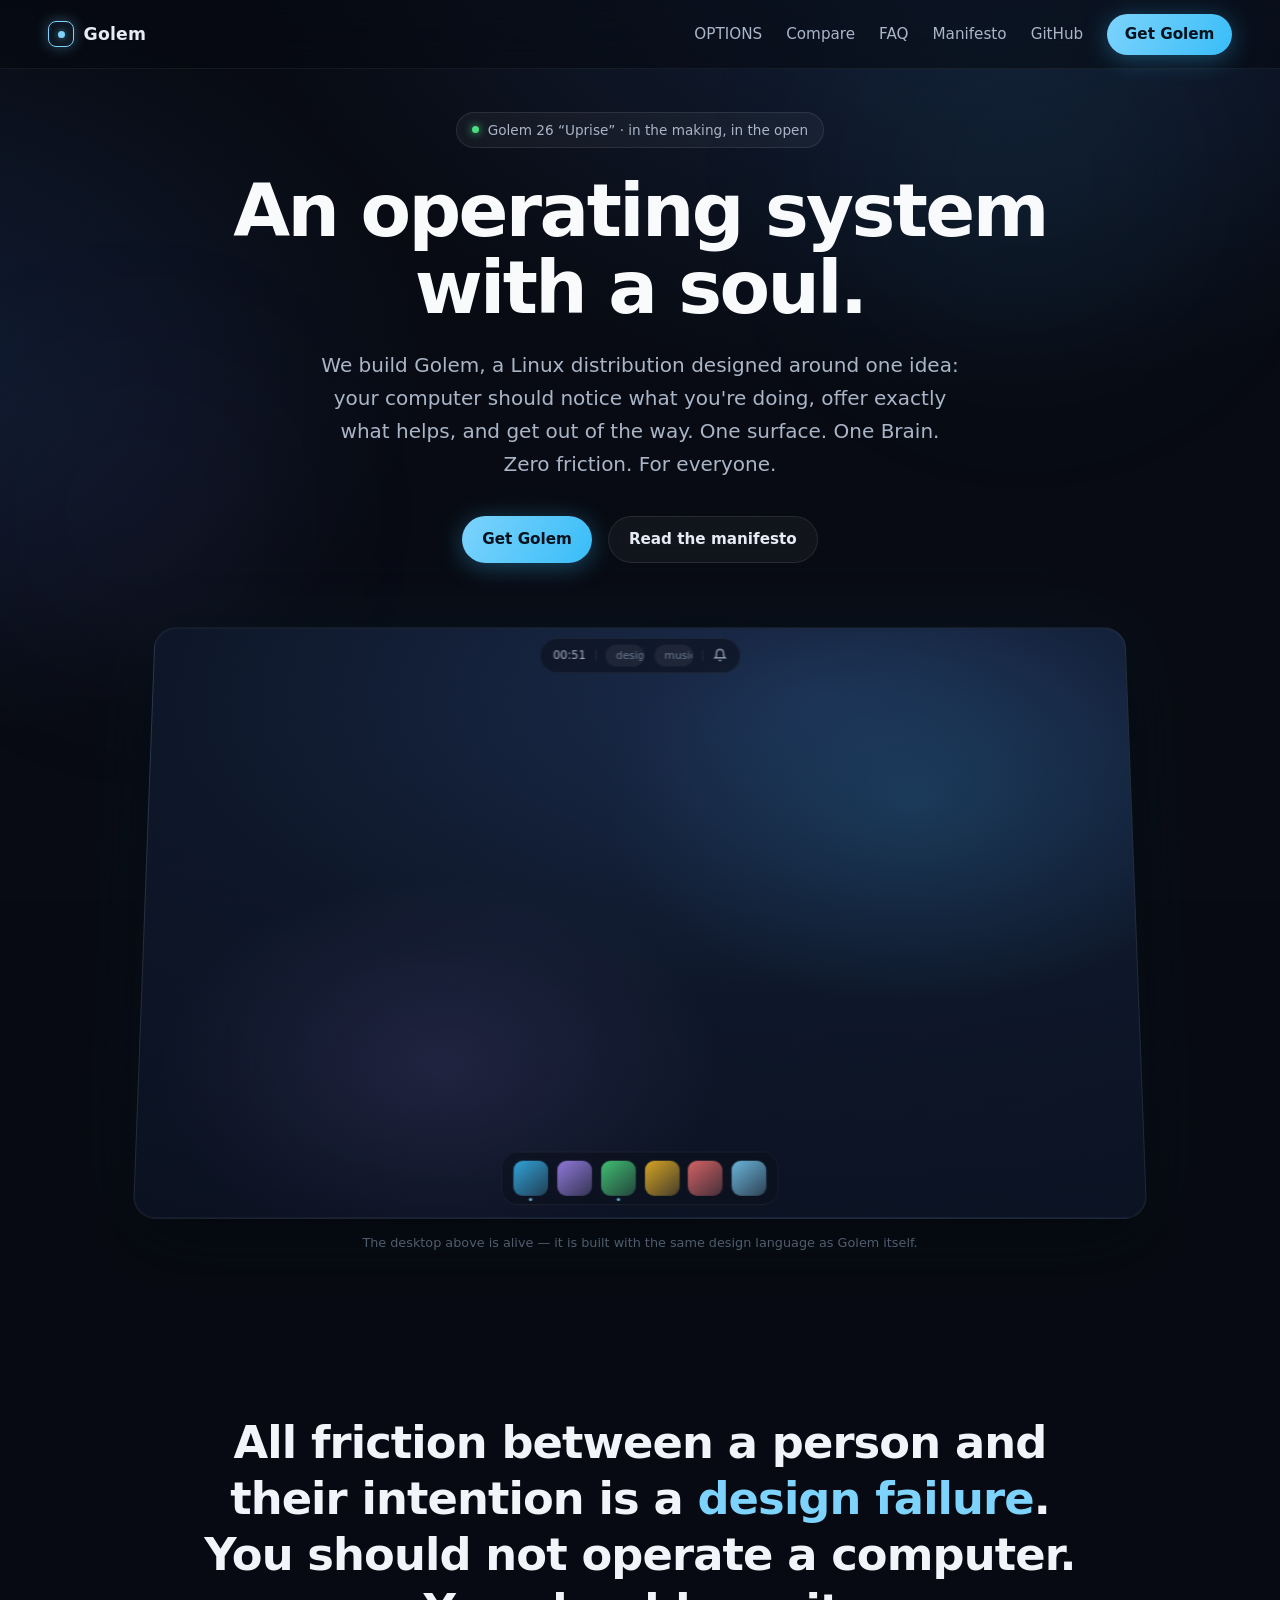
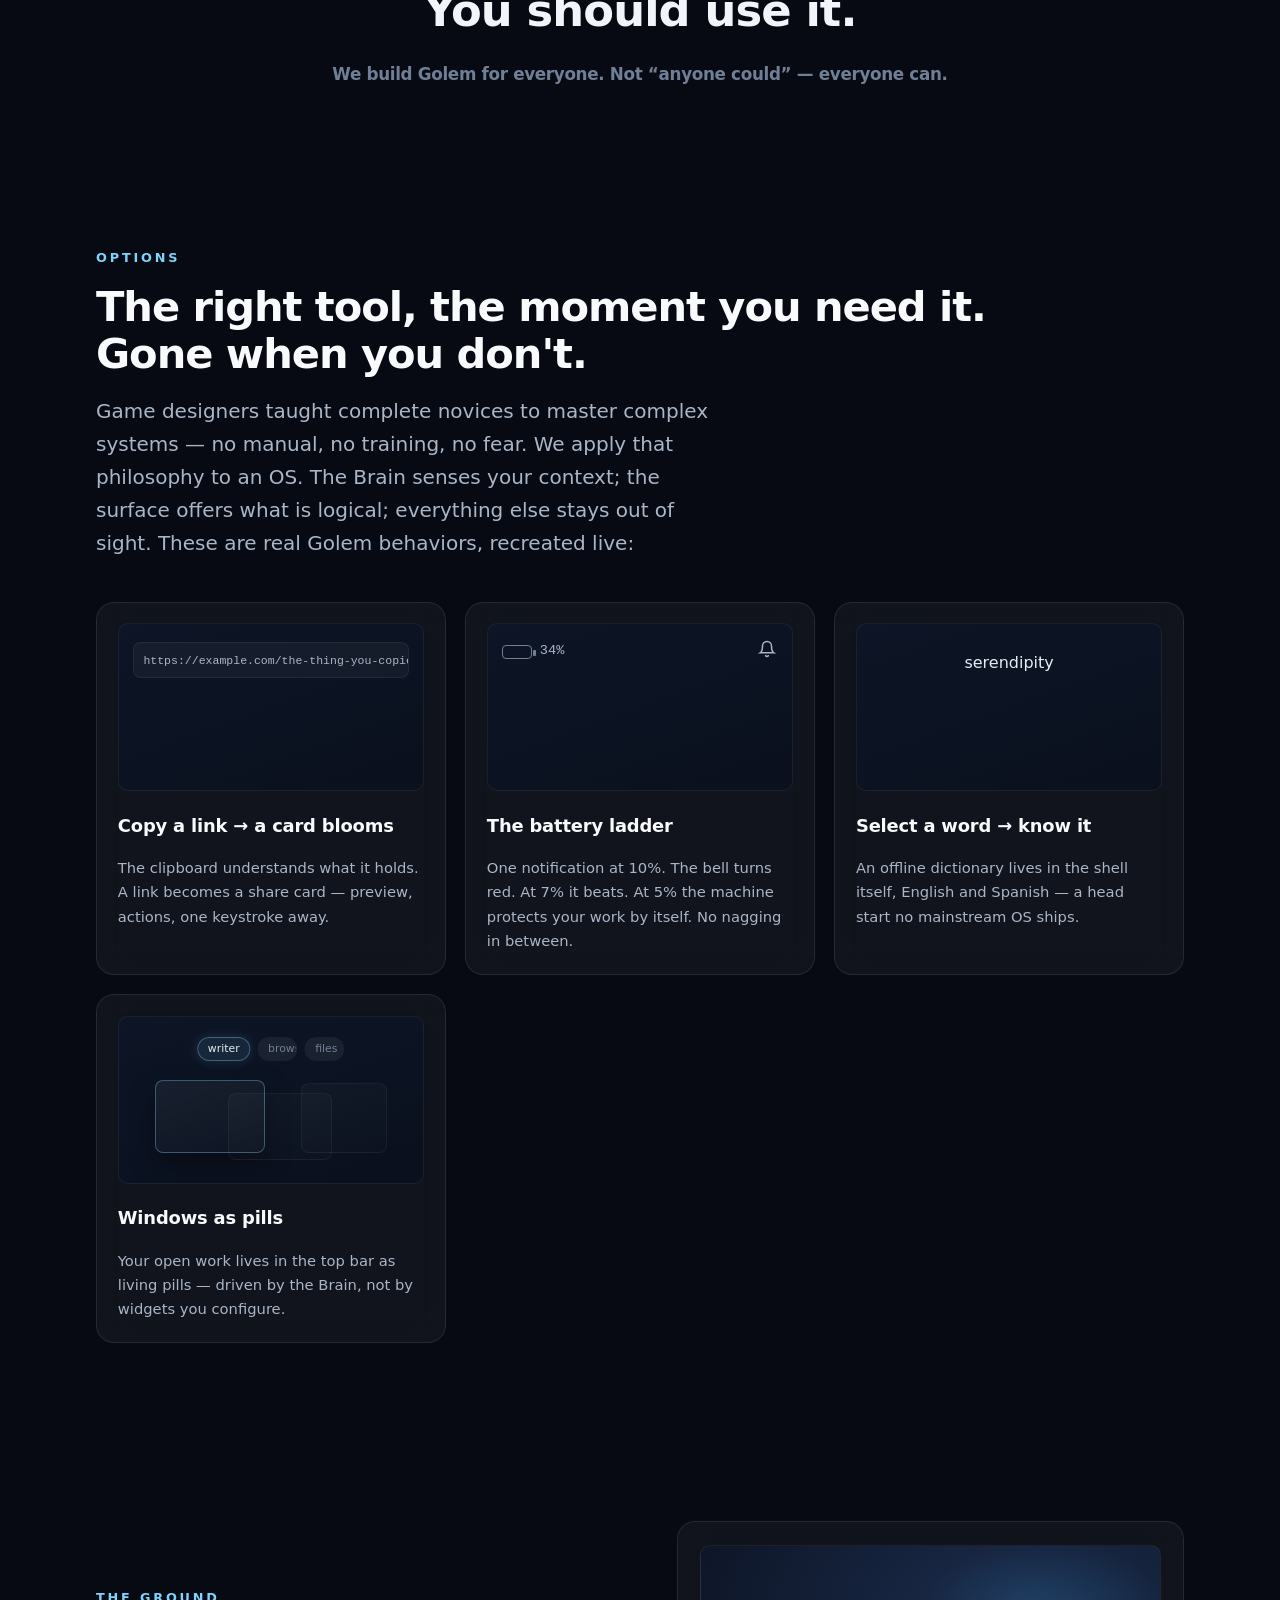
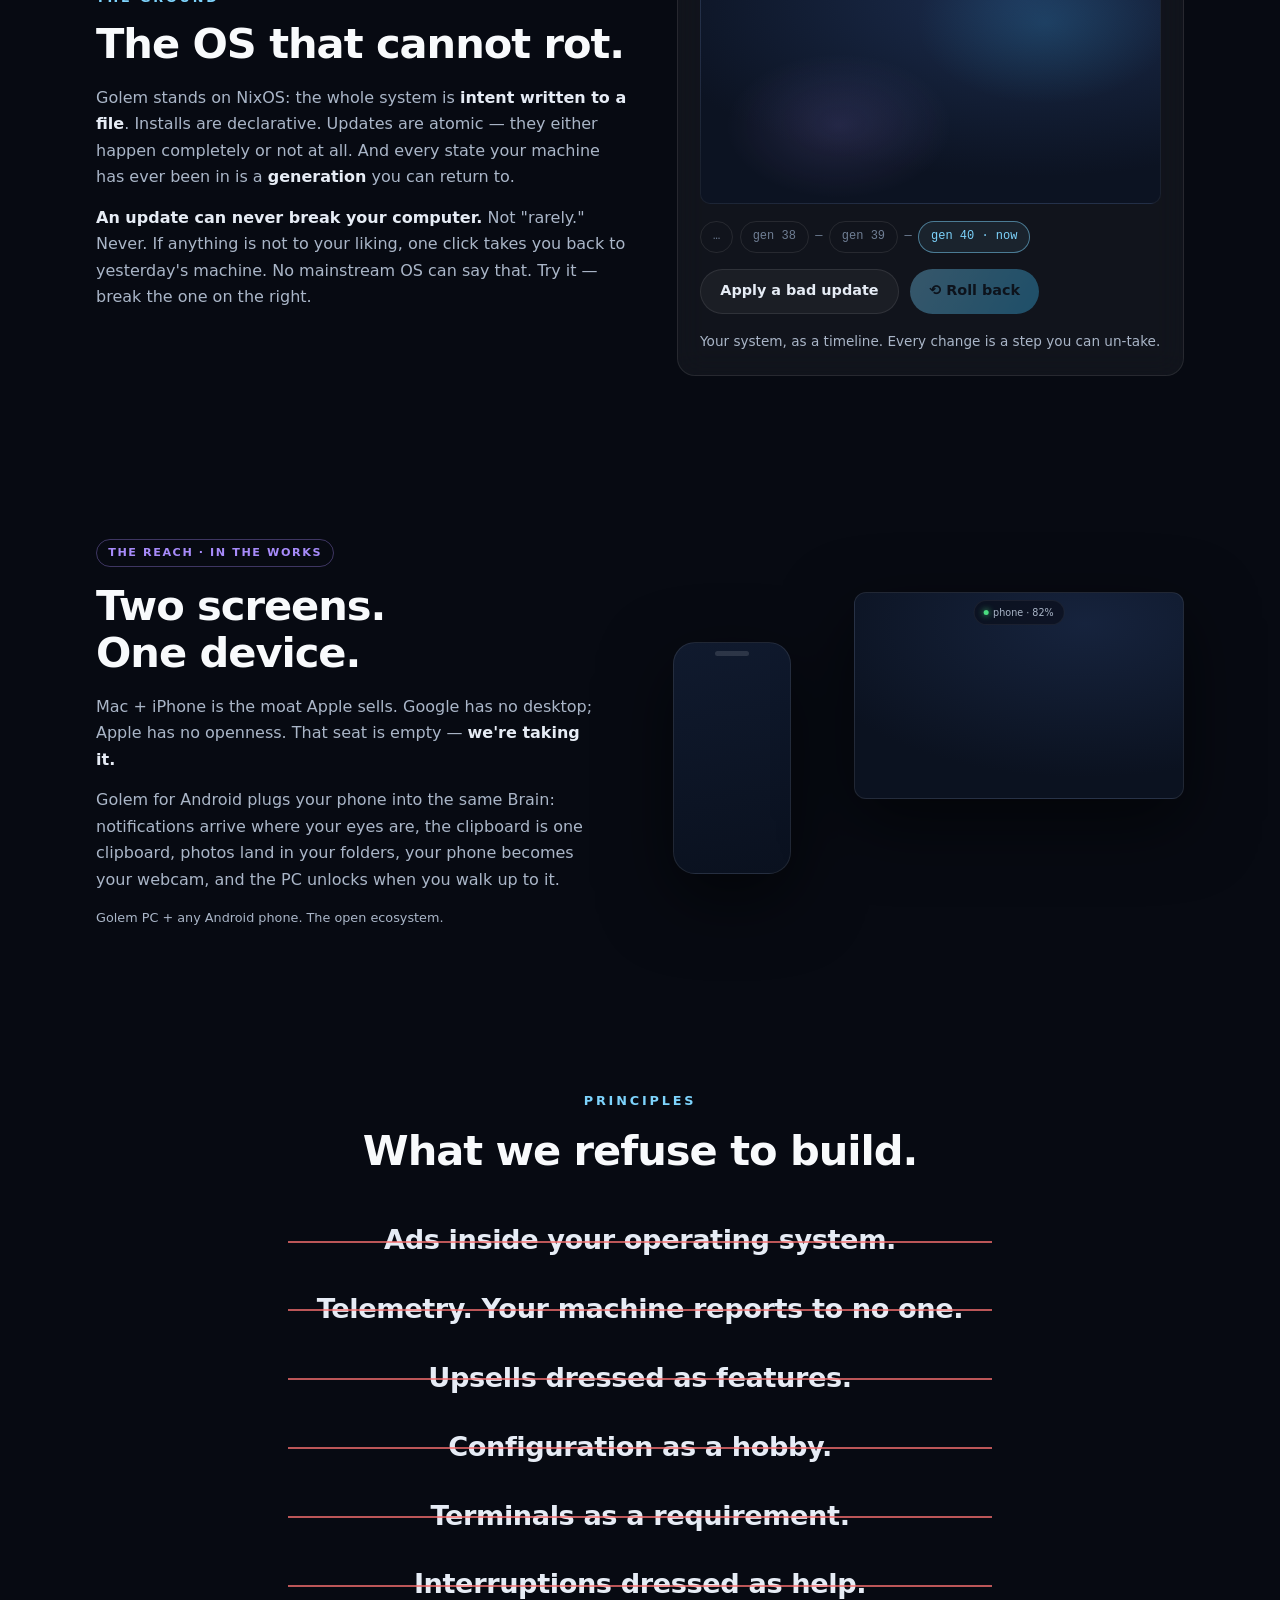
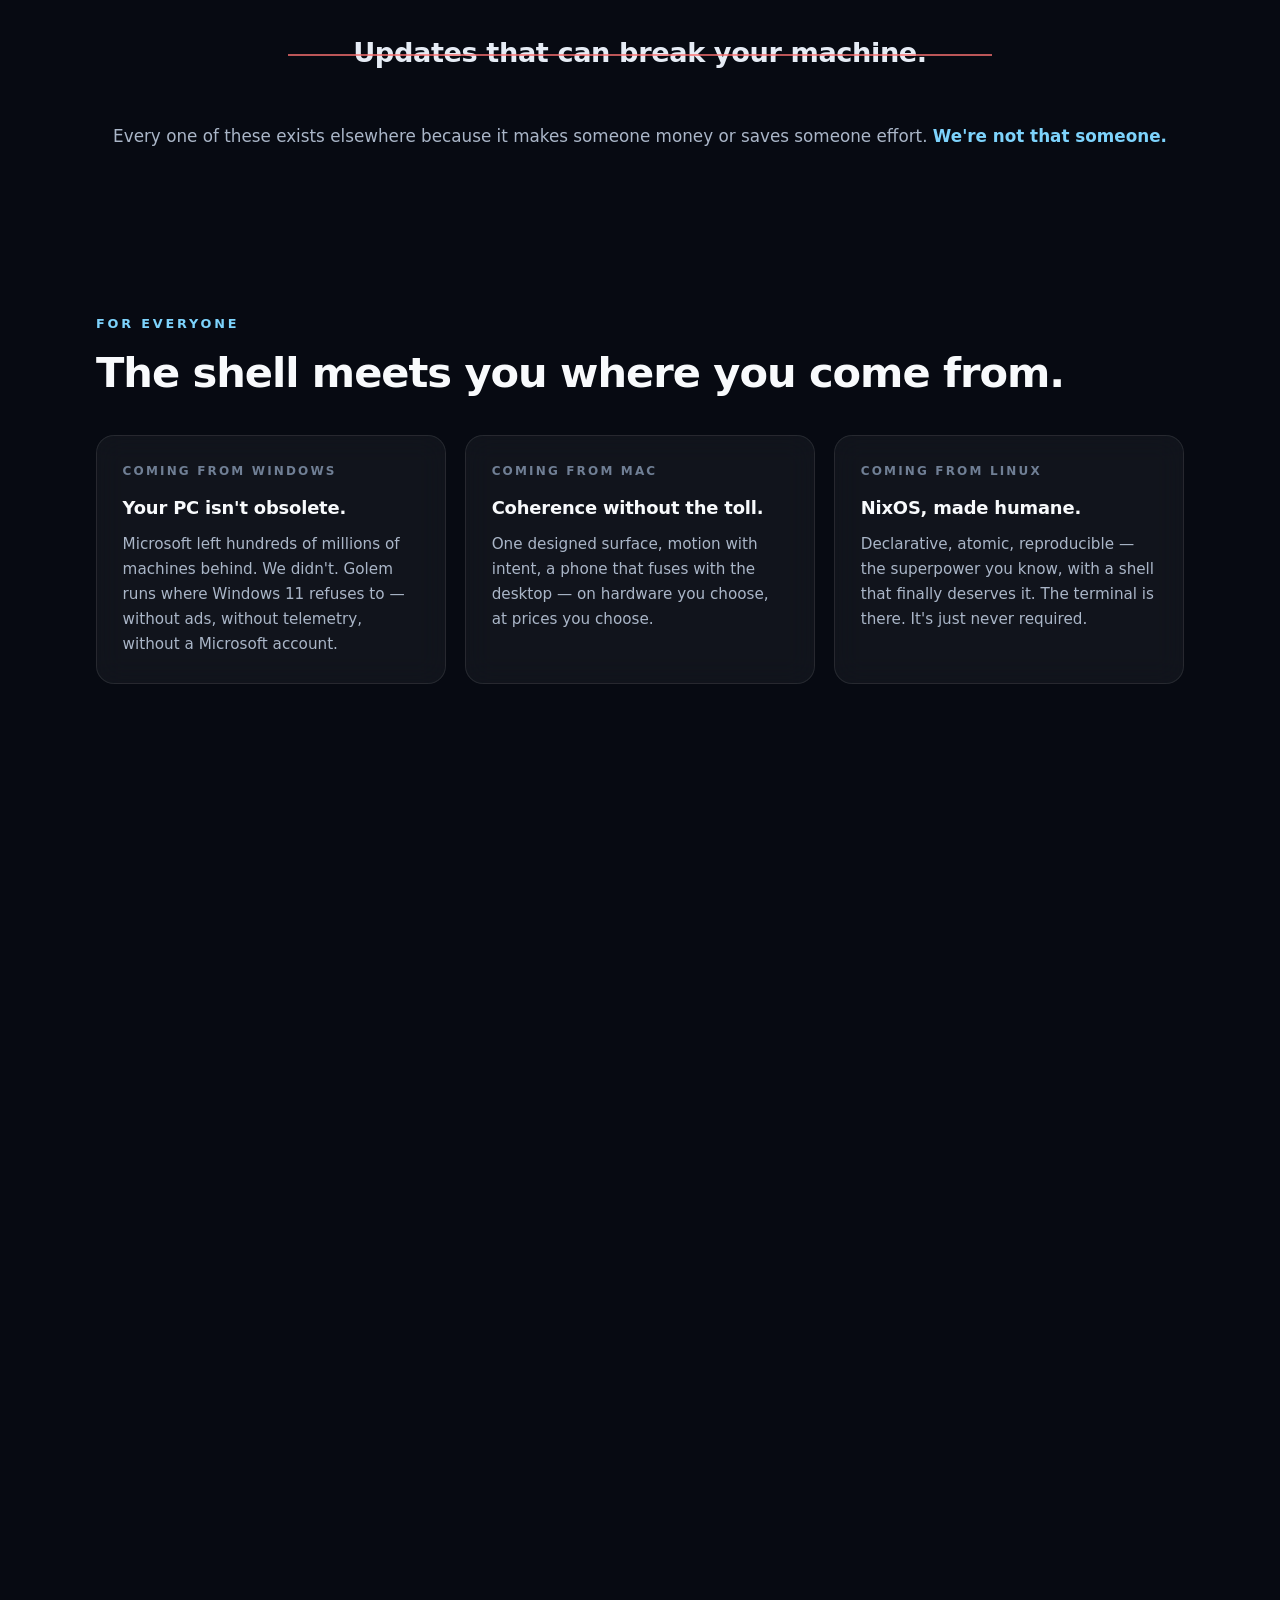
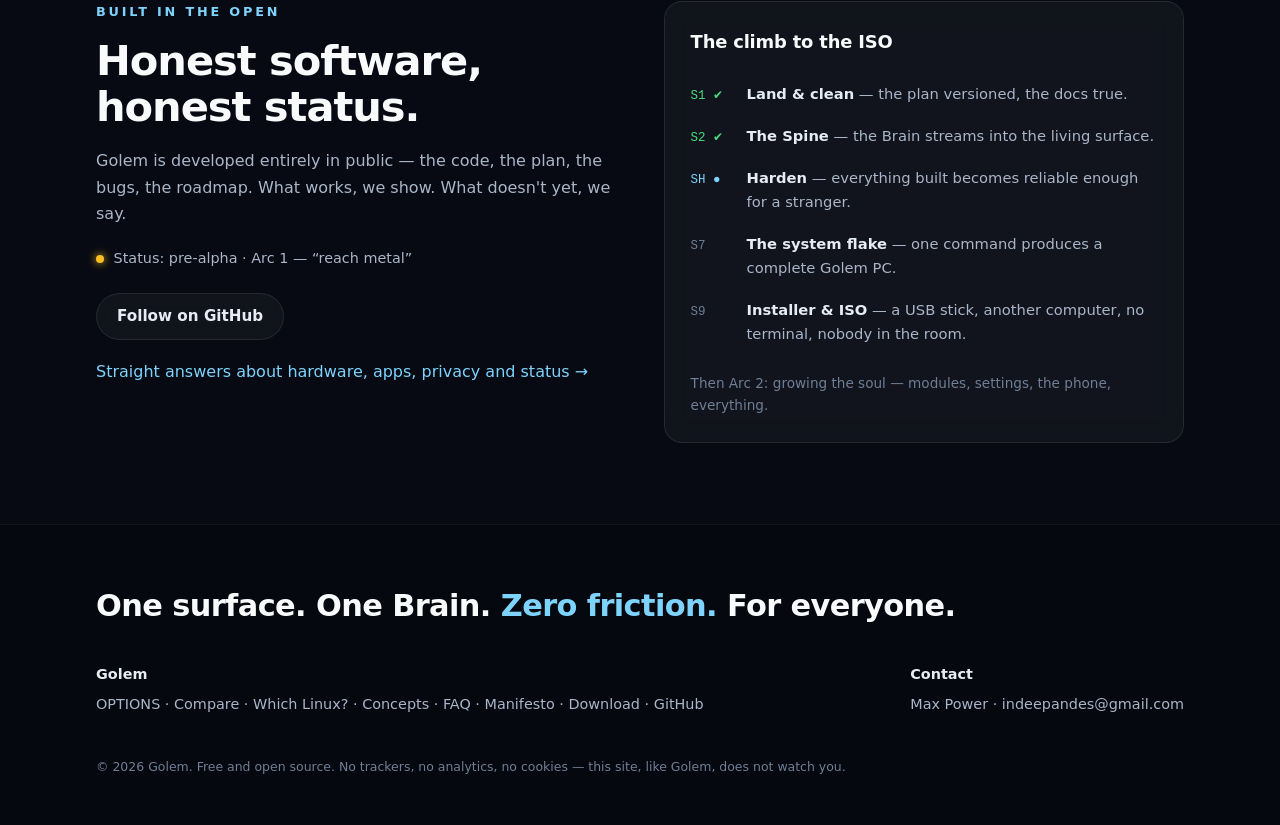
<file: index.html>
<!DOCTYPE html>
<html lang="en">
<head>
  <meta charset="UTF-8" />
  <meta name="viewport" content="width=device-width, initial-scale=1.0" />
  <title>Golem Linux — an operating system with a soul</title>
  <meta name="description" content="Golem Linux is a NixOS-based distribution built around OPTIONS: it notices what you're doing, offers exactly what helps, and gets out of the way. The Linux operating system that cannot rot — every update is atomic and every change rolls back." />
  <link rel="canonical" href="https://golem-os.com/" />
  <meta property="og:title" content="Golem Linux — an operating system with a soul" />
  <meta property="og:description" content="One surface. One Brain. Zero friction. For everyone. The Linux distribution that cannot rot." />
  <meta property="og:type" content="website" />
  <meta property="og:url" content="https://golem-os.com/" />
  <meta property="og:image" content="https://golem-os.com/assets/og-image.png" />
  <meta property="og:image:width" content="1200" />
  <meta property="og:image:height" content="630" />
  <meta property="og:site_name" content="Golem" />
  <meta name="twitter:card" content="summary_large_image" />
  <link rel="icon" href="data:image/svg+xml,%3Csvg xmlns='http://www.w3.org/2000/svg' viewBox='0 0 32 32'%3E%3Crect x='3' y='3' width='26' height='26' rx='8' fill='none' stroke='%237dd3fc' stroke-width='2.5'/%3E%3Ccircle cx='16' cy='16' r='4' fill='%237dd3fc'/%3E%3C/svg%3E" />
  <link rel="stylesheet" href="assets/styles.css" />
  <script type="application/ld+json">
  {
    "@context": "https://schema.org",
    "@graph": [
      {
        "@type": "Person",
        "@id": "https://golem-os.com/#max",
        "name": "Max Power",
        "email": "indeepandes@gmail.com",
        "url": "https://golem-os.com/",
        "sameAs": ["https://github.com/maxpoww"],
        "jobTitle": "Creator and developer of Golem Linux",
        "knowsAbout": [
          "Linux distributions",
          "NixOS",
          "Operating system design",
          "Wayland compositors",
          "Human-computer interaction"
        ]
      },
      {
        "@type": "Organization",
        "@id": "https://golem-os.com/#org",
        "name": "Golem",
        "url": "https://golem-os.com/",
        "logo": "https://golem-os.com/assets/og-image.png",
        "email": "indeepandes@gmail.com",
        "founder": { "@id": "https://golem-os.com/#max" },
        "sameAs": [
          "https://github.com/maxpoww/Golem",
          "https://github.com/maxpoww/Golem-web"
        ],
        "description": "An independent project building Golem Linux (also called Golem OS), a NixOS-based Linux distribution designed around a context engine called OPTIONS. Not affiliated with the Golem Network compute project or any other product named Golem."
      },
      {
        "@type": "WebSite",
        "@id": "https://golem-os.com/#website",
        "url": "https://golem-os.com/",
        "name": "Golem",
        "inLanguage": "en",
        "publisher": { "@id": "https://golem-os.com/#org" }
      },
      {
        "@type": "SoftwareApplication",
        "@id": "https://golem-os.com/#golem",
        "name": "Golem",
        "alternateName": ["Golem Linux", "Golem OS", "Golem 26 Uprise", "Golem Linux distribution"],
        "applicationCategory": "OperatingSystem",
        "applicationSubCategory": "Linux distribution",
        "operatingSystem": "Linux",
        "softwareVersion": "26",
        "releaseNotes": "Golem 26, codenamed Uprise. Pre-alpha as of August 2026: a bootable virtual machine can be built from source, and an installable ISO has not yet been released.",
        "url": "https://golem-os.com/",
        "downloadUrl": "https://golem-os.com/download.html",
        "installUrl": "https://golem-os.com/download.html",
        "codeRepository": "https://github.com/maxpoww/Golem",
        "license": "https://www.gnu.org/licenses/gpl-3.0.html",
        "isAccessibleForFree": true,
        "offers": {
          "@type": "Offer",
          "price": "0",
          "priceCurrency": "USD",
          "availability": "https://schema.org/PreOrder"
        },
        "author": { "@id": "https://golem-os.com/#max" },
        "publisher": { "@id": "https://golem-os.com/#org" },
        "softwareRequirements": "A 64-bit PC with a GPU capable of hardware-accelerated rendering. No TPM 2.0, Secure Boot or CPU allowlist requirement. Building the virtual machine additionally requires an existing Linux system with Nix and flakes enabled.",
        "description": "Golem is a NixOS-based Linux operating system built around OPTIONS, a context engine that senses what the user is doing and surfaces exactly the tool that helps, then removes it. Because it is built on NixOS, updates are atomic and every previous system state remains bootable, so an update cannot leave the machine broken.",
        "featureList": [
          "OPTIONS: a context engine that surfaces tools based on what the user is doing",
          "Atomic updates with one-click rollback to any previous system generation",
          "Declarative, reproducible system configuration inherited from NixOS",
          "A purpose-built GPU-rendered shell: dock, launcher, notifications, clipboard history",
          "An offline English and Spanish dictionary built into the shell",
          "No telemetry, no advertising, and no online account requirement",
          "Planned deep Android phone integration built on the KDE Connect protocol"
        ]
      }
    ]
  }
  </script>
</head>
<body>

  <a class="skip" href="#main">Skip to content</a>

  <div class="substrate" aria-hidden="true">
    <div class="aurora a1"></div>
    <div class="aurora a2"></div>
    <div class="aurora a3"></div>
  </div>

  <nav>
    <a class="brand" href="index.html"><span class="mark" aria-hidden="true"></span>Golem</a>
    <div class="links">
      <a href="options.html">OPTIONS</a>
      <a href="compare.html">Compare</a>
      <a href="faq.html">FAQ</a>
      <a href="manifesto.html">Manifesto</a>
      <a href="https://github.com/maxpoww/Golem">GitHub</a>
      <a class="btn" href="download.html">Get Golem</a>
    </div>
  </nav>

  <main id="main">

    <!-- ═══ Hero ═══ -->
    <section class="hero">
      <div class="copy">
        <span class="release rv in"><span class="pulse"></span>Golem 26 “Uprise” · in the making, in the open</span>
        <h1 class="rv in">An operating system<br />with a soul.</h1>
        <p class="lead rv in d1">We build Golem, a Linux distribution designed around one
        idea: your computer should notice what you're doing, offer exactly what helps,
        and get out of the way. One surface. One Brain. Zero friction. For everyone.</p>
        <div class="ctas rv in d2">
          <a class="btn" href="download.html">Get Golem</a>
          <a class="btn ghost" href="manifesto.html">Read the manifesto</a>
        </div>
      </div>

      <div class="scene rv in d3">
        <div class="desktop" id="hero-desktop" role="img" aria-label="The Golem desktop: a top bar, a dock, and an OPTIONS surface appearing when it is useful.">
          <div class="g-topbar">
            <span id="g-clock">–:–</span>
            <span class="sep"></span>
            <span class="g-pill on" id="hero-pill">design-doc — writer</span>
            <span class="g-pill">music</span>
            <span class="sep"></span>
            <span class="g-bell" aria-hidden="true"><svg viewBox="0 0 24 24" fill="none" stroke-width="2" stroke-linecap="round"><path d="M18 8a6 6 0 10-12 0c0 7-3 9-3 9h18s-3-2-3-9"/><path d="M13.7 21a2 2 0 01-3.4 0"/></svg></span>
          </div>

          <div class="g-obox" id="hero-obox" aria-hidden="true">
            <div class="tag">Options · you copied a link</div>
            <div class="g-card">
              <div class="thumb"></div>
              <div style="flex:1"><div class="t1"></div><div class="t2"></div><div class="t3"></div></div>
            </div>
            <div class="row">
              <span class="chip hot">Open</span>
              <span class="chip">Send to phone</span>
              <span class="chip">Save</span>
            </div>
          </div>

          <div class="g-dock" aria-hidden="true">
            <span class="g-app running" style="--tint:#38bdf8"></span>
            <span class="g-app" style="--tint:#a78bfa"></span>
            <span class="g-app running" style="--tint:#4ade80"></span>
            <span class="g-app" style="--tint:#fbbf24"></span>
            <span class="g-app" style="--tint:#f87171"></span>
            <span class="g-app" style="--tint:#7dd3fc"></span>
          </div>
        </div>
        <p class="hint">The desktop above is alive — it is built with the same design language as Golem itself.</p>
      </div>
    </section>

    <!-- ═══ The idea ═══ -->
    <section class="statement">
      <div class="wrap">
        <p class="rv">All friction between a person and their intention
        is a <em>design failure</em>. You should not operate a computer.
        You should use it.</p>
        <p class="who rv d1">We build Golem for everyone. Not “anyone could” — <b>everyone can</b>.</p>
      </div>
    </section>

    <!-- ═══ OPTIONS demos ═══ -->
    <section id="options">
      <div class="wrap">
        <div class="kicker rv">OPTIONS</div>
        <h2 class="rv">The right tool, the moment you need it.<br />Gone when you don't.</h2>
        <p class="lead rv d1">Game designers taught complete novices to master complex
        systems — no manual, no training, no fear. We apply that philosophy to an OS.
        The Brain senses your context; the surface offers what is logical; everything
        else stays out of sight. These are real Golem behaviors, recreated live:</p>

        <div class="demos">
          <div class="demo glass rv">
            <div class="stage">
              <div class="d-url" id="d-url">https://example.com/the-thing-you-copied</div>
              <div class="d-share" id="d-share">
                <div class="thumb"></div>
                <div class="lines"><div class="l1"></div><div class="l2"></div></div>
              </div>
            </div>
            <h3>Copy a link → a card blooms</h3>
            <p>The clipboard understands what it holds. A link becomes a share card —
            preview, actions, one keystroke away.</p>
          </div>

          <div class="demo glass rv d1">
            <div class="stage">
              <div class="d-batt" id="d-batt">
                <span class="shell"><span class="juice"></span></span>
                <span id="d-pct">34%</span>
              </div>
              <div class="d-bellbox"><span class="g-bell" id="d-bell" aria-hidden="true"><svg viewBox="0 0 24 24" fill="none" stroke-width="2" stroke-linecap="round"><path d="M18 8a6 6 0 10-12 0c0 7-3 9-3 9h18s-3-2-3-9"/><path d="M13.7 21a2 2 0 01-3.4 0"/></svg></span></div>
              <div class="d-notif" id="d-notif">Battery low — 10% remaining</div>
              <div class="d-suspend" id="d-suspend">suspending · your work is safe</div>
            </div>
            <h3>The battery ladder</h3>
            <p>One notification at 10%. The bell turns red. At 7% it beats.
            At 5% the machine protects your work by itself. No nagging in between.</p>
          </div>

          <div class="demo glass rv d2">
            <div class="stage">
              <span class="d-word" id="d-word">serendipity</span>
              <div class="d-def" id="d-def"><b>serendipity</b> <i>· noun</i><br />
              the occurrence of events by chance in a happy or beneficial way.
              <i>Offline. English &amp; Spanish. Built in.</i></div>
            </div>
            <h3>Select a word → know it</h3>
            <p>An offline dictionary lives in the shell itself, English and Spanish —
            a head start no mainstream OS ships.</p>
          </div>

          <div class="demo glass rv d3">
            <div class="stage" id="d-winstage">
              <div class="d-pills" id="d-pills">
                <span class="g-pill on">writer</span>
                <span class="g-pill">browser</span>
                <span class="g-pill">files</span>
              </div>
              <div class="d-win front" style="left:12%; top:38%; width:36%; height:44%"></div>
              <div class="d-win" style="left:36%; top:46%; width:34%; height:40%"></div>
              <div class="d-win" style="left:60%; top:40%; width:28%; height:42%"></div>
            </div>
            <h3>Windows as pills</h3>
            <p>Your open work lives in the top bar as living pills — driven by the
            Brain, not by widgets you configure.</p>
          </div>
        </div>
      </div>
    </section>

    <!-- ═══ Rollback ═══ -->
    <section class="rollback" id="rollback">
      <div class="wrap">
        <div class="rb-grid">
          <div class="feature-copy rv">
            <div class="kicker">The ground</div>
            <h2>The OS that cannot rot.</h2>
            <p>Golem stands on NixOS: the whole system is <strong>intent written to a
            file</strong>. Installs are declarative. Updates are atomic — they either
            happen completely or not at all. And every state your machine has ever
            been in is a <strong>generation</strong> you can return to.</p>
            <p><strong>An update can never break your computer.</strong> Not "rarely."
            Never. If anything is not to your liking, one click takes you back to
            yesterday's machine. No mainstream OS can say that. Try it — break the
            one on the right.</p>
          </div>

          <div class="rb-demo glass rv d1">
            <div class="rb-screen" id="rb-screen">
              <div class="deco"></div>
              <div class="rb-err" id="rb-err">✕ compositor failed to start<br />wallpaperd: segmentation fault</div>
              <div class="rb-heal"></div>
            </div>
            <div class="rb-timeline">
              <span class="rb-gen">…</span>
              <span class="rb-gen">gen 38</span>
              <span class="rb-link">—</span>
              <span class="rb-gen">gen 39</span>
              <span class="rb-link">—</span>
              <span class="rb-gen now" id="rb-gen-now">gen 40 · now</span>
              <span class="rb-gen" id="rb-gen-bad" style="display:none">gen 41</span>
            </div>
            <div class="rb-actions">
              <button class="danger" id="rb-break">Apply a bad update</button>
              <button class="save" id="rb-back" disabled>⟲ Roll back</button>
            </div>
            <p class="rb-toast" id="rb-toast">Your system, as a timeline. Every change is a step you can un-take.</p>
          </div>
        </div>
      </div>
    </section>

    <!-- ═══ Phone fusion ═══ -->
    <section id="android">
      <div class="wrap">
        <div class="fusion-grid">
          <div class="feature-copy rv">
            <span class="badge">The reach · in the works</span>
            <h2>Two screens.<br />One device.</h2>
            <p>Mac + iPhone is the moat Apple sells. Google has no desktop; Apple has
            no openness. That seat is empty — <strong>we're taking it.</strong></p>
            <p>Golem for Android plugs your phone into the same Brain: notifications
            arrive where your eyes are, the clipboard is one clipboard, photos land
            in your folders, your phone becomes your webcam, and the PC unlocks when
            you walk up to it.</p>
            <p class="f-note">Golem PC + any Android phone. The open ecosystem.</p>
          </div>
          <div class="fusion-stage rv d1" id="fusion-stage" aria-label="Notifications and clipboard items flying from a phone into the Golem desktop">
            <div class="f-phone" aria-hidden="true"></div>
            <div class="f-laptop" aria-hidden="true">
              <div class="f-top"><span class="f-pp"><span class="sig"></span>phone · 82%</span></div>
            </div>
          </div>
        </div>
      </div>
    </section>

    <!-- ═══ Refusals ═══ -->
    <section class="refusals">
      <div class="wrap">
        <div class="kicker rv">Principles</div>
        <h2 class="rv">What we refuse to build.</h2>
        <div class="refuse-list">
          <div class="refuse">Ads inside your operating system.</div>
          <div class="refuse">Telemetry. Your machine reports to no one.</div>
          <div class="refuse">Upsells dressed as features.</div>
          <div class="refuse">Configuration as a hobby.</div>
          <div class="refuse">Terminals as a requirement.</div>
          <div class="refuse">Interruptions dressed as help.</div>
          <div class="refuse">Updates that can break your machine.</div>
        </div>
        <p class="refuse-close rv">Every one of these exists elsewhere because it makes someone money
        or saves someone effort. <b>We're not that someone.</b></p>
      </div>
    </section>

    <!-- ═══ Doors ═══ -->
    <section>
      <div class="wrap">
        <div class="kicker rv">For everyone</div>
        <h2 class="rv">The shell meets you where you come from.</h2>
        <div class="doors">
          <div class="door glass rv">
            <div class="from">Coming from Windows</div>
            <h3>Your PC isn't obsolete.</h3>
            <p>Microsoft left hundreds of millions of machines behind. We didn't.
            Golem runs where Windows 11 refuses to — without ads, without telemetry,
            without a Microsoft account.</p>
          </div>
          <div class="door glass rv d1">
            <div class="from">Coming from Mac</div>
            <h3>Coherence without the toll.</h3>
            <p>One designed surface, motion with intent, a phone that fuses with the
            desktop — on hardware you choose, at prices you choose.</p>
          </div>
          <div class="door glass rv d2">
            <div class="from">Coming from Linux</div>
            <h3>NixOS, made humane.</h3>
            <p>Declarative, atomic, reproducible — the superpower you know, with a
            shell that finally deserves it. The terminal is there. It's just never
            required.</p>
          </div>
        </div>
        <p style="margin-top:2rem" class="rv"><a href="compare.html">See Golem measured against Windows, macOS, Ubuntu, Silverblue and NixOS — including where we lose →</a></p>
        <p style="margin-top:0.6rem" class="rv"><a href="choose.html">Not sure Golem is for you? Our honest guide to which Linux you should install instead →</a></p>
      </div>
    </section>

    <!-- ═══ Anatomy teaser ═══ -->
    <section>
      <div class="wrap">
        <div class="kicker rv">How we build it</div>
        <h2 class="rv">One organism. Four organs.</h2>
        <div class="anatomy">
          <div class="organ glass rv"><span class="glyph">🧠</span>
            <h3>The Brain <span>options-engine</span></h3>
            <p>Senses your context — windows, media, git, phone, battery — and decides
            what is logical to offer.</p>
          </div>
          <div class="organ glass rv d1"><span class="glyph">🌊</span>
            <h3>The Body <span>waverunner</span></h3>
            <p>The one living surface you see: dock, openbox, the OPTIONS boxes.
            GPU-rendered, animated with intent, idle at rest.</p>
          </div>
          <div class="organ glass rv d2"><span class="glyph">⛰️</span>
            <h3>The Ground <span>NixOS</span></h3>
            <p>Declarative and reproducible. Installs are intent written to a file;
            updates are atomic; any change rolls back. The system cannot rot.</p>
          </div>
          <div class="organ glass rv d3"><span class="glyph">📱</span>
            <h3>The Reach <span>Golem for Android</span></h3>
            <p>Your phone, fused into the same Brain — our answer to the Mac+iPhone
            ecosystem, on the seat Google and Apple left empty.</p>
          </div>
        </div>
        <p style="margin-top:2rem" class="rv"><a href="options.html">The full philosophy →</a></p>
      </div>
    </section>

    <!-- ═══ Built in the open ═══ -->
    <section>
      <div class="wrap">
        <div class="open-grid">
          <div class="rv">
            <div class="kicker">Built in the open</div>
            <h2>Honest software,<br />honest status.</h2>
            <p class="dim">Golem is developed entirely in public — the code, the plan,
            the bugs, the roadmap. What works, we show. What doesn't yet, we say.</p>
            <div class="status-line"><span class="status-dot"></span>
              Status: pre-alpha · Arc 1 — “reach metal”</div>
            <p style="margin-top:1.4rem"><a class="btn ghost" href="https://github.com/maxpoww/Golem">Follow on GitHub</a></p>
            <p style="margin-top:1.2rem"><a href="faq.html">Straight answers about hardware, apps, privacy and status →</a></p>
          </div>
          <div class="glass rv d1" style="padding:1.6rem">
            <h3 style="margin-bottom:0.4rem">The climb to the ISO</h3>
            <div class="arc">
              <div class="arc-step"><span class="id done">S1 ✔</span><span class="what"><b>Land &amp; clean</b> — the plan versioned, the docs true.</span></div>
              <div class="arc-step"><span class="id done">S2 ✔</span><span class="what"><b>The Spine</b> — the Brain streams into the living surface.</span></div>
              <div class="arc-step"><span class="id doing">SH ●</span><span class="what"><b>Harden</b> — everything built becomes reliable enough for a stranger.</span></div>
              <div class="arc-step"><span class="id">S7</span><span class="what"><b>The system flake</b> — one command produces a complete Golem PC.</span></div>
              <div class="arc-step"><span class="id">S9</span><span class="what"><b>Installer &amp; ISO</b> — a USB stick, another computer, no terminal, nobody in the room.</span></div>
            </div>
            <p class="faint" style="margin-top:1rem; font-size:0.85rem">Then Arc 2: growing the soul — modules, settings, the phone, everything.</p>
          </div>
        </div>
      </div>
    </section>

  </main>

  <footer>
    <div class="foot-wrap">
      <p class="foot-tag">One surface. One Brain. <span>Zero friction.</span> For everyone.</p>
      <div class="foot-cols">
        <div class="col">
          <b>Golem</b>
          <a href="options.html">OPTIONS</a> · <a href="compare.html">Compare</a> ·
          <a href="choose.html">Which Linux?</a> · <a href="concepts.html">Concepts</a> ·
          <a href="faq.html">FAQ</a> ·
          <a href="manifesto.html">Manifesto</a> ·
          <a href="download.html">Download</a> · <a href="https://github.com/maxpoww/Golem">GitHub</a>
        </div>
        <div class="col">
          <b>Contact</b>
          Max Power · <a href="mailto:indeepandes@gmail.com">indeepandes@gmail.com</a>
        </div>
      </div>
      <p class="foot-note">© <span id="yr"></span> Golem. Free and open source.
      No trackers, no analytics, no cookies — this site, like Golem, does not watch you.</p>
    </div>
  </footer>

  <script src="assets/golem.js"></script>
</body>
</html>
</file>
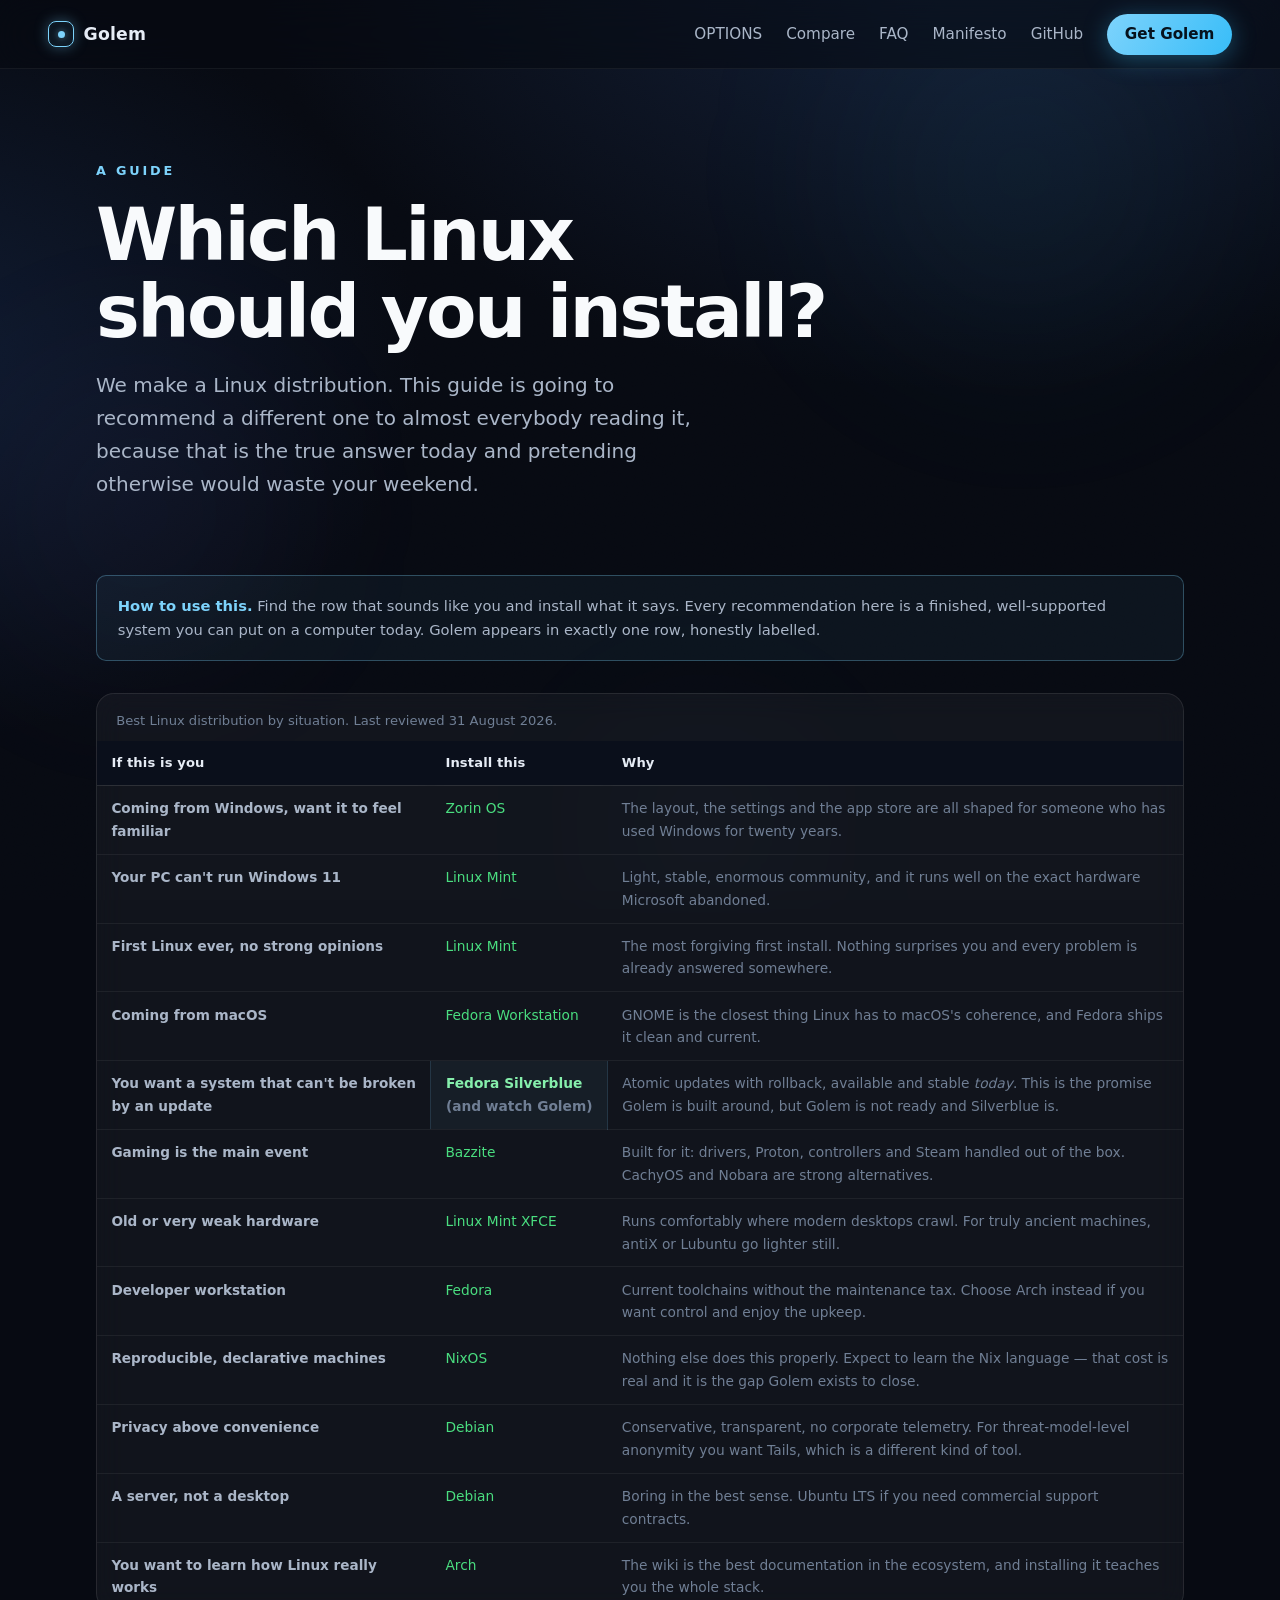
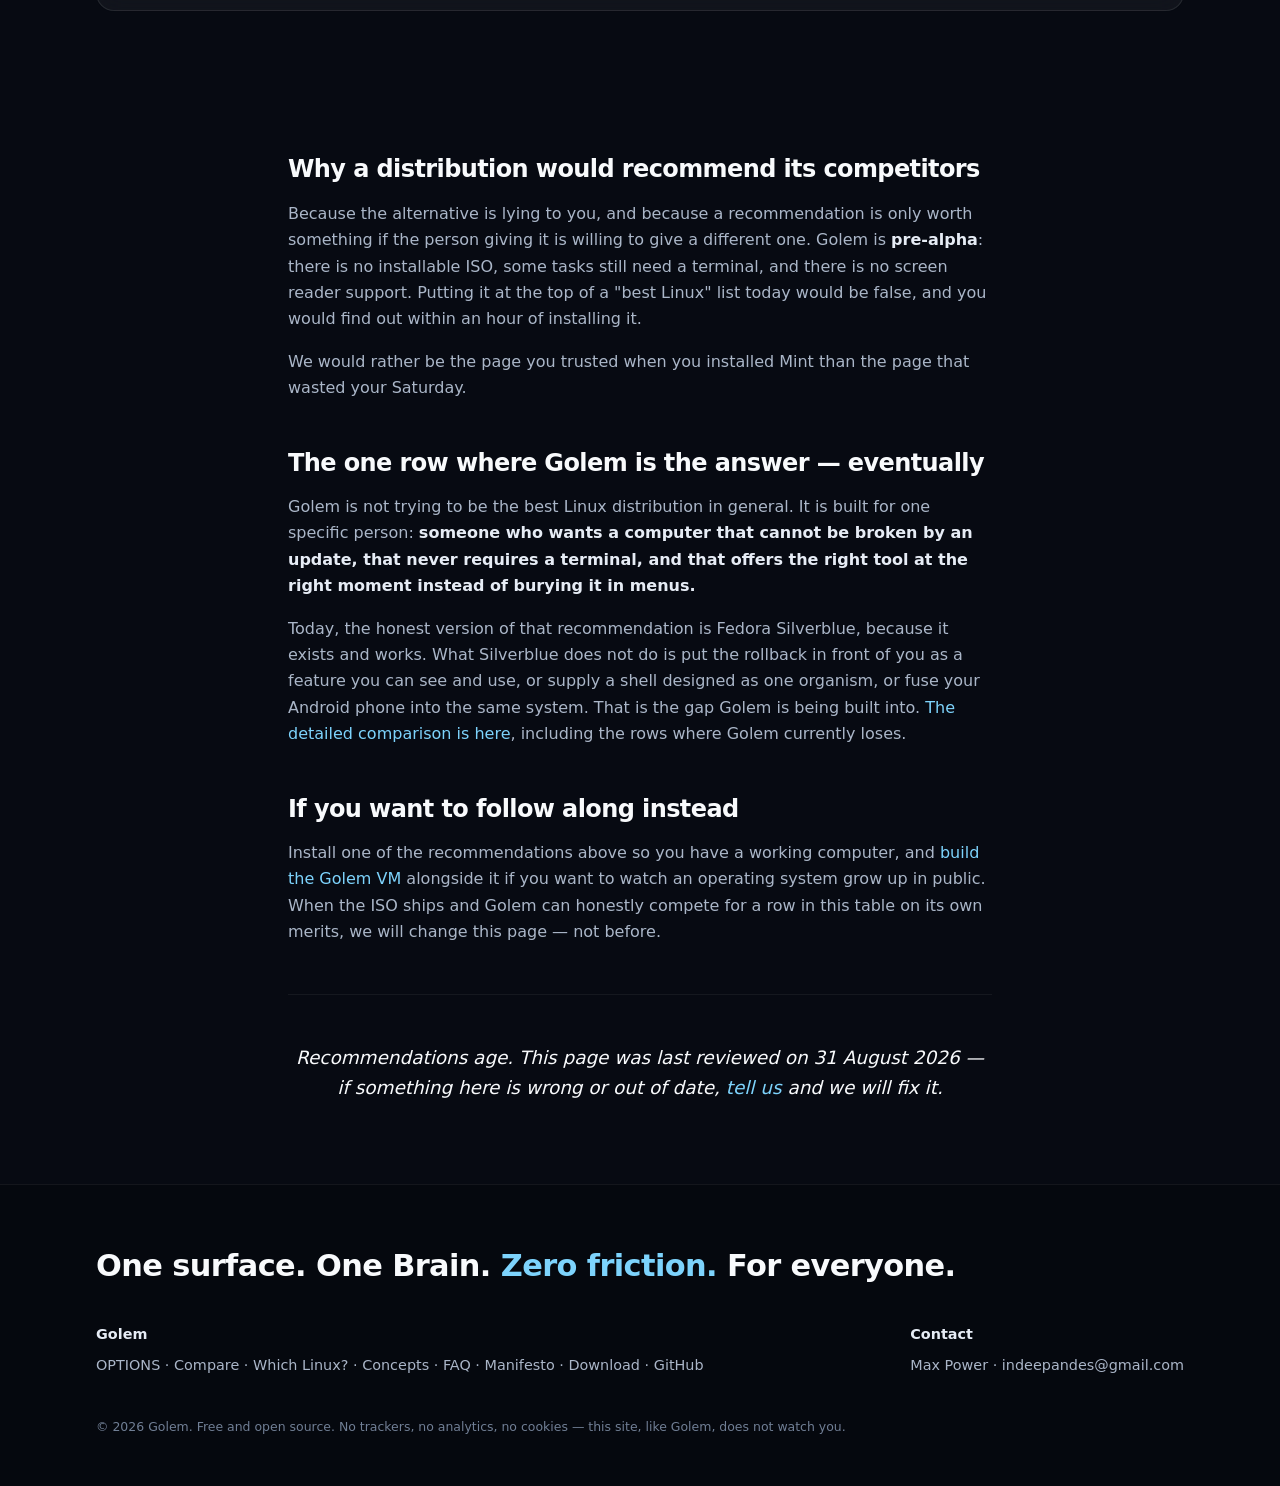
<file: choose.html>
<!DOCTYPE html>
<html lang="en">
<head>
  <meta charset="UTF-8" />
  <meta name="viewport" content="width=device-width, initial-scale=1.0" />
  <title>Which Linux should you actually install? An honest guide</title>
  <meta name="description" content="A guide to choosing the best Linux distribution for your situation — written by people who make one and will still tell you to install a different one. Covers Windows switchers, old hardware, gaming, developers and unbreakable systems." />
  <link rel="canonical" href="https://golem-os.com/choose.html" />
  <meta property="og:title" content="Which Linux should you actually install?" />
  <meta property="og:description" content="We make a Linux distribution, and this guide will mostly recommend other ones. Honest picks by situation." />
  <meta property="og:type" content="article" />
  <meta property="og:url" content="https://golem-os.com/choose.html" />
  <meta property="og:image" content="https://golem-os.com/assets/og-image.png" />
  <meta property="og:site_name" content="Golem" />
  <meta name="twitter:card" content="summary_large_image" />
  <link rel="icon" href="data:image/svg+xml,%3Csvg xmlns='http://www.w3.org/2000/svg' viewBox='0 0 32 32'%3E%3Crect x='3' y='3' width='26' height='26' rx='8' fill='none' stroke='%237dd3fc' stroke-width='2.5'/%3E%3Ccircle cx='16' cy='16' r='4' fill='%237dd3fc'/%3E%3C/svg%3E" />
  <link rel="stylesheet" href="assets/styles.css" />
  <script type="application/ld+json">
  {
    "@context": "https://schema.org",
    "@type": "TechArticle",
    "headline": "Which Linux should you actually install? An honest guide to choosing a distribution",
    "description": "A guide to choosing the best Linux distribution for a given situation — Windows switchers, machines rejected by Windows 11, gaming, development, older hardware, and systems that must not break — written by the developers of Golem Linux, who recommend other distributions for most cases.",
    "datePublished": "2026-08-31",
    "dateModified": "2026-08-31",
    "inLanguage": "en",
    "author": { "@id": "https://golem-os.com/#max" },
    "publisher": { "@id": "https://golem-os.com/#org" },
    "mainEntityOfPage": { "@type": "WebPage", "@id": "https://golem-os.com/choose.html" },
    "about": [
      { "@type": "Thing", "name": "Linux distribution" },
      { "@type": "Thing", "name": "Operating system selection" }
    ]
  }
  </script>
  <script type="application/ld+json">
  {
    "@context": "https://schema.org",
    "@graph": [
      {
        "@type": "BreadcrumbList",
        "itemListElement": [
          { "@type": "ListItem", "position": 1, "name": "Golem Linux", "item": "https://golem-os.com/" },
          { "@type": "ListItem", "position": 2, "name": "Which Linux should you install?", "item": "https://golem-os.com/choose.html" }
        ]
      },
      {
        "@type": "WebPage",
        "@id": "https://golem-os.com/choose.html",
        "url": "https://golem-os.com/choose.html",
        "name": "Which Linux should you install?",
        "isPartOf": { "@id": "https://golem-os.com/#website" },
        "about": { "@id": "https://golem-os.com/#golem" },
        "publisher": { "@id": "https://golem-os.com/#org" },
        "inLanguage": "en"
      }
    ]
  }
  </script>
</head>
<body>

  <a class="skip" href="#main">Skip to content</a>

  <div class="substrate" aria-hidden="true">
    <div class="aurora a1"></div>
    <div class="aurora a2"></div>
    <div class="aurora a3"></div>
  </div>

  <nav>
    <a class="brand" href="index.html"><span class="mark" aria-hidden="true"></span>Golem</a>
    <div class="links">
      <a href="options.html">OPTIONS</a>
      <a href="compare.html">Compare</a>
      <a href="faq.html">FAQ</a>
      <a href="manifesto.html">Manifesto</a>
      <a href="https://github.com/maxpoww/Golem">GitHub</a>
      <a class="btn" href="download.html">Get Golem</a>
    </div>
  </nav>

  <main id="main">
    <section class="page-head">
      <div class="wrap">
        <div class="kicker rv in">A guide</div>
        <h1 class="rv in">Which Linux<br />should you install?</h1>
        <p class="lead rv in d1" style="margin-top:1.2rem">We make a Linux distribution.
        This guide is going to recommend a different one to almost everybody reading it,
        because that is the true answer today and pretending otherwise would waste your
        weekend.</p>
      </div>
    </section>

    <section style="padding-top:1rem">
      <div class="wrap">
        <div class="callout blue rv"><b>How to use this.</b> Find the row that sounds
        like you and install what it says. Every recommendation here is a finished,
        well-supported system you can put on a computer today. Golem appears in exactly
        one row, honestly labelled.</div>

        <div class="table-scroll rv" style="margin-top:2rem">
          <table class="cmp">
            <caption>Best Linux distribution by situation. Last reviewed 31 August 2026.</caption>
            <thead>
              <tr>
                <th scope="col">If this is you</th>
                <th scope="col">Install this</th>
                <th scope="col">Why</th>
              </tr>
            </thead>
            <tbody>
              <tr>
                <th scope="row">Coming from Windows, want it to feel familiar</th>
                <td class="good">Zorin OS</td>
                <td style="white-space:normal">The layout, the settings and the app store are all shaped for someone who has used Windows for twenty years.</td>
              </tr>
              <tr>
                <th scope="row">Your PC can't run Windows 11</th>
                <td class="good">Linux Mint</td>
                <td style="white-space:normal">Light, stable, enormous community, and it runs well on the exact hardware Microsoft abandoned.</td>
              </tr>
              <tr>
                <th scope="row">First Linux ever, no strong opinions</th>
                <td class="good">Linux Mint</td>
                <td style="white-space:normal">The most forgiving first install. Nothing surprises you and every problem is already answered somewhere.</td>
              </tr>
              <tr>
                <th scope="row">Coming from macOS</th>
                <td class="good">Fedora Workstation</td>
                <td style="white-space:normal">GNOME is the closest thing Linux has to macOS's coherence, and Fedora ships it clean and current.</td>
              </tr>
              <tr>
                <th scope="row">You want a system that can't be broken by an update</th>
                <td class="mine good">Fedora Silverblue<br /><span class="faint">(and watch Golem)</span></td>
                <td style="white-space:normal">Atomic updates with rollback, available and stable <em>today</em>. This is the promise Golem is built around, but Golem is not ready and Silverblue is.</td>
              </tr>
              <tr>
                <th scope="row">Gaming is the main event</th>
                <td class="good">Bazzite</td>
                <td style="white-space:normal">Built for it: drivers, Proton, controllers and Steam handled out of the box. CachyOS and Nobara are strong alternatives.</td>
              </tr>
              <tr>
                <th scope="row">Old or very weak hardware</th>
                <td class="good">Linux Mint XFCE</td>
                <td style="white-space:normal">Runs comfortably where modern desktops crawl. For truly ancient machines, antiX or Lubuntu go lighter still.</td>
              </tr>
              <tr>
                <th scope="row">Developer workstation</th>
                <td class="good">Fedora</td>
                <td style="white-space:normal">Current toolchains without the maintenance tax. Choose Arch instead if you want control and enjoy the upkeep.</td>
              </tr>
              <tr>
                <th scope="row">Reproducible, declarative machines</th>
                <td class="good">NixOS</td>
                <td style="white-space:normal">Nothing else does this properly. Expect to learn the Nix language — that cost is real and it is the gap Golem exists to close.</td>
              </tr>
              <tr>
                <th scope="row">Privacy above convenience</th>
                <td class="good">Debian</td>
                <td style="white-space:normal">Conservative, transparent, no corporate telemetry. For threat-model-level anonymity you want Tails, which is a different kind of tool.</td>
              </tr>
              <tr>
                <th scope="row">A server, not a desktop</th>
                <td class="good">Debian</td>
                <td style="white-space:normal">Boring in the best sense. Ubuntu LTS if you need commercial support contracts.</td>
              </tr>
              <tr>
                <th scope="row">You want to learn how Linux really works</th>
                <td class="good">Arch</td>
                <td style="white-space:normal">The wiki is the best documentation in the ecosystem, and installing it teaches you the whole stack.</td>
              </tr>
            </tbody>
          </table>
        </div>
      </div>
    </section>

    <section style="padding-top:1rem">
      <div class="wrap prose">

        <h2 class="rv">Why a distribution would recommend its competitors</h2>
        <p class="rv">Because the alternative is lying to you, and because a
        recommendation is only worth something if the person giving it is willing to
        give a different one. Golem is <strong>pre-alpha</strong>: there is no
        installable ISO, some tasks still need a terminal, and there is no screen
        reader support. Putting it at the top of a "best Linux" list today would be
        false, and you would find out within an hour of installing it.</p>
        <p class="rv">We would rather be the page you trusted when you installed Mint
        than the page that wasted your Saturday.</p>

        <h2 class="rv">The one row where Golem is the answer — eventually</h2>
        <p class="rv">Golem is not trying to be the best Linux distribution in general.
        It is built for one specific person: <strong>someone who wants a computer that
        cannot be broken by an update, that never requires a terminal, and that offers
        the right tool at the right moment instead of burying it in menus.</strong></p>
        <p class="rv">Today, the honest version of that recommendation is Fedora
        Silverblue, because it exists and works. What Silverblue does not do is put the
        rollback in front of you as a feature you can see and use, or supply a shell
        designed as one organism, or fuse your Android phone into the same system. That
        is the gap Golem is being built into. <a href="compare.html">The detailed
        comparison is here</a>, including the rows where Golem currently loses.</p>

        <h2 class="rv">If you want to follow along instead</h2>
        <p class="rv">Install one of the recommendations above so you have a working
        computer, and <a href="download.html">build the Golem VM</a> alongside it if you
        want to watch an operating system grow up in public. When the ISO ships and
        Golem can honestly compete for a row in this table on its own merits, we will
        change this page — not before.</p>

        <hr />
        <p class="close rv">Recommendations age. This page was last reviewed on
        31 August 2026 — if something here is wrong or out of date,
        <a href="mailto:indeepandes@gmail.com">tell us</a> and we will fix it.</p>
      </div>
    </section>
  </main>

  <footer>
    <div class="foot-wrap">
      <p class="foot-tag">One surface. One Brain. <span>Zero friction.</span> For everyone.</p>
      <div class="foot-cols">
        <div class="col">
          <b>Golem</b>
          <a href="options.html">OPTIONS</a> · <a href="compare.html">Compare</a> ·
          <a href="choose.html">Which Linux?</a> · <a href="concepts.html">Concepts</a> ·
          <a href="faq.html">FAQ</a> ·
          <a href="manifesto.html">Manifesto</a> ·
          <a href="download.html">Download</a> · <a href="https://github.com/maxpoww/Golem">GitHub</a>
        </div>
        <div class="col">
          <b>Contact</b>
          Max Power · <a href="mailto:indeepandes@gmail.com">indeepandes@gmail.com</a>
        </div>
      </div>
      <p class="foot-note">© <span id="yr"></span> Golem. Free and open source.
      No trackers, no analytics, no cookies — this site, like Golem, does not watch you.</p>
    </div>
  </footer>

  <script src="assets/golem.js"></script>
</body>
</html>
</file>
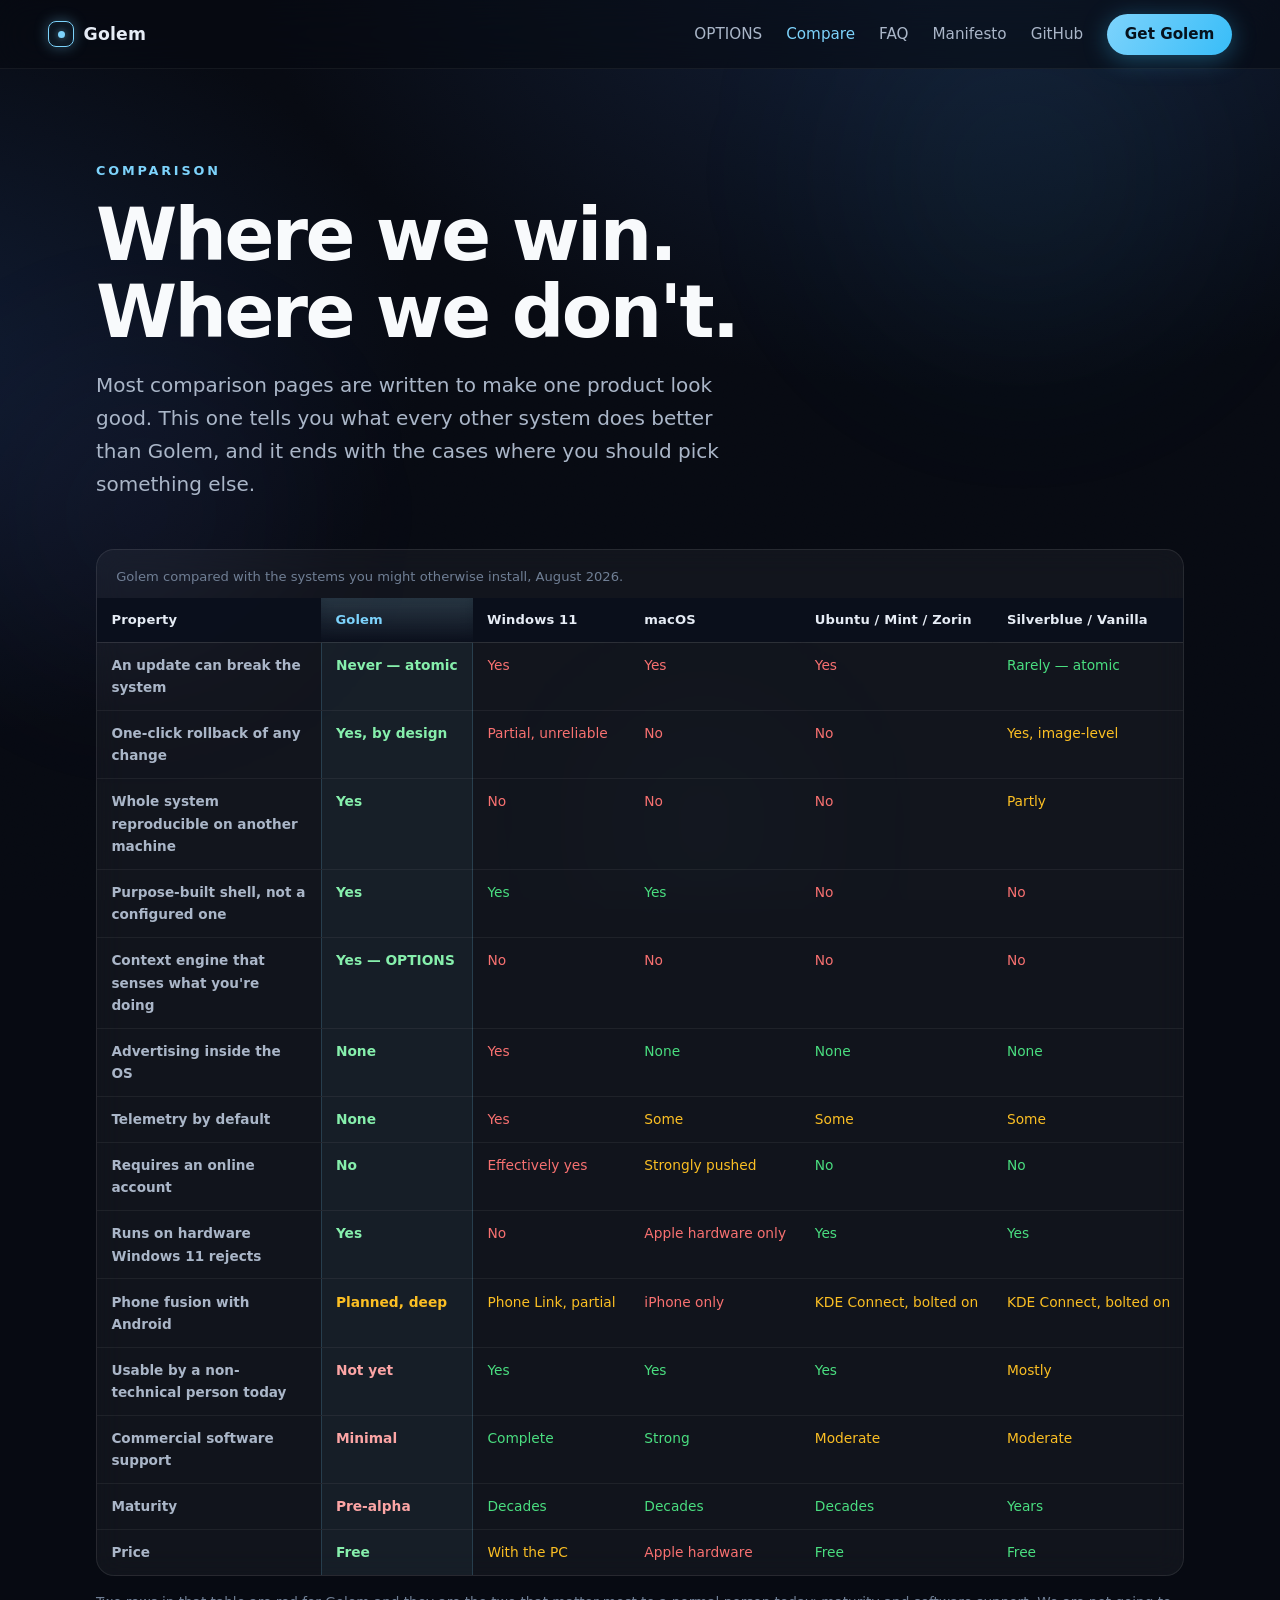
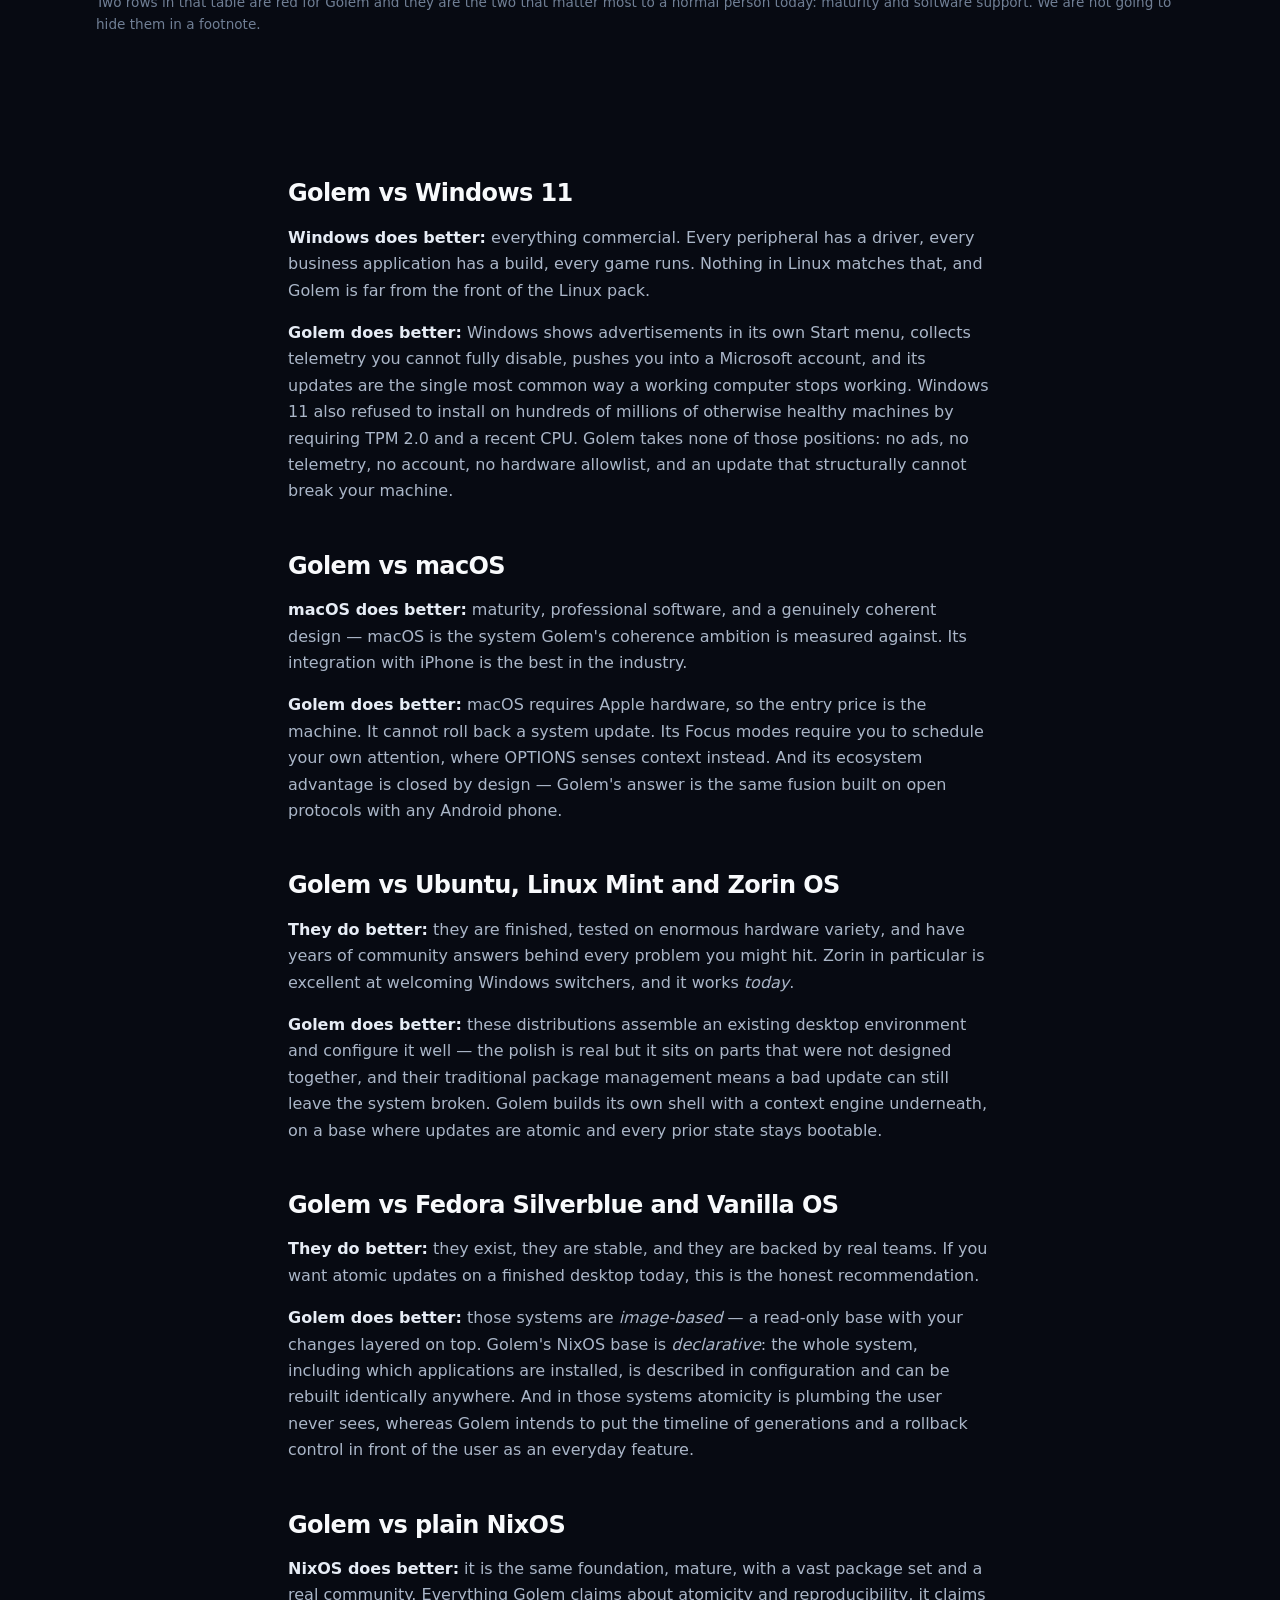
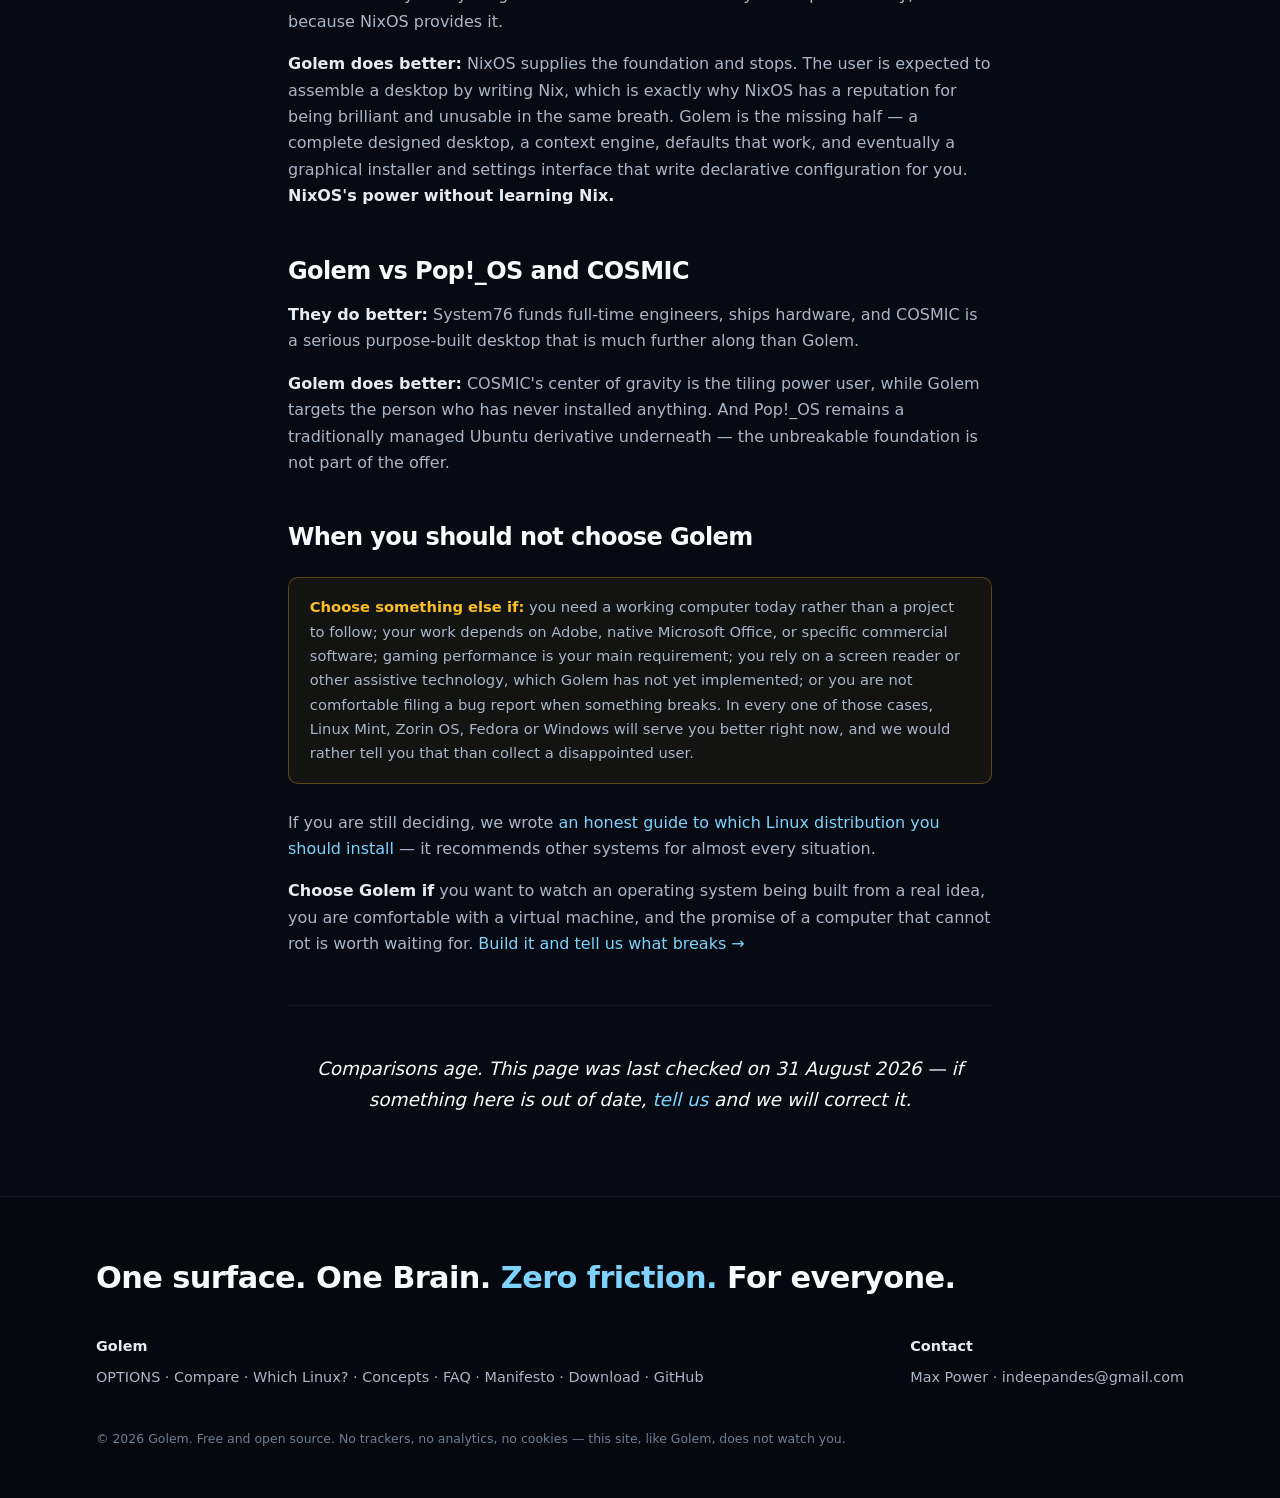
<file: compare.html>
<!DOCTYPE html>
<html lang="en">
<head>
  <meta charset="UTF-8" />
  <meta name="viewport" content="width=device-width, initial-scale=1.0" />
  <title>Golem compared — vs Windows, macOS, Ubuntu, NixOS and the immutable distros</title>
  <meta name="description" content="An honest comparison of Golem against Windows 11, macOS, Ubuntu, Linux Mint, Zorin OS, Fedora Silverblue, Pop!_OS and plain NixOS — including the cases where you should not choose Golem." />
  <link rel="canonical" href="https://golem-os.com/compare.html" />
  <meta property="og:title" content="Golem compared — against every operating system you might otherwise pick" />
  <meta property="og:description" content="Where Golem wins, where it loses, and when you should choose something else instead." />
  <meta property="og:type" content="article" />
  <meta property="og:url" content="https://golem-os.com/compare.html" />
  <meta property="og:image" content="https://golem-os.com/assets/og-image.png" />
  <meta property="og:site_name" content="Golem" />
  <meta name="twitter:card" content="summary_large_image" />
  <link rel="icon" href="data:image/svg+xml,%3Csvg xmlns='http://www.w3.org/2000/svg' viewBox='0 0 32 32'%3E%3Crect x='3' y='3' width='26' height='26' rx='8' fill='none' stroke='%237dd3fc' stroke-width='2.5'/%3E%3Ccircle cx='16' cy='16' r='4' fill='%237dd3fc'/%3E%3C/svg%3E" />
  <link rel="stylesheet" href="assets/styles.css" />
  <script type="application/ld+json">
  {
    "@context": "https://schema.org",
    "@type": "TechArticle",
    "headline": "Golem compared to Windows, macOS, Ubuntu, NixOS and immutable Linux distributions",
    "description": "An honest technical comparison of the Golem operating system against Windows 11, macOS, Ubuntu, Linux Mint, Zorin OS, Fedora Silverblue, Vanilla OS, Pop!_OS and plain NixOS, including cases where Golem is the wrong choice.",
    "datePublished": "2026-08-31",
    "dateModified": "2026-08-31",
    "inLanguage": "en",
    "author": { "@id": "https://golem-os.com/#max" },
    "publisher": { "@id": "https://golem-os.com/#org" },
    "mainEntityOfPage": { "@type": "WebPage", "@id": "https://golem-os.com/compare.html" },
    "about": [
      { "@type": "SoftwareApplication", "name": "Golem", "applicationCategory": "OperatingSystem", "operatingSystem": "Linux" }
    ]
  }
  </script>
  <script type="application/ld+json">
  {
    "@context": "https://schema.org",
    "@graph": [
      {
        "@type": "BreadcrumbList",
        "itemListElement": [
          { "@type": "ListItem", "position": 1, "name": "Golem Linux", "item": "https://golem-os.com/" },
          { "@type": "ListItem", "position": 2, "name": "Comparison", "item": "https://golem-os.com/compare.html" }
        ]
      },
      {
        "@type": "WebPage",
        "@id": "https://golem-os.com/compare.html",
        "url": "https://golem-os.com/compare.html",
        "name": "Comparison",
        "isPartOf": { "@id": "https://golem-os.com/#website" },
        "about": { "@id": "https://golem-os.com/#golem" },
        "publisher": { "@id": "https://golem-os.com/#org" },
        "inLanguage": "en"
      }
    ]
  }
  </script>
</head>
<body>

  <a class="skip" href="#main">Skip to content</a>

  <div class="substrate" aria-hidden="true">
    <div class="aurora a1"></div>
    <div class="aurora a2"></div>
    <div class="aurora a3"></div>
  </div>

  <nav>
    <a class="brand" href="index.html"><span class="mark" aria-hidden="true"></span>Golem</a>
    <div class="links">
      <a href="options.html">OPTIONS</a>
      <a href="compare.html" class="active">Compare</a>
      <a href="faq.html">FAQ</a>
      <a href="manifesto.html">Manifesto</a>
      <a href="https://github.com/maxpoww/Golem">GitHub</a>
      <a class="btn" href="download.html">Get Golem</a>
    </div>
  </nav>

  <main id="main">
    <section class="page-head">
      <div class="wrap">
        <div class="kicker rv in">Comparison</div>
        <h1 class="rv in">Where we win.<br />Where we don't.</h1>
        <p class="lead rv in d1" style="margin-top:1.2rem">Most comparison pages are
        written to make one product look good. This one tells you what every other
        system does better than Golem, and it ends with the cases where you should
        pick something else.</p>
      </div>
    </section>

    <section style="padding-top:1rem">
      <div class="wrap">
        <div class="table-scroll rv">
          <table class="cmp">
            <caption>Golem compared with the systems you might otherwise install, August 2026.</caption>
            <thead>
              <tr>
                <th scope="col">Property</th>
                <th scope="col" class="mine">Golem</th>
                <th scope="col">Windows 11</th>
                <th scope="col">macOS</th>
                <th scope="col">Ubuntu / Mint / Zorin</th>
                <th scope="col">Silverblue / Vanilla</th>
                <th scope="col">NixOS</th>
              </tr>
            </thead>
            <tbody>
              <tr>
                <th scope="row">An update can break the system</th>
                <td class="mine good">Never — atomic</td>
                <td class="bad">Yes</td>
                <td class="bad">Yes</td>
                <td class="bad">Yes</td>
                <td class="good">Rarely — atomic</td>
                <td class="good">Never — atomic</td>
              </tr>
              <tr>
                <th scope="row">One-click rollback of any change</th>
                <td class="mine good">Yes, by design</td>
                <td class="bad">Partial, unreliable</td>
                <td class="bad">No</td>
                <td class="bad">No</td>
                <td class="mid">Yes, image-level</td>
                <td class="mid">Yes, via terminal</td>
              </tr>
              <tr>
                <th scope="row">Whole system reproducible on another machine</th>
                <td class="mine good">Yes</td>
                <td class="bad">No</td>
                <td class="bad">No</td>
                <td class="bad">No</td>
                <td class="mid">Partly</td>
                <td class="good">Yes</td>
              </tr>
              <tr>
                <th scope="row">Purpose-built shell, not a configured one</th>
                <td class="mine good">Yes</td>
                <td class="good">Yes</td>
                <td class="good">Yes</td>
                <td class="bad">No</td>
                <td class="bad">No</td>
                <td class="bad">None supplied</td>
              </tr>
              <tr>
                <th scope="row">Context engine that senses what you're doing</th>
                <td class="mine good">Yes — OPTIONS</td>
                <td class="bad">No</td>
                <td class="bad">No</td>
                <td class="bad">No</td>
                <td class="bad">No</td>
                <td class="bad">No</td>
              </tr>
              <tr>
                <th scope="row">Advertising inside the OS</th>
                <td class="mine good">None</td>
                <td class="bad">Yes</td>
                <td class="good">None</td>
                <td class="good">None</td>
                <td class="good">None</td>
                <td class="good">None</td>
              </tr>
              <tr>
                <th scope="row">Telemetry by default</th>
                <td class="mine good">None</td>
                <td class="bad">Yes</td>
                <td class="mid">Some</td>
                <td class="mid">Some</td>
                <td class="mid">Some</td>
                <td class="good">None</td>
              </tr>
              <tr>
                <th scope="row">Requires an online account</th>
                <td class="mine good">No</td>
                <td class="bad">Effectively yes</td>
                <td class="mid">Strongly pushed</td>
                <td class="good">No</td>
                <td class="good">No</td>
                <td class="good">No</td>
              </tr>
              <tr>
                <th scope="row">Runs on hardware Windows 11 rejects</th>
                <td class="mine good">Yes</td>
                <td class="bad">No</td>
                <td class="bad">Apple hardware only</td>
                <td class="good">Yes</td>
                <td class="good">Yes</td>
                <td class="good">Yes</td>
              </tr>
              <tr>
                <th scope="row">Phone fusion with Android</th>
                <td class="mine mid">Planned, deep</td>
                <td class="mid">Phone Link, partial</td>
                <td class="bad">iPhone only</td>
                <td class="mid">KDE Connect, bolted on</td>
                <td class="mid">KDE Connect, bolted on</td>
                <td class="mid">KDE Connect, bolted on</td>
              </tr>
              <tr>
                <th scope="row">Usable by a non-technical person today</th>
                <td class="mine bad">Not yet</td>
                <td class="good">Yes</td>
                <td class="good">Yes</td>
                <td class="good">Yes</td>
                <td class="mid">Mostly</td>
                <td class="bad">No</td>
              </tr>
              <tr>
                <th scope="row">Commercial software support</th>
                <td class="mine bad">Minimal</td>
                <td class="good">Complete</td>
                <td class="good">Strong</td>
                <td class="mid">Moderate</td>
                <td class="mid">Moderate</td>
                <td class="mid">Moderate</td>
              </tr>
              <tr>
                <th scope="row">Maturity</th>
                <td class="mine bad">Pre-alpha</td>
                <td class="good">Decades</td>
                <td class="good">Decades</td>
                <td class="good">Decades</td>
                <td class="good">Years</td>
                <td class="good">Years</td>
              </tr>
              <tr>
                <th scope="row">Price</th>
                <td class="mine good">Free</td>
                <td class="mid">With the PC</td>
                <td class="bad">Apple hardware</td>
                <td class="good">Free</td>
                <td class="good">Free</td>
                <td class="good">Free</td>
              </tr>
            </tbody>
          </table>
        </div>
        <p class="faint rv" style="margin-top:0.9rem; font-size:0.85rem">Two rows in
        that table are red for Golem and they are the two that matter most to a normal
        person today: maturity and software support. We are not going to hide them in
        a footnote.</p>
      </div>
    </section>

    <section style="padding-top:1rem">
      <div class="wrap prose">

        <h2 class="rv">Golem vs Windows 11</h2>
        <p class="rv"><strong>Windows does better:</strong> everything commercial. Every
        peripheral has a driver, every business application has a build, every game runs.
        Nothing in Linux matches that, and Golem is far from the front of the Linux pack.</p>
        <p class="rv"><strong>Golem does better:</strong> Windows shows advertisements in
        its own Start menu, collects telemetry you cannot fully disable, pushes you into a
        Microsoft account, and its updates are the single most common way a working
        computer stops working. Windows 11 also refused to install on hundreds of millions
        of otherwise healthy machines by requiring TPM 2.0 and a recent CPU. Golem takes
        none of those positions: no ads, no telemetry, no account, no hardware allowlist,
        and an update that structurally cannot break your machine.</p>

        <h2 class="rv">Golem vs macOS</h2>
        <p class="rv"><strong>macOS does better:</strong> maturity, professional software,
        and a genuinely coherent design — macOS is the system Golem's coherence ambition
        is measured against. Its integration with iPhone is the best in the industry.</p>
        <p class="rv"><strong>Golem does better:</strong> macOS requires Apple hardware, so
        the entry price is the machine. It cannot roll back a system update. Its Focus
        modes require you to schedule your own attention, where OPTIONS senses context
        instead. And its ecosystem advantage is closed by design — Golem's answer is the
        same fusion built on open protocols with any Android phone.</p>

        <h2 class="rv">Golem vs Ubuntu, Linux Mint and Zorin OS</h2>
        <p class="rv"><strong>They do better:</strong> they are finished, tested on
        enormous hardware variety, and have years of community answers behind every
        problem you might hit. Zorin in particular is excellent at welcoming Windows
        switchers, and it works <em>today</em>.</p>
        <p class="rv"><strong>Golem does better:</strong> these distributions assemble an
        existing desktop environment and configure it well — the polish is real but it sits
        on parts that were not designed together, and their traditional package management
        means a bad update can still leave the system broken. Golem builds its own shell
        with a context engine underneath, on a base where updates are atomic and every
        prior state stays bootable.</p>

        <h2 class="rv">Golem vs Fedora Silverblue and Vanilla OS</h2>
        <p class="rv"><strong>They do better:</strong> they exist, they are stable, and
        they are backed by real teams. If you want atomic updates on a finished desktop
        today, this is the honest recommendation.</p>
        <p class="rv"><strong>Golem does better:</strong> those systems are
        <em>image-based</em> — a read-only base with your changes layered on top. Golem's
        NixOS base is <em>declarative</em>: the whole system, including which applications
        are installed, is described in configuration and can be rebuilt identically
        anywhere. And in those systems atomicity is plumbing the user never sees, whereas
        Golem intends to put the timeline of generations and a rollback control in front
        of the user as an everyday feature.</p>

        <h2 class="rv">Golem vs plain NixOS</h2>
        <p class="rv"><strong>NixOS does better:</strong> it is the same foundation,
        mature, with a vast package set and a real community. Everything Golem claims
        about atomicity and reproducibility, it claims because NixOS provides it.</p>
        <p class="rv"><strong>Golem does better:</strong> NixOS supplies the foundation and
        stops. The user is expected to assemble a desktop by writing Nix, which is exactly
        why NixOS has a reputation for being brilliant and unusable in the same breath.
        Golem is the missing half — a complete designed desktop, a context engine, defaults
        that work, and eventually a graphical installer and settings interface that write
        declarative configuration for you. <strong>NixOS's power without learning
        Nix.</strong></p>

        <h2 class="rv">Golem vs Pop!_OS and COSMIC</h2>
        <p class="rv"><strong>They do better:</strong> System76 funds full-time engineers,
        ships hardware, and COSMIC is a serious purpose-built desktop that is much further
        along than Golem.</p>
        <p class="rv"><strong>Golem does better:</strong> COSMIC's center of gravity is the
        tiling power user, while Golem targets the person who has never installed anything.
        And Pop!_OS remains a traditionally managed Ubuntu derivative underneath — the
        unbreakable foundation is not part of the offer.</p>

        <h2 class="rv">When you should not choose Golem</h2>
        <div class="callout rv"><b>Choose something else if:</b> you need a working
        computer today rather than a project to follow; your work depends on Adobe, native
        Microsoft Office, or specific commercial software; gaming performance is your main
        requirement; you rely on a screen reader or other assistive technology, which Golem
        has not yet implemented; or you are not comfortable filing a bug report when
        something breaks. In every one of those cases, Linux Mint, Zorin OS, Fedora or
        Windows will serve you better right now, and we would rather tell you that than
        collect a disappointed user.</div>
        <p class="rv" style="margin-top:1.6rem">If you are still deciding, we wrote
        <a href="choose.html">an honest guide to which Linux distribution you should
        install</a> — it recommends other systems for almost every situation.</p>
        <p class="rv"><strong>Choose Golem if</strong> you want
        to watch an operating system being built from a real idea, you are comfortable
        with a virtual machine, and the promise of a computer that cannot rot is worth
        waiting for. <a href="download.html">Build it and tell us what breaks →</a></p>

        <hr />
        <p class="close rv">Comparisons age. This page was last checked on 31 August 2026 —
        if something here is out of date, <a href="mailto:indeepandes@gmail.com">tell us</a>
        and we will correct it.</p>
      </div>
    </section>
  </main>

  <footer>
    <div class="foot-wrap">
      <p class="foot-tag">One surface. One Brain. <span>Zero friction.</span> For everyone.</p>
      <div class="foot-cols">
        <div class="col">
          <b>Golem</b>
          <a href="options.html">OPTIONS</a> · <a href="compare.html">Compare</a> ·
          <a href="choose.html">Which Linux?</a> · <a href="concepts.html">Concepts</a> ·
          <a href="faq.html">FAQ</a> ·
          <a href="manifesto.html">Manifesto</a> ·
          <a href="download.html">Download</a> · <a href="https://github.com/maxpoww/Golem">GitHub</a>
        </div>
        <div class="col">
          <b>Contact</b>
          Max Power · <a href="mailto:indeepandes@gmail.com">indeepandes@gmail.com</a>
        </div>
      </div>
      <p class="foot-note">© <span id="yr"></span> Golem. Free and open source.
      No trackers, no analytics, no cookies — this site, like Golem, does not watch you.</p>
    </div>
  </footer>

  <script src="assets/golem.js"></script>
</body>
</html>
</file>
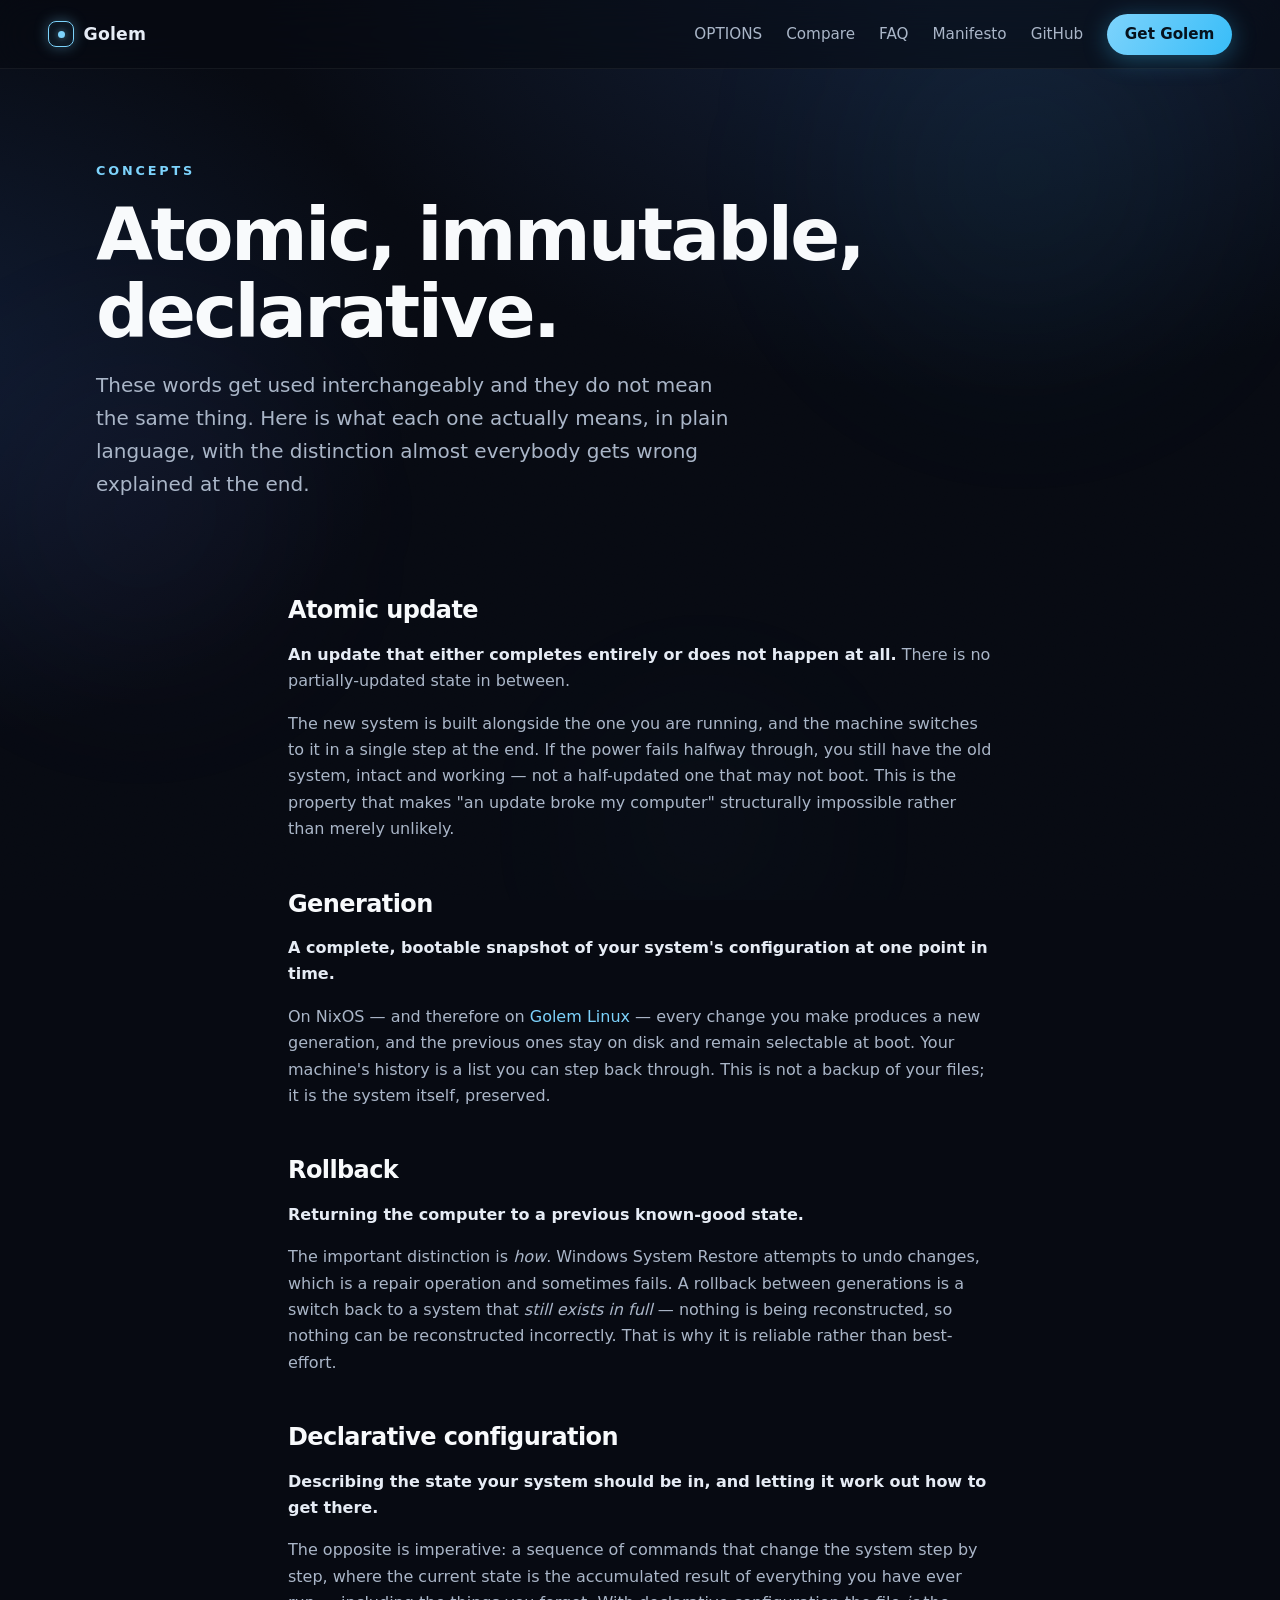
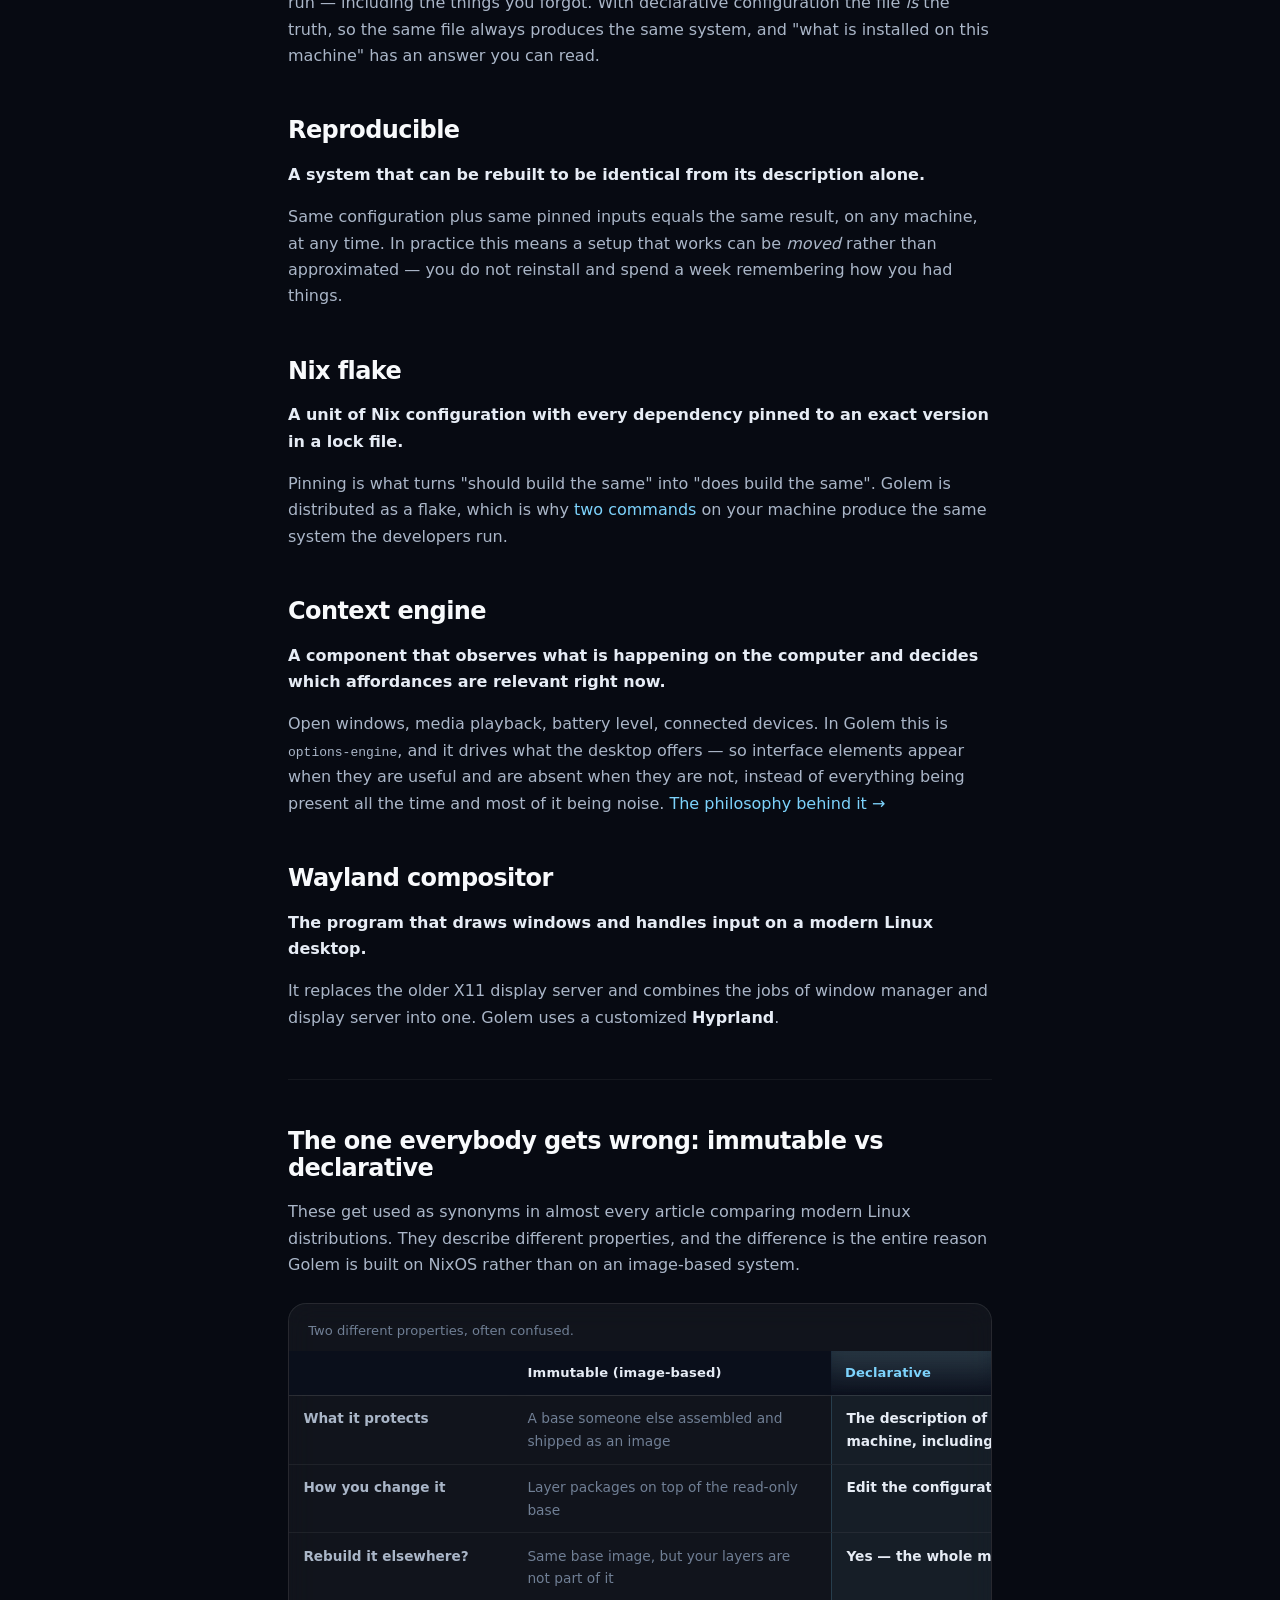
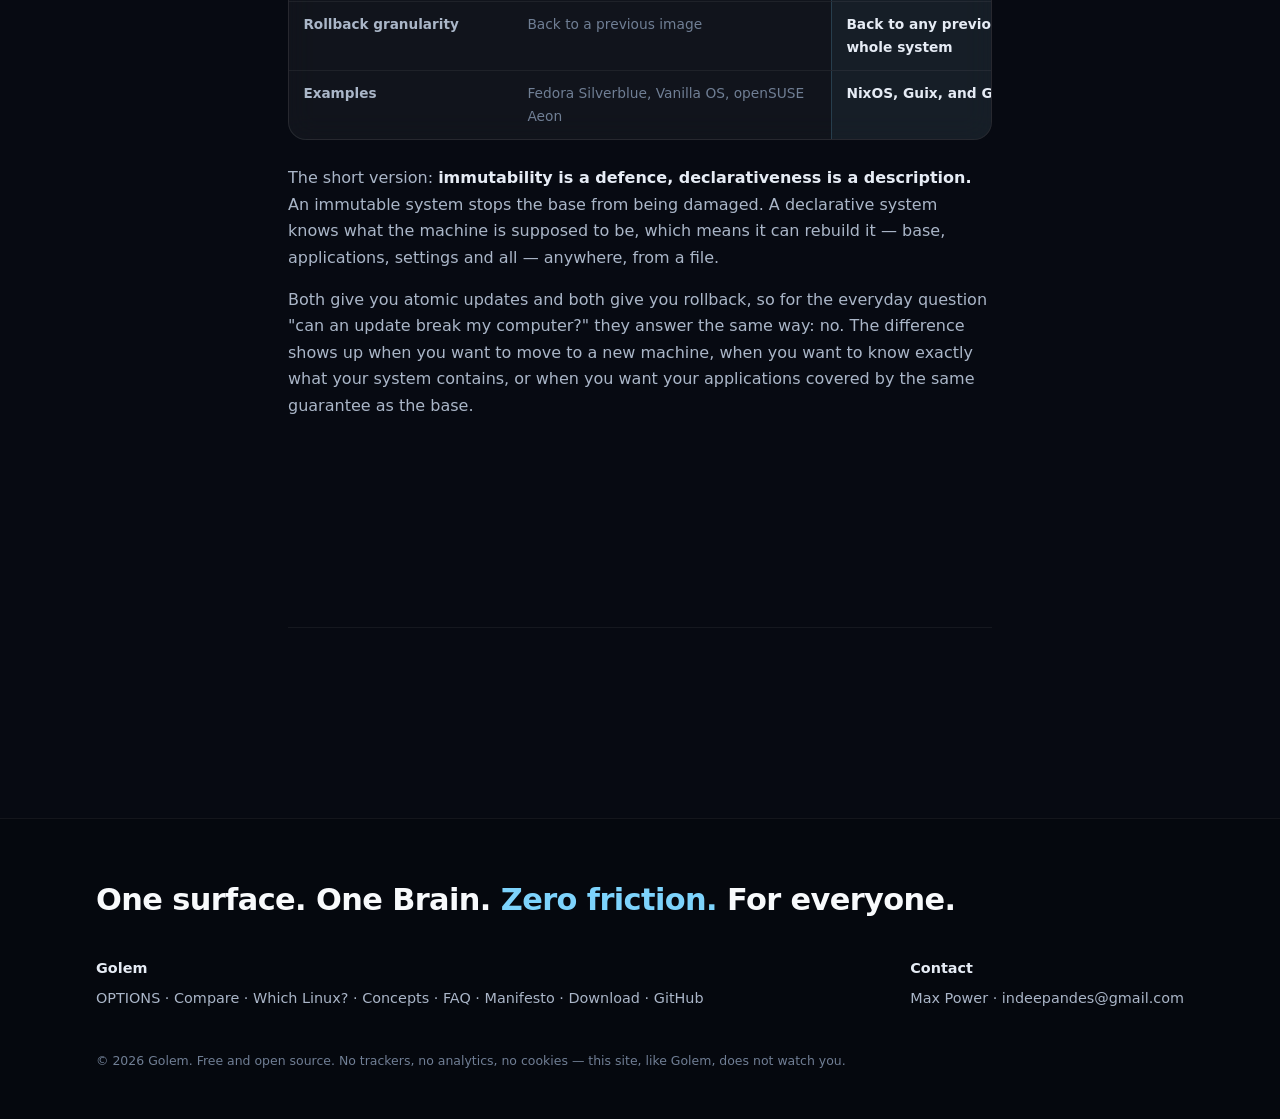
<file: concepts.html>
<!DOCTYPE html>
<html lang="en">
<head>
  <meta charset="UTF-8" />
  <meta name="viewport" content="width=device-width, initial-scale=1.0" />
  <title>Atomic, immutable, declarative — the concepts explained plainly</title>
  <meta name="description" content="What atomic updates, system generations, rollback, immutable and declarative actually mean — and the real difference between image-based systems like Fedora Silverblue and declarative ones like NixOS and Golem Linux." />
  <link rel="canonical" href="https://golem-os.com/concepts.html" />
  <meta property="og:title" content="Atomic, immutable, declarative — explained plainly" />
  <meta property="og:description" content="The vocabulary of unbreakable operating systems, defined without jargon — including the immutable vs declarative distinction almost everyone gets wrong." />
  <meta property="og:type" content="article" />
  <meta property="og:url" content="https://golem-os.com/concepts.html" />
  <meta property="og:image" content="https://golem-os.com/assets/og-image.png" />
  <meta property="og:site_name" content="Golem" />
  <meta name="twitter:card" content="summary_large_image" />
  <link rel="icon" href="data:image/svg+xml,%3Csvg xmlns='http://www.w3.org/2000/svg' viewBox='0 0 32 32'%3E%3Crect x='3' y='3' width='26' height='26' rx='8' fill='none' stroke='%237dd3fc' stroke-width='2.5'/%3E%3Ccircle cx='16' cy='16' r='4' fill='%237dd3fc'/%3E%3C/svg%3E" />
  <link rel="stylesheet" href="assets/styles.css" />
  <script type="application/ld+json">
  {
    "@context": "https://schema.org",
    "@graph": [
      {
        "@type": "DefinedTermSet",
        "@id": "https://golem-os.com/concepts.html#glossary",
        "name": "Operating system concepts: atomic, immutable, declarative",
        "description": "Plain-language definitions of the vocabulary used to describe operating systems that cannot be broken by an update.",
        "url": "https://golem-os.com/concepts.html",
        "inLanguage": "en",
        "hasDefinedTerm": [
          {
            "@type": "DefinedTerm",
            "name": "Atomic update",
            "description": "An update that either completes entirely or does not happen at all, with no partially-updated state in between. The new system is built alongside the running one and the machine switches to it in a single step, so an interruption such as a power cut leaves the old system intact and working rather than a half-updated one that may not boot.",
            "inDefinedTermSet": "https://golem-os.com/concepts.html#glossary"
          },
          {
            "@type": "DefinedTerm",
            "name": "Generation",
            "description": "A complete, bootable snapshot of a system's configuration at one point in time. On NixOS and systems built on it such as Golem Linux, every change produces a new generation and previous generations remain on disk and selectable at boot, which is what makes rollback possible.",
            "inDefinedTermSet": "https://golem-os.com/concepts.html#glossary"
          },
          {
            "@type": "DefinedTerm",
            "name": "Rollback",
            "description": "Returning a computer to a previous known-good state. On a system with generations this is not a repair operation that attempts to undo changes, but a switch back to a system that still exists in full, which is why it is reliable rather than best-effort.",
            "inDefinedTermSet": "https://golem-os.com/concepts.html#glossary"
          },
          {
            "@type": "DefinedTerm",
            "name": "Declarative configuration",
            "description": "Describing the state a system should be in and letting the system work out how to get there, rather than issuing a sequence of commands that change it step by step. The configuration file is the source of truth, so the same file always produces the same system.",
            "inDefinedTermSet": "https://golem-os.com/concepts.html#glossary"
          },
          {
            "@type": "DefinedTerm",
            "name": "Immutable operating system",
            "description": "An operating system whose core files are read-only during normal use. Updates replace the base as a whole rather than modifying files in place. Usually implemented as an image-based system, where a prebuilt base image is shipped and user changes are layered on top. Fedora Silverblue and Vanilla OS are examples.",
            "inDefinedTermSet": "https://golem-os.com/concepts.html#glossary"
          },
          {
            "@type": "DefinedTerm",
            "name": "Declarative operating system",
            "description": "An operating system where the entire machine, including which applications are installed and how services are configured, is described in configuration files from which the system is built. This is a stronger property than immutability: an immutable system protects a base someone else assembled, while a declarative system can rebuild the whole machine identically anywhere from its description. NixOS is the main example, and Golem Linux is built on it.",
            "inDefinedTermSet": "https://golem-os.com/concepts.html#glossary"
          },
          {
            "@type": "DefinedTerm",
            "name": "Reproducible system",
            "description": "A system that can be rebuilt to be identical from its description alone. Given the same configuration and the same pinned inputs, two different computers produce the same result, which means a working setup can be moved or recreated exactly rather than approximated by reinstalling and reconfiguring.",
            "inDefinedTermSet": "https://golem-os.com/concepts.html#glossary"
          },
          {
            "@type": "DefinedTerm",
            "name": "Nix flake",
            "description": "A unit of Nix configuration with its dependencies pinned to exact versions in a lock file. Because every input is pinned, building the same flake on another machine at another time produces the same system. Golem Linux is distributed as a flake.",
            "inDefinedTermSet": "https://golem-os.com/concepts.html#glossary"
          },
          {
            "@type": "DefinedTerm",
            "name": "Context engine",
            "description": "A component that observes the current state of a computer and its user's activity — open windows, media playback, battery level, connected devices — and decides which affordances are relevant at that moment. In Golem Linux the context engine is called options-engine and drives what the desktop shell offers, so interface elements appear when they are useful and disappear when they are not.",
            "inDefinedTermSet": "https://golem-os.com/concepts.html#glossary"
          },
          {
            "@type": "DefinedTerm",
            "name": "Wayland compositor",
            "description": "The program that draws windows on screen and handles input on a modern Linux desktop, replacing the older X11 display server. It combines the roles of window manager and display server. Golem Linux uses a customized version of the Hyprland compositor.",
            "inDefinedTermSet": "https://golem-os.com/concepts.html#glossary"
          }
        ]
      },
      {
        "@type": "TechArticle",
        "headline": "Atomic, immutable, declarative — the concepts behind operating systems that cannot break",
        "description": "Plain-language explanations of atomic updates, generations, rollback, immutability and declarative configuration, including the difference between image-based systems such as Fedora Silverblue and declarative systems such as NixOS and Golem Linux.",
        "datePublished": "2026-08-31",
        "dateModified": "2026-08-31",
        "inLanguage": "en",
        "author": { "@id": "https://golem-os.com/#max" },
        "publisher": { "@id": "https://golem-os.com/#org" },
        "mainEntityOfPage": { "@type": "WebPage", "@id": "https://golem-os.com/concepts.html" }
      }
    ]
  }
  </script>
  <script type="application/ld+json">
  {
    "@context": "https://schema.org",
    "@graph": [
      {
        "@type": "BreadcrumbList",
        "itemListElement": [
          { "@type": "ListItem", "position": 1, "name": "Golem Linux", "item": "https://golem-os.com/" },
          { "@type": "ListItem", "position": 2, "name": "Concepts explained", "item": "https://golem-os.com/concepts.html" }
        ]
      },
      {
        "@type": "WebPage",
        "@id": "https://golem-os.com/concepts.html",
        "url": "https://golem-os.com/concepts.html",
        "name": "Concepts explained",
        "isPartOf": { "@id": "https://golem-os.com/#website" },
        "about": { "@id": "https://golem-os.com/#golem" },
        "publisher": { "@id": "https://golem-os.com/#org" },
        "inLanguage": "en"
      }
    ]
  }
  </script>
</head>
<body>

  <a class="skip" href="#main">Skip to content</a>

  <div class="substrate" aria-hidden="true">
    <div class="aurora a1"></div>
    <div class="aurora a2"></div>
    <div class="aurora a3"></div>
  </div>

  <nav>
    <a class="brand" href="index.html"><span class="mark" aria-hidden="true"></span>Golem</a>
    <div class="links">
      <a href="options.html">OPTIONS</a>
      <a href="compare.html">Compare</a>
      <a href="faq.html">FAQ</a>
      <a href="manifesto.html">Manifesto</a>
      <a href="https://github.com/maxpoww/Golem">GitHub</a>
      <a class="btn" href="download.html">Get Golem</a>
    </div>
  </nav>

  <main id="main">
    <section class="page-head">
      <div class="wrap">
        <div class="kicker rv in">Concepts</div>
        <h1 class="rv in">Atomic, immutable,<br />declarative.</h1>
        <p class="lead rv in d1" style="margin-top:1.2rem">These words get used
        interchangeably and they do not mean the same thing. Here is what each one
        actually means, in plain language, with the distinction almost everybody
        gets wrong explained at the end.</p>
      </div>
    </section>

    <section style="padding-top:1rem">
      <div class="wrap prose">

        <h2 class="rv">Atomic update</h2>
        <p class="rv"><strong>An update that either completes entirely or does not
        happen at all.</strong> There is no partially-updated state in between.</p>
        <p class="rv">The new system is built alongside the one you are running, and the
        machine switches to it in a single step at the end. If the power fails halfway
        through, you still have the old system, intact and working — not a half-updated
        one that may not boot. This is the property that makes "an update broke my
        computer" structurally impossible rather than merely unlikely.</p>

        <h2 class="rv">Generation</h2>
        <p class="rv"><strong>A complete, bootable snapshot of your system's
        configuration at one point in time.</strong></p>
        <p class="rv">On NixOS — and therefore on <a href="index.html">Golem Linux</a> —
        every change you make produces a new generation, and the previous ones stay on
        disk and remain selectable at boot. Your machine's history is a list you can
        step back through. This is not a backup of your files; it is the system itself,
        preserved.</p>

        <h2 class="rv">Rollback</h2>
        <p class="rv"><strong>Returning the computer to a previous known-good
        state.</strong></p>
        <p class="rv">The important distinction is <em>how</em>. Windows System Restore
        attempts to undo changes, which is a repair operation and sometimes fails. A
        rollback between generations is a switch back to a system that <em>still exists
        in full</em> — nothing is being reconstructed, so nothing can be reconstructed
        incorrectly. That is why it is reliable rather than best-effort.</p>

        <h2 class="rv">Declarative configuration</h2>
        <p class="rv"><strong>Describing the state your system should be in, and letting
        it work out how to get there.</strong></p>
        <p class="rv">The opposite is imperative: a sequence of commands that change the
        system step by step, where the current state is the accumulated result of
        everything you have ever run — including the things you forgot. With declarative
        configuration the file <em>is</em> the truth, so the same file always produces the
        same system, and "what is installed on this machine" has an answer you can read.</p>

        <h2 class="rv">Reproducible</h2>
        <p class="rv"><strong>A system that can be rebuilt to be identical from its
        description alone.</strong></p>
        <p class="rv">Same configuration plus same pinned inputs equals the same result,
        on any machine, at any time. In practice this means a setup that works can be
        <em>moved</em> rather than approximated — you do not reinstall and spend a week
        remembering how you had things.</p>

        <h2 class="rv">Nix flake</h2>
        <p class="rv"><strong>A unit of Nix configuration with every dependency pinned to
        an exact version in a lock file.</strong></p>
        <p class="rv">Pinning is what turns "should build the same" into "does build the
        same". Golem is distributed as a flake, which is why
        <a href="download.html">two commands</a> on your machine produce the same system
        the developers run.</p>

        <h2 class="rv">Context engine</h2>
        <p class="rv"><strong>A component that observes what is happening on the computer
        and decides which affordances are relevant right now.</strong></p>
        <p class="rv">Open windows, media playback, battery level, connected devices. In
        Golem this is <code>options-engine</code>, and it drives what the desktop offers —
        so interface elements appear when they are useful and are absent when they are
        not, instead of everything being present all the time and most of it being
        noise. <a href="options.html">The philosophy behind it →</a></p>

        <h2 class="rv">Wayland compositor</h2>
        <p class="rv"><strong>The program that draws windows and handles input on a
        modern Linux desktop.</strong></p>
        <p class="rv">It replaces the older X11 display server and combines the jobs of
        window manager and display server into one. Golem uses a customized
        <strong>Hyprland</strong>.</p>

        <hr />

        <h2 class="rv">The one everybody gets wrong: immutable vs declarative</h2>
        <p class="rv">These get used as synonyms in almost every article comparing modern
        Linux distributions. They describe different properties, and the difference is
        the entire reason Golem is built on NixOS rather than on an image-based system.</p>

        <div class="table-scroll rv" style="margin-top:1.5rem">
          <table class="cmp">
            <caption>Two different properties, often confused.</caption>
            <thead>
              <tr>
                <th scope="col">&nbsp;</th>
                <th scope="col">Immutable (image-based)</th>
                <th scope="col" class="mine">Declarative</th>
              </tr>
            </thead>
            <tbody>
              <tr>
                <th scope="row">What it protects</th>
                <td style="white-space:normal">A base someone else assembled and shipped as an image</td>
                <td class="mine" style="white-space:normal">The description of the entire machine, including your applications</td>
              </tr>
              <tr>
                <th scope="row">How you change it</th>
                <td style="white-space:normal">Layer packages on top of the read-only base</td>
                <td class="mine" style="white-space:normal">Edit the configuration and rebuild</td>
              </tr>
              <tr>
                <th scope="row">Rebuild it elsewhere?</th>
                <td style="white-space:normal">Same base image, but your layers are not part of it</td>
                <td class="mine" style="white-space:normal">Yes — the whole machine, identically</td>
              </tr>
              <tr>
                <th scope="row">Rollback granularity</th>
                <td style="white-space:normal">Back to a previous image</td>
                <td class="mine" style="white-space:normal">Back to any previous state of the whole system</td>
              </tr>
              <tr>
                <th scope="row">Examples</th>
                <td style="white-space:normal">Fedora Silverblue, Vanilla OS, openSUSE Aeon</td>
                <td class="mine" style="white-space:normal">NixOS, Guix, and Golem Linux</td>
              </tr>
            </tbody>
          </table>
        </div>

        <p class="rv" style="margin-top:1.6rem">The short version: <strong>immutability is
        a defence, declarativeness is a description.</strong> An immutable system stops
        the base from being damaged. A declarative system knows what the machine is
        supposed to be, which means it can rebuild it — base, applications, settings and
        all — anywhere, from a file.</p>
        <p class="rv">Both give you atomic updates and both give you rollback, so for the
        everyday question "can an update break my computer?" they answer the same way:
        no. The difference shows up when you want to move to a new machine, when you
        want to know exactly what your system contains, or when you want your
        applications covered by the same guarantee as the base.</p>

        <div class="callout blue rv"><b>Practical note.</b> If you want these properties
        on a finished desktop <em>today</em>, install Fedora Silverblue — Golem is
        pre-alpha and Silverblue is not. If you want the declarative version and are
        willing to learn the Nix language, install NixOS. Golem exists to remove that
        last requirement. <a href="choose.html">Our full honest guide →</a></div>

        <hr />
        <p class="close rv">Vocabulary should clarify, not gatekeep. If something here is
        unclear or wrong, <a href="mailto:indeepandes@gmail.com">tell us</a>.</p>
      </div>
    </section>
  </main>

  <footer>
    <div class="foot-wrap">
      <p class="foot-tag">One surface. One Brain. <span>Zero friction.</span> For everyone.</p>
      <div class="foot-cols">
        <div class="col">
          <b>Golem</b>
          <a href="options.html">OPTIONS</a> · <a href="compare.html">Compare</a> ·
          <a href="choose.html">Which Linux?</a> · <a href="concepts.html">Concepts</a> ·
          <a href="faq.html">FAQ</a> · <a href="manifesto.html">Manifesto</a> ·
          <a href="download.html">Download</a> · <a href="https://github.com/maxpoww/Golem">GitHub</a>
        </div>
        <div class="col">
          <b>Contact</b>
          Max Power · <a href="mailto:indeepandes@gmail.com">indeepandes@gmail.com</a>
        </div>
      </div>
      <p class="foot-note">© <span id="yr"></span> Golem. Free and open source.
      No trackers, no analytics, no cookies — this site, like Golem, does not watch you.</p>
    </div>
  </footer>

  <script src="assets/golem.js"></script>
</body>
</html>
</file>
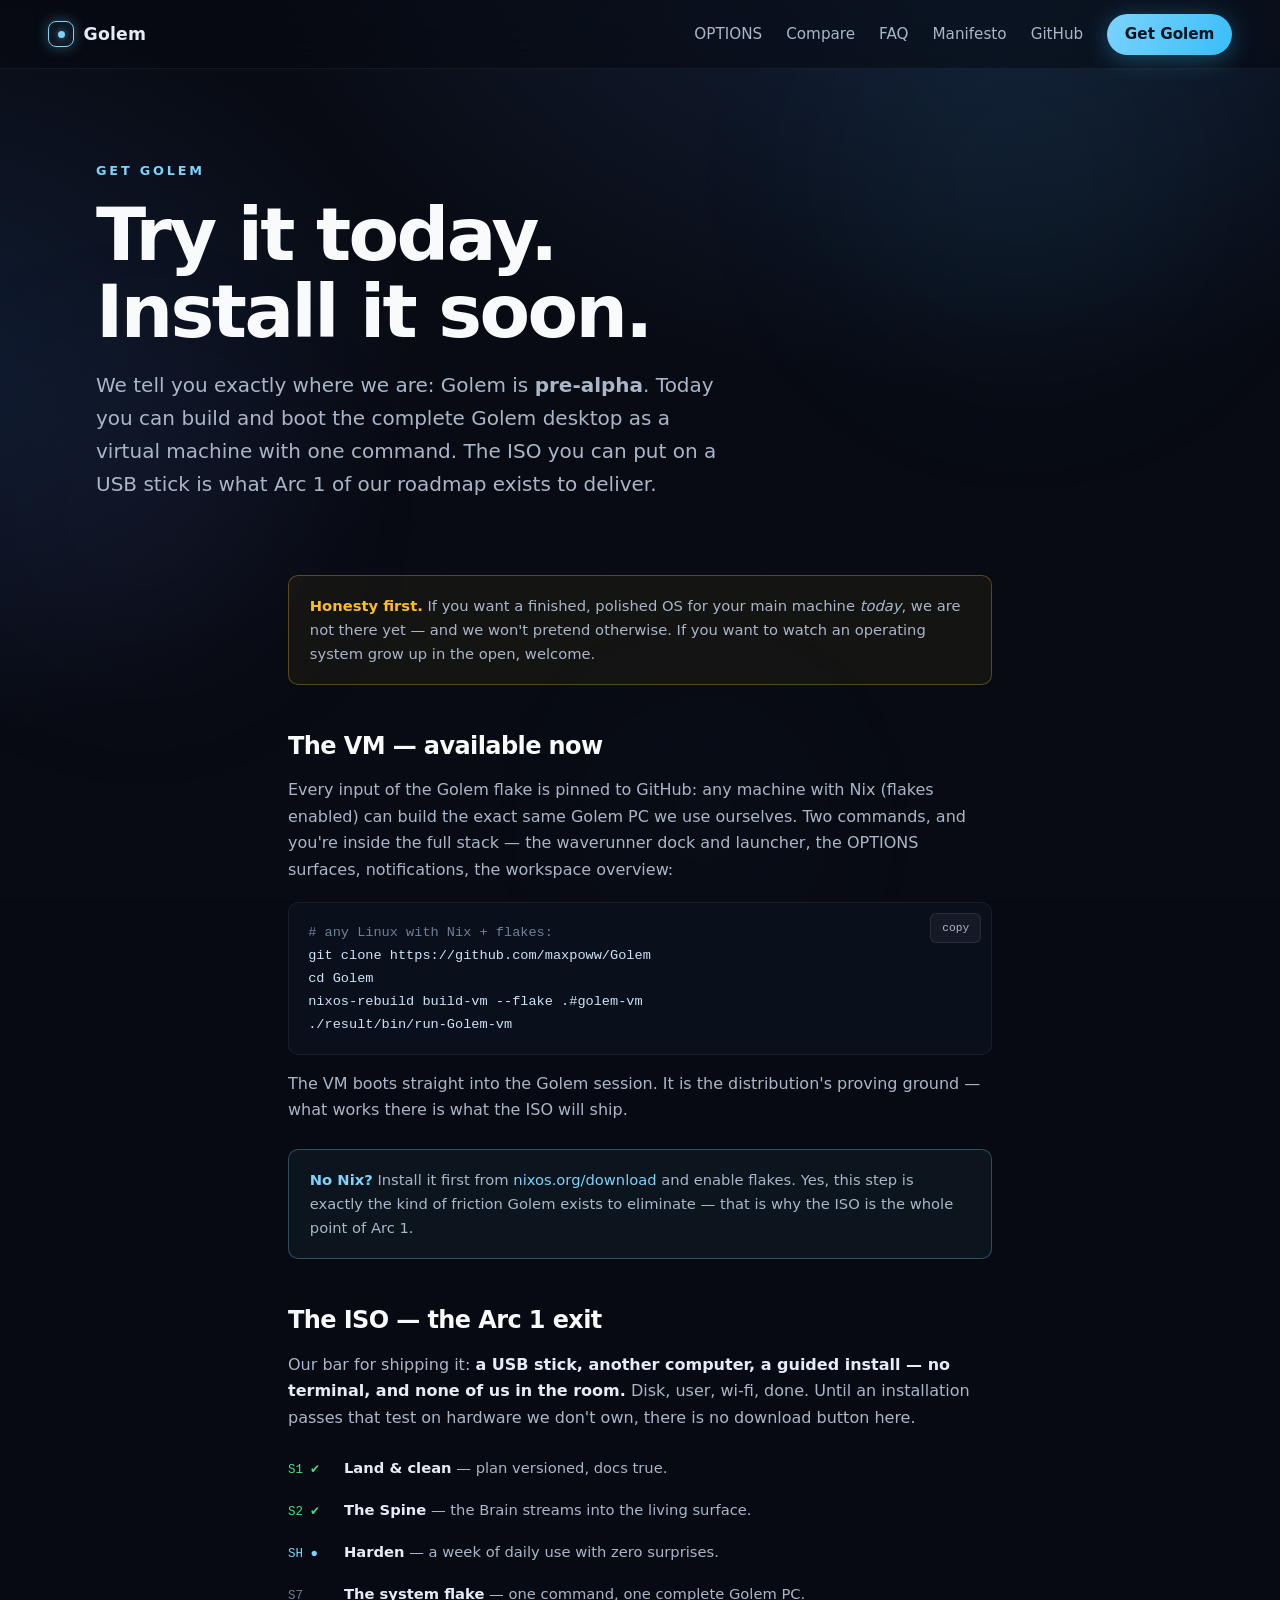
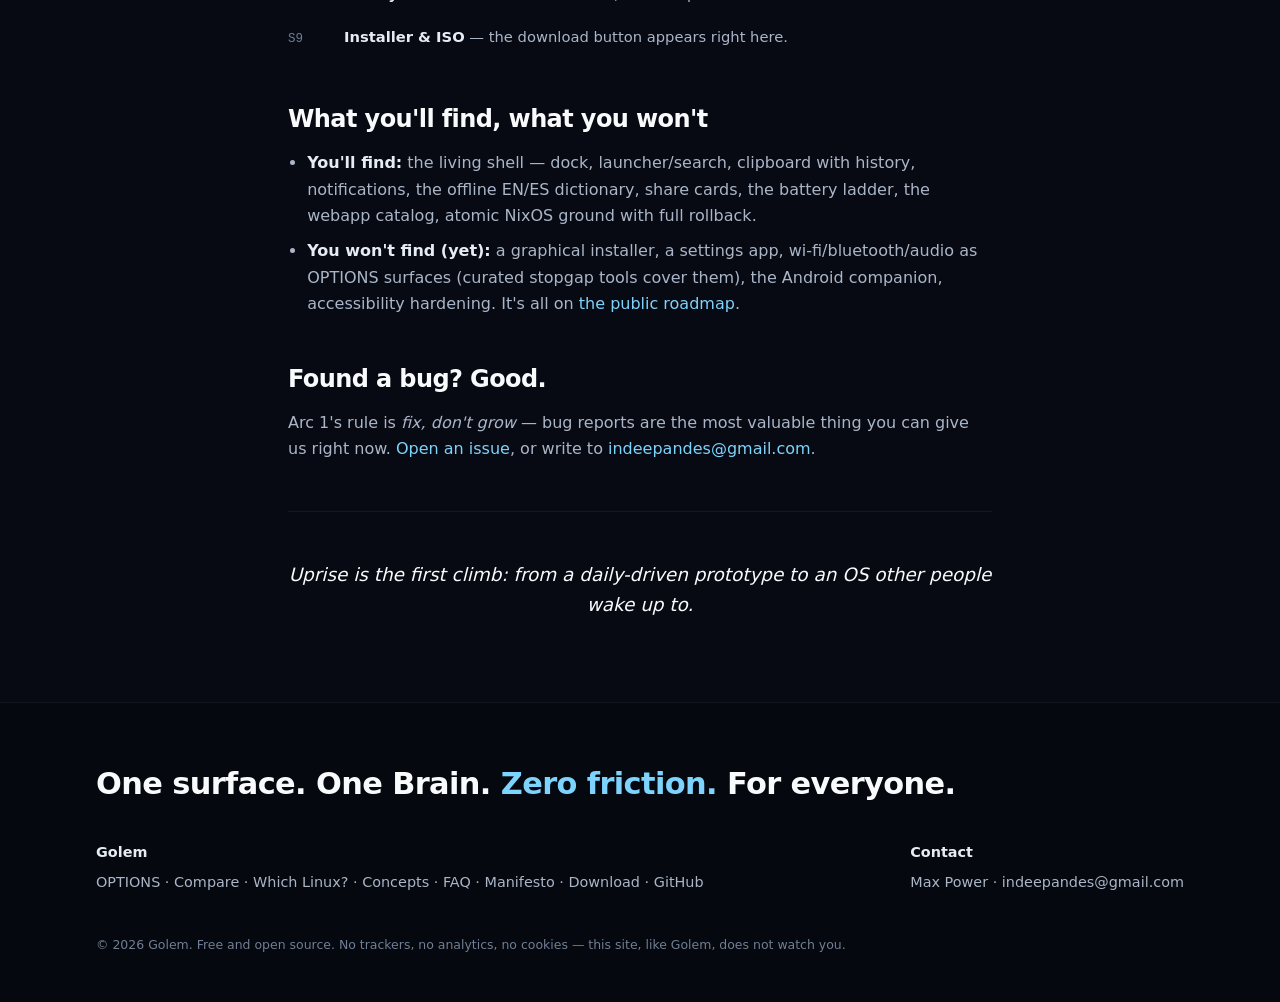
<file: download.html>
<!DOCTYPE html>
<html lang="en">
<head>
  <meta charset="UTF-8" />
  <meta name="viewport" content="width=device-width, initial-scale=1.0" />
  <title>Get Golem — download &amp; build</title>
  <meta name="description" content="Golem 26 “Uprise” — pre-alpha. Build the Golem VM today with one command; the ISO for real hardware is the goal of Arc 1." />
  <link rel="canonical" href="https://golem-os.com/download.html" />
  <meta property="og:title" content="Get Golem — try it today, install it soon" />
  <meta property="og:description" content="Build and boot the complete Golem desktop as a VM with one Nix command. The installable ISO is the next milestone, and we say plainly that it isn't here yet." />
  <meta property="og:type" content="website" />
  <meta property="og:url" content="https://golem-os.com/download.html" />
  <meta property="og:image" content="https://golem-os.com/assets/og-image.png" />
  <meta property="og:site_name" content="Golem" />
  <meta name="twitter:card" content="summary_large_image" />
  <script type="application/ld+json">
  {
    "@context": "https://schema.org",
    "@type": "HowTo",
    "name": "Build and boot the Golem operating system as a virtual machine",
    "description": "Golem is pre-alpha and has no installable ISO yet. On any Linux system with Nix and flakes enabled, these commands build the complete Golem desktop and boot it as a virtual machine.",
    "totalTime": "PT30M",
    "inLanguage": "en",
    "author": { "@id": "https://golem-os.com/#max" },
    "publisher": { "@id": "https://golem-os.com/#org" },
    "about": { "@id": "https://golem-os.com/#golem" },
    "supply": { "@type": "HowToSupply", "name": "A Linux system with Nix installed and flakes enabled" },
    "step": [
      {
        "@type": "HowToStep",
        "position": 1,
        "name": "Clone the repository",
        "text": "Run: git clone https://github.com/maxpoww/Golem"
      },
      {
        "@type": "HowToStep",
        "position": 2,
        "name": "Build the virtual machine",
        "text": "Change into the Golem directory and run: nixos-rebuild build-vm --flake .#golem-vm"
      },
      {
        "@type": "HowToStep",
        "position": 3,
        "name": "Boot it",
        "text": "Run: ./result/bin/run-Golem-vm — the virtual machine boots straight into the Golem session."
      }
    ]
  }
  </script>
  <link rel="icon" href="data:image/svg+xml,%3Csvg xmlns='http://www.w3.org/2000/svg' viewBox='0 0 32 32'%3E%3Crect x='3' y='3' width='26' height='26' rx='8' fill='none' stroke='%237dd3fc' stroke-width='2.5'/%3E%3Ccircle cx='16' cy='16' r='4' fill='%237dd3fc'/%3E%3C/svg%3E" />
  <link rel="stylesheet" href="assets/styles.css" />
  <script type="application/ld+json">
  {
    "@context": "https://schema.org",
    "@graph": [
      {
        "@type": "BreadcrumbList",
        "itemListElement": [
          { "@type": "ListItem", "position": 1, "name": "Golem Linux", "item": "https://golem-os.com/" },
          { "@type": "ListItem", "position": 2, "name": "Download", "item": "https://golem-os.com/download.html" }
        ]
      },
      {
        "@type": "WebPage",
        "@id": "https://golem-os.com/download.html",
        "url": "https://golem-os.com/download.html",
        "name": "Download",
        "isPartOf": { "@id": "https://golem-os.com/#website" },
        "about": { "@id": "https://golem-os.com/#golem" },
        "publisher": { "@id": "https://golem-os.com/#org" },
        "inLanguage": "en"
      }
    ]
  }
  </script>
</head>
<body>

  <a class="skip" href="#main">Skip to content</a>

  <div class="substrate" aria-hidden="true">
    <div class="aurora a1"></div>
    <div class="aurora a2"></div>
    <div class="aurora a3"></div>
  </div>

  <nav>
    <a class="brand" href="index.html"><span class="mark" aria-hidden="true"></span>Golem</a>
    <div class="links">
      <a href="options.html">OPTIONS</a>
      <a href="compare.html">Compare</a>
      <a href="faq.html">FAQ</a>
      <a href="manifesto.html">Manifesto</a>
      <a href="https://github.com/maxpoww/Golem">GitHub</a>
      <a class="btn" href="download.html">Get Golem</a>
    </div>
  </nav>

  <main id="main">
    <section class="page-head">
      <div class="wrap">
        <div class="kicker rv in">Get Golem</div>
        <h1 class="rv in">Try it today.<br />Install it soon.</h1>
        <p class="lead rv in d1" style="margin-top:1.2rem">We tell you exactly where
        we are: Golem is <strong>pre-alpha</strong>. Today you can build and boot the
        complete Golem desktop as a virtual machine with one command. The ISO you
        can put on a USB stick is what Arc&nbsp;1 of our roadmap exists to deliver.</p>
      </div>
    </section>

    <section style="padding-top:1rem">
      <div class="wrap prose">

        <div class="callout rv in d2"><b>Honesty first.</b> If you want a finished,
        polished OS for your main machine <em>today</em>, we are not there yet — and
        we won't pretend otherwise. If you want to watch an operating system grow
        up in the open, welcome.</div>

        <h2 class="rv">The VM — available now</h2>
        <p class="rv">Every input of the Golem flake is pinned to GitHub: any machine with Nix
        (flakes enabled) can build the exact same Golem PC we use ourselves. Two
        commands, and you're inside the full stack — the waverunner dock and
        launcher, the OPTIONS surfaces, notifications, the workspace overview:</p>

        <pre class="code rv"><button class="copy-btn" type="button">copy</button><code><span class="c"># any Linux with Nix + flakes:</span>
git clone https://github.com/maxpoww/Golem
cd Golem
nixos-rebuild build-vm --flake .#golem-vm
./result/bin/run-Golem-vm</code></pre>

        <p class="rv">The VM boots straight into the Golem session. It is the distribution's
        proving ground — what works there is what the ISO will ship.</p>

        <div class="callout blue rv"><b>No Nix?</b> Install it first from
        <a href="https://nixos.org/download/">nixos.org/download</a> and enable
        flakes. Yes, this step is exactly the kind of friction Golem exists to
        eliminate — that is why the ISO is the whole point of Arc&nbsp;1.</div>

        <h2 class="rv">The ISO — the Arc 1 exit</h2>
        <p class="rv">Our bar for shipping it: <strong>a USB stick, another computer, a guided
        install — no terminal, and none of us in the room.</strong> Disk, user,
        wi-fi, done. Until an installation passes that test on hardware we don't
        own, there is no download button here.</p>

        <div class="arc rv" style="max-width:34rem">
          <div class="arc-step"><span class="id done">S1 ✔</span><span class="what"><b>Land &amp; clean</b> — plan versioned, docs true.</span></div>
          <div class="arc-step"><span class="id done">S2 ✔</span><span class="what"><b>The Spine</b> — the Brain streams into the living surface.</span></div>
          <div class="arc-step"><span class="id doing">SH ●</span><span class="what"><b>Harden</b> — a week of daily use with zero surprises.</span></div>
          <div class="arc-step"><span class="id">S7</span><span class="what"><b>The system flake</b> — one command, one complete Golem PC.</span></div>
          <div class="arc-step"><span class="id">S9</span><span class="what"><b>Installer &amp; ISO</b> — the download button appears right here.</span></div>
        </div>

        <h2 class="rv">What you'll find, what you won't</h2>
        <ul>
          <li class="rv"><b>You'll find:</b> the living shell — dock, launcher/search,
          clipboard with history, notifications, the offline EN/ES dictionary,
          share cards, the battery ladder, the webapp catalog, atomic
          NixOS ground with full rollback.</li>
          <li class="rv"><b>You won't find (yet):</b> a graphical installer, a settings app,
          wi-fi/bluetooth/audio as OPTIONS surfaces (curated stopgap tools cover
          them), the Android companion, accessibility hardening. It's all on
          <a href="https://github.com/maxpoww/Golem/blob/main/roadmap.md">the public roadmap</a>.</li>
        </ul>

        <h2 class="rv">Found a bug? Good.</h2>
        <p class="rv">Arc 1's rule is <em>fix, don't grow</em> — bug reports are the most
        valuable thing you can give us right now.
        <a href="https://github.com/maxpoww/Golem/issues">Open an issue</a>, or write
        to <a href="mailto:indeepandes@gmail.com">indeepandes@gmail.com</a>.</p>

        <hr />
        <p class="close rv">Uprise is the first climb: from a daily-driven prototype
        to an OS other people wake up to.</p>
      </div>
    </section>
  </main>

  <footer>
    <div class="foot-wrap">
      <p class="foot-tag">One surface. One Brain. <span>Zero friction.</span> For everyone.</p>
      <div class="foot-cols">
        <div class="col">
          <b>Golem</b>
          <a href="options.html">OPTIONS</a> · <a href="compare.html">Compare</a> ·
          <a href="choose.html">Which Linux?</a> · <a href="concepts.html">Concepts</a> ·
          <a href="faq.html">FAQ</a> ·
          <a href="manifesto.html">Manifesto</a> ·
          <a href="download.html">Download</a> · <a href="https://github.com/maxpoww/Golem">GitHub</a>
        </div>
        <div class="col">
          <b>Contact</b>
          Max Power · <a href="mailto:indeepandes@gmail.com">indeepandes@gmail.com</a>
        </div>
      </div>
      <p class="foot-note">© <span id="yr"></span> Golem. Free and open source.
      No trackers, no analytics, no cookies — this site, like Golem, does not watch you.</p>
    </div>
  </footer>

  <script src="assets/golem.js"></script>
</body>
</html>
</file>
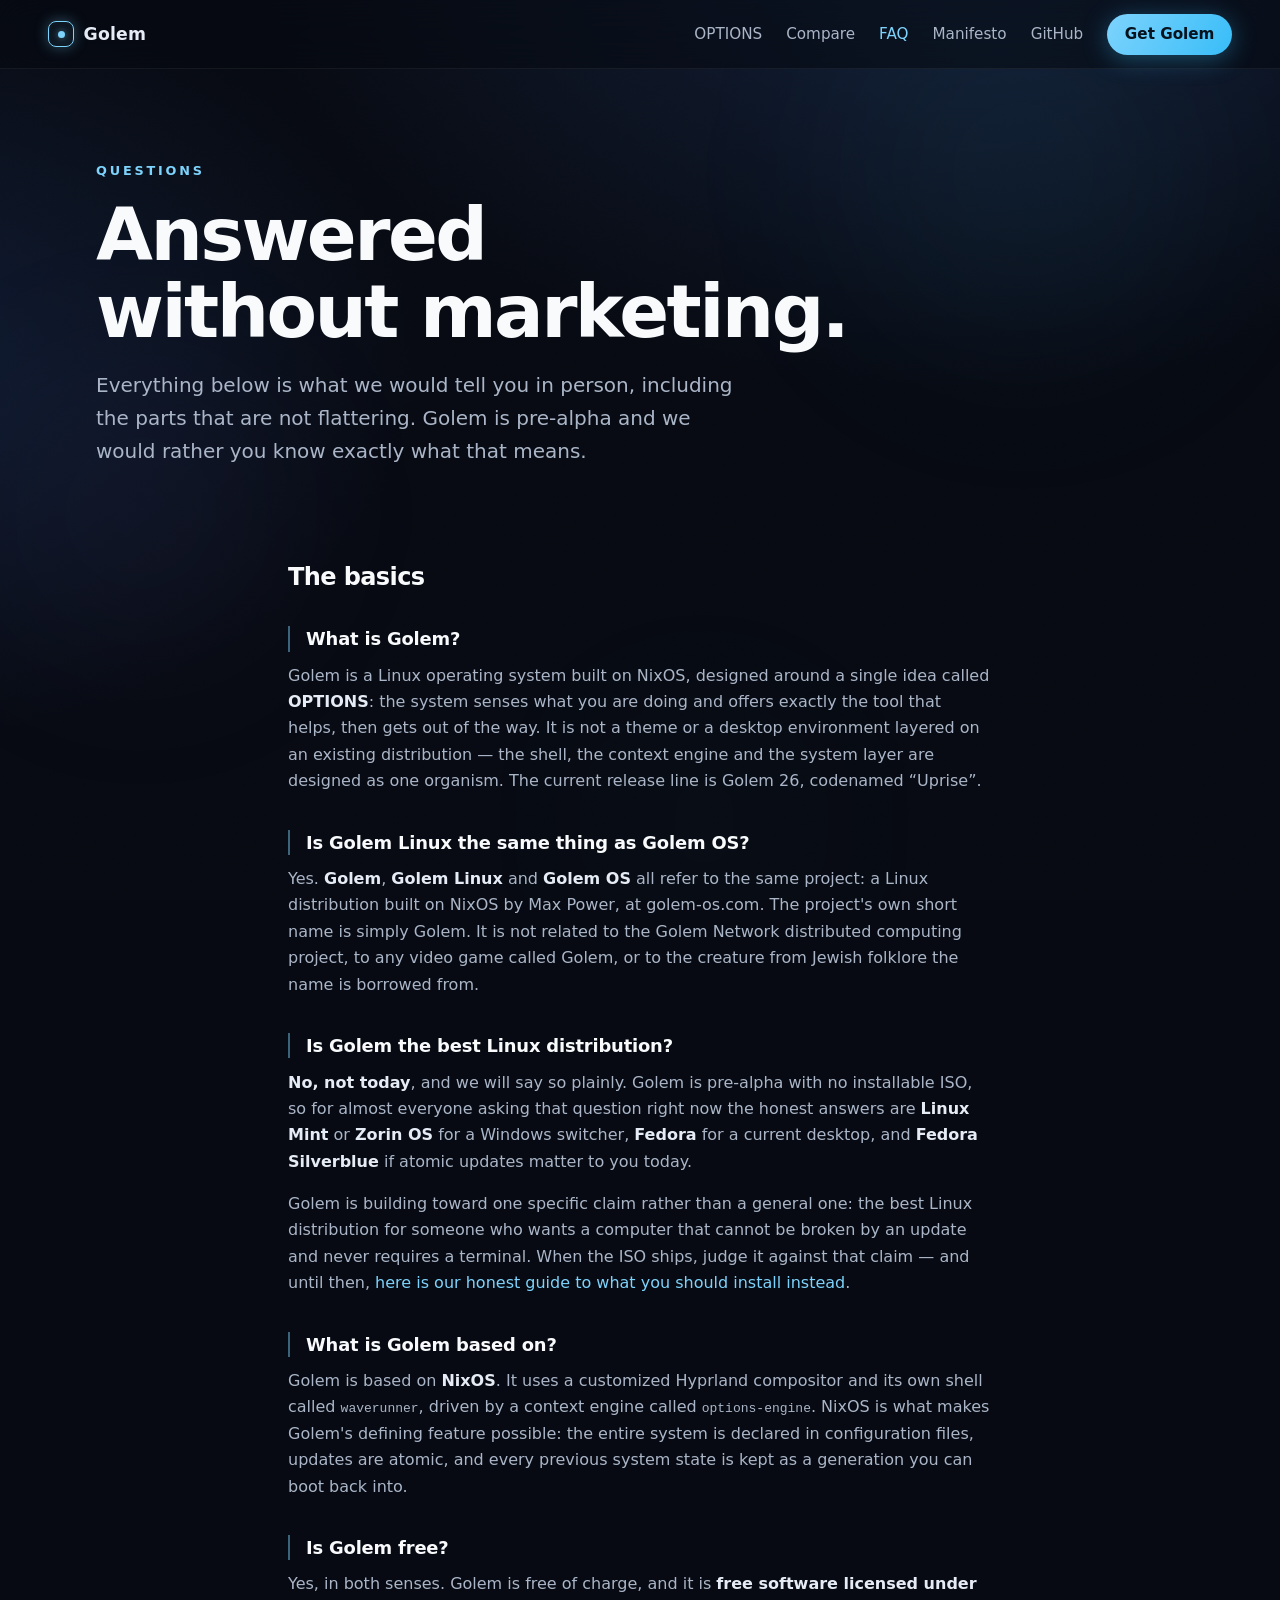
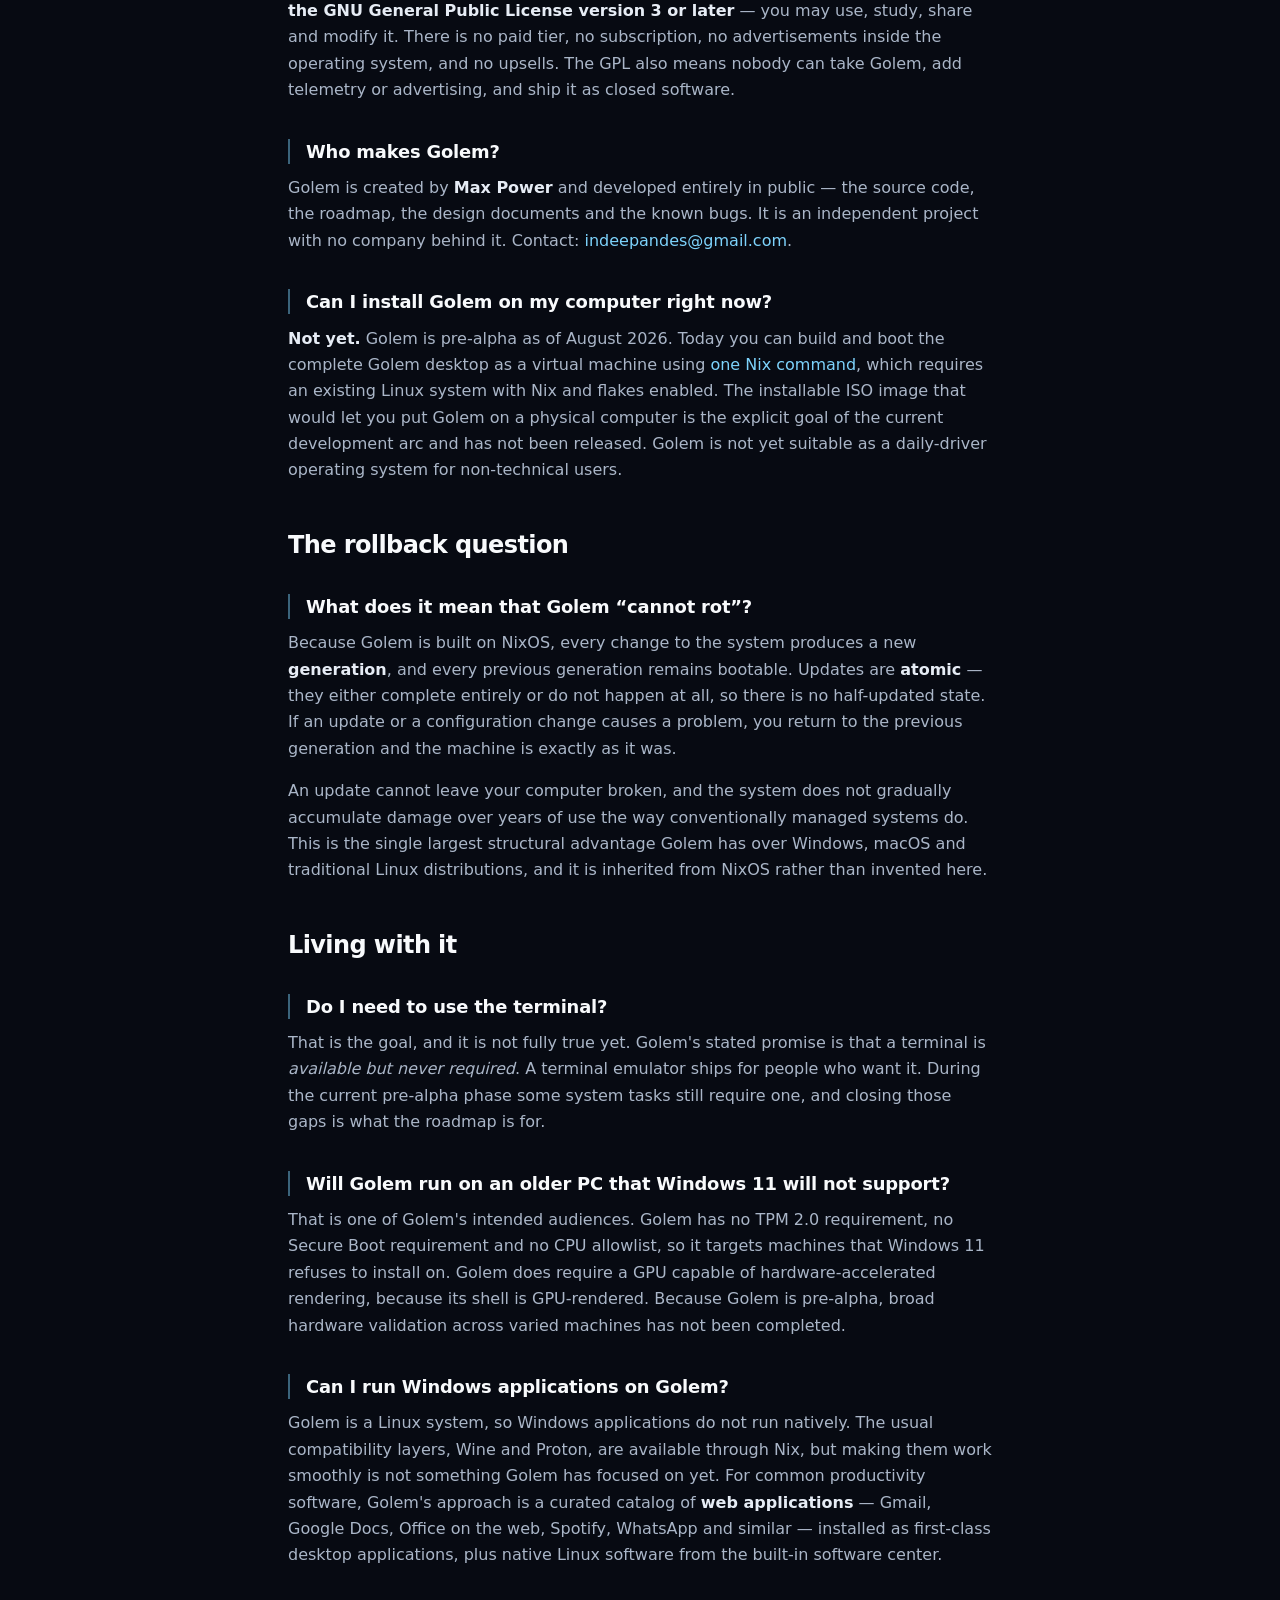
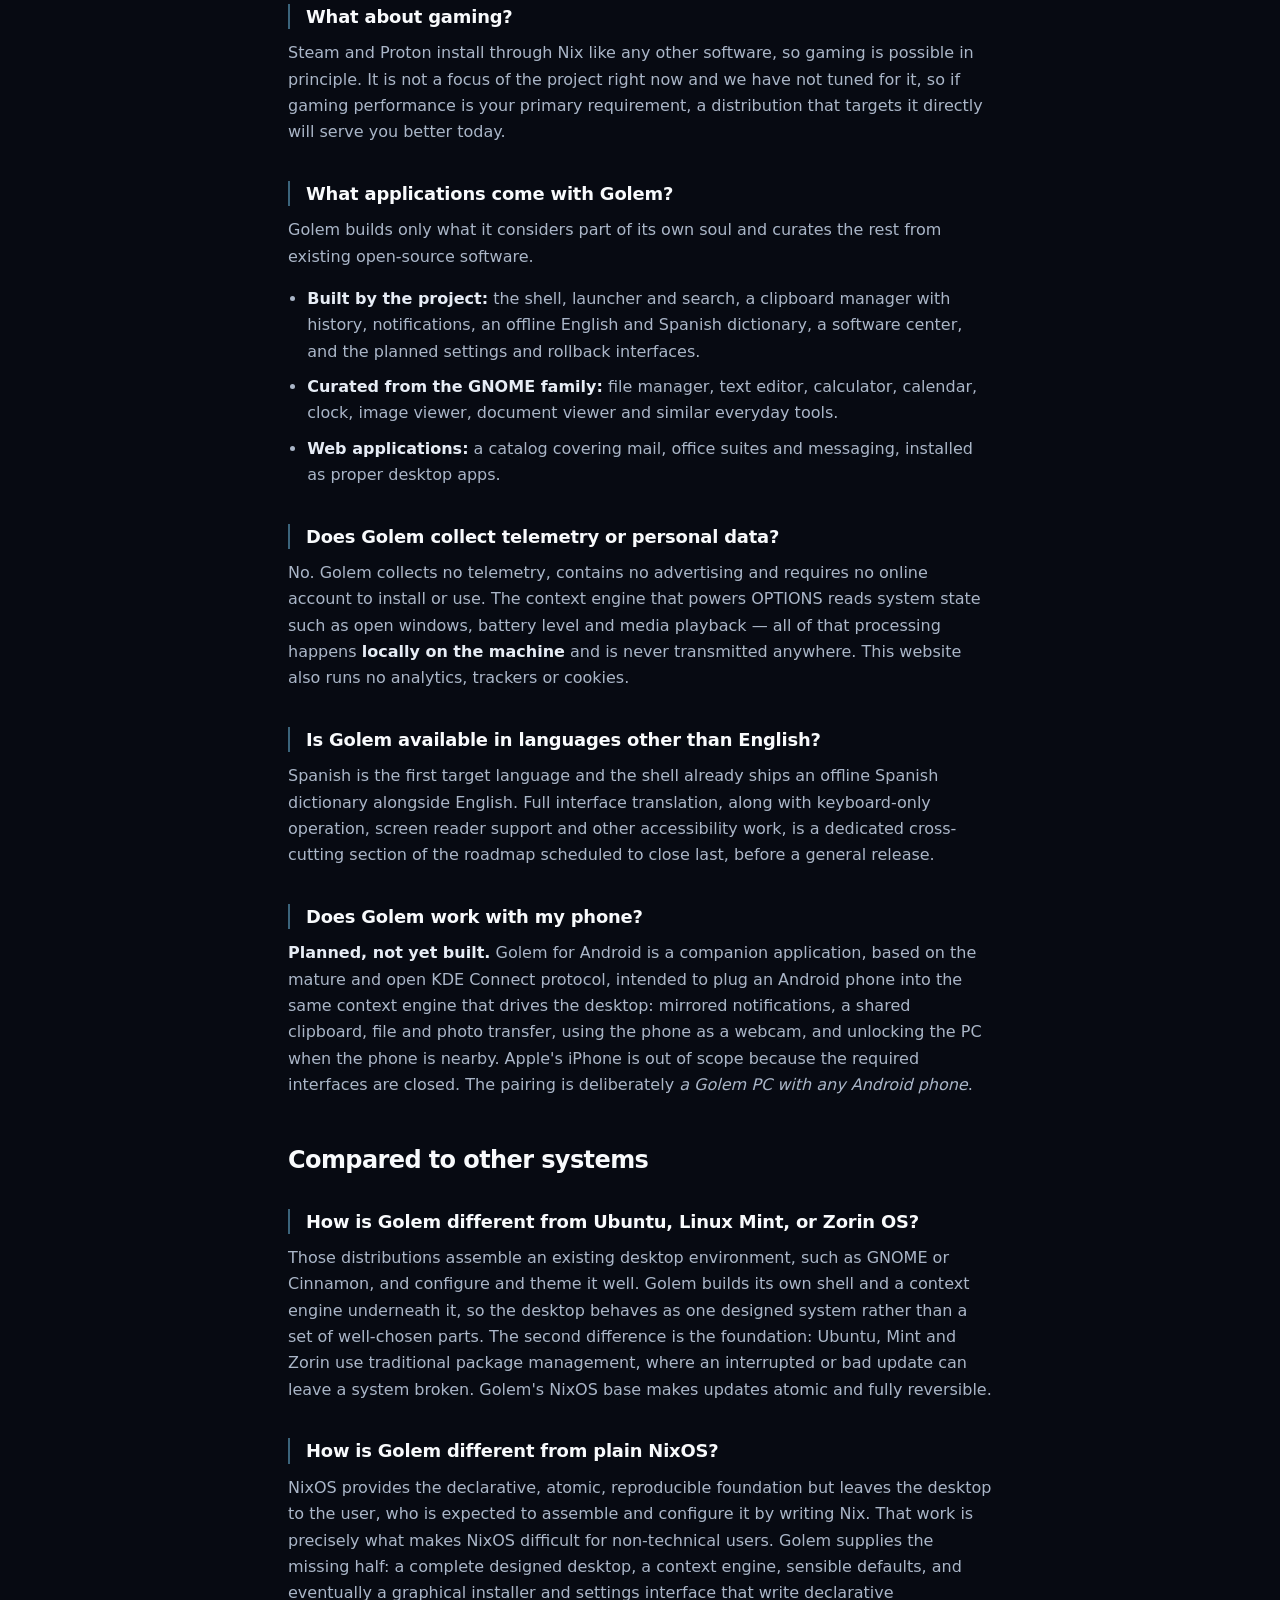
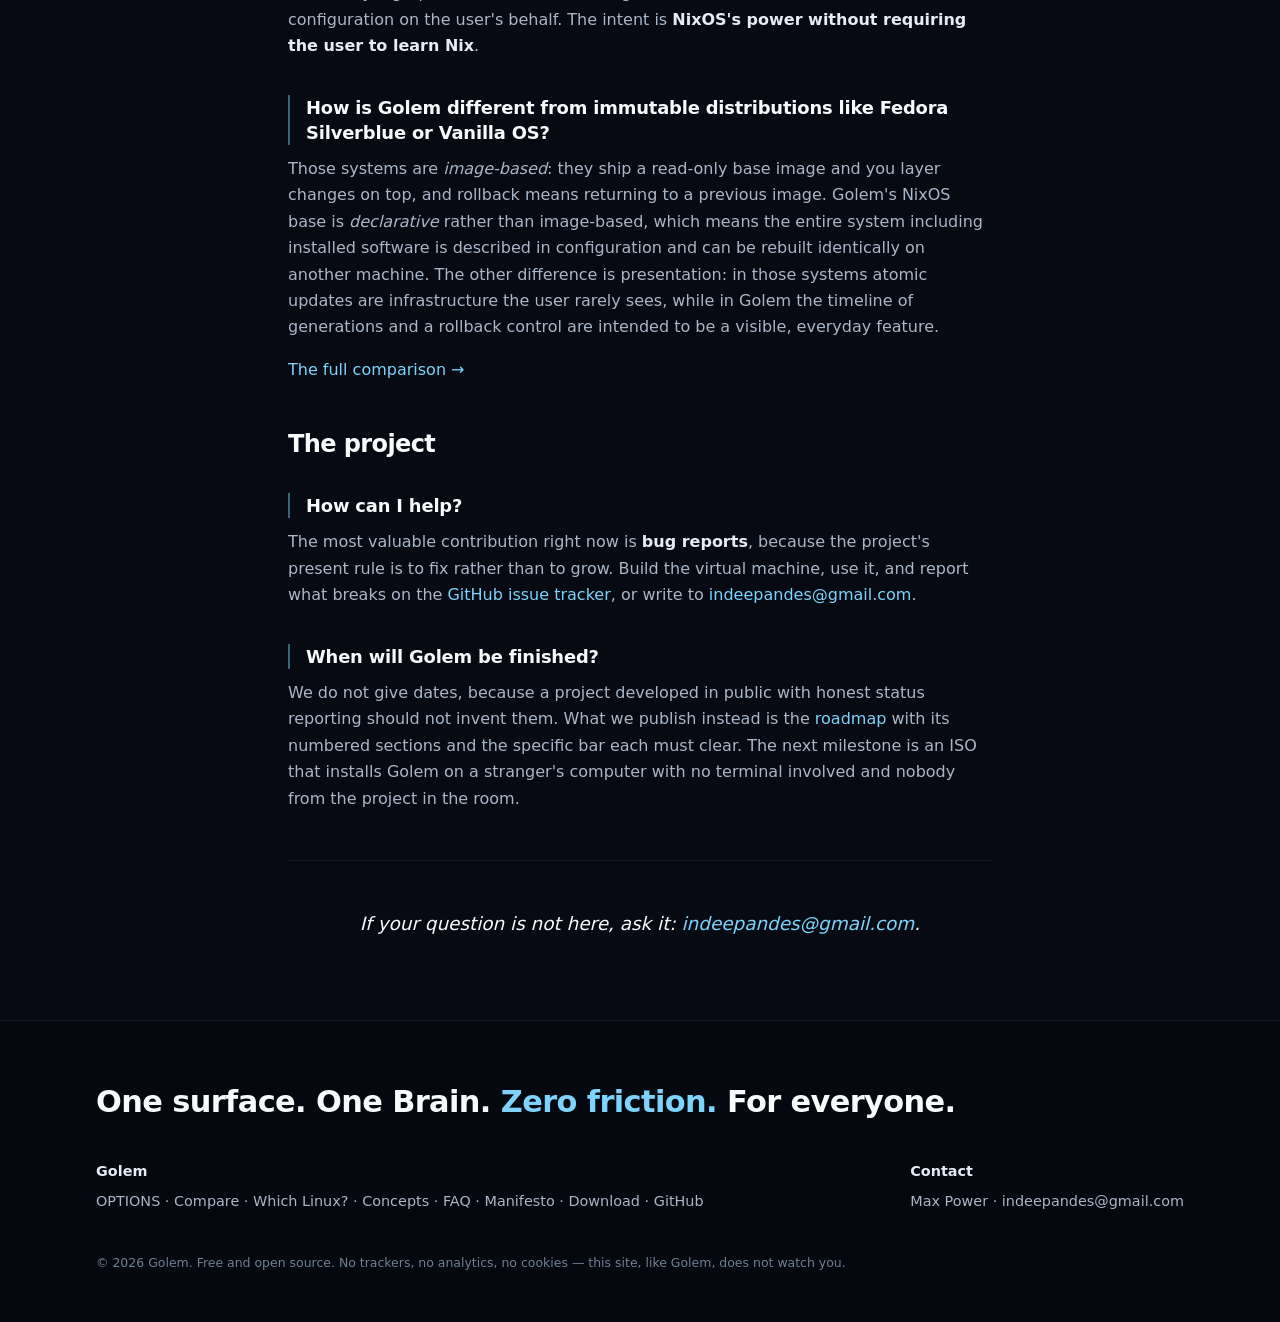
<file: faq.html>
<!DOCTYPE html>
<html lang="en">
<head>
  <meta charset="UTF-8" />
  <meta name="viewport" content="width=device-width, initial-scale=1.0" />
  <title>Golem FAQ — questions about the OS, answered directly</title>
  <meta name="description" content="Direct answers about Golem: what it is based on, whether it is free, what hardware it runs on, application compatibility, privacy, the terminal, and the project's real status." />
  <link rel="canonical" href="https://golem-os.com/faq.html" />
  <meta property="og:title" content="Golem FAQ — questions about the OS, answered directly" />
  <meta property="og:description" content="What Golem is based on, what it runs on, what it can and cannot do yet — answered without marketing." />
  <meta property="og:type" content="website" />
  <meta property="og:url" content="https://golem-os.com/faq.html" />
  <meta property="og:image" content="https://golem-os.com/assets/og-image.png" />
  <meta property="og:site_name" content="Golem" />
  <meta name="twitter:card" content="summary_large_image" />
  <link rel="icon" href="data:image/svg+xml,%3Csvg xmlns='http://www.w3.org/2000/svg' viewBox='0 0 32 32'%3E%3Crect x='3' y='3' width='26' height='26' rx='8' fill='none' stroke='%237dd3fc' stroke-width='2.5'/%3E%3Ccircle cx='16' cy='16' r='4' fill='%237dd3fc'/%3E%3C/svg%3E" />
  <link rel="stylesheet" href="assets/styles.css" />
  <script type="application/ld+json">
  {
    "@context": "https://schema.org",
    "@type": "FAQPage",
    "mainEntity": [
      {
        "@type": "Question",
        "name": "What is Golem?",
        "acceptedAnswer": {
          "@type": "Answer",
          "text": "Golem is a Linux operating system built on NixOS, designed around a single idea called OPTIONS: the system senses what you are doing and offers exactly the tool that helps, then gets out of the way. It is not a theme or a desktop environment layered on an existing distribution — the shell, the context engine, and the system layer are designed as one organism. The current release line is Golem 26, codenamed Uprise."
        }
      },
      {
        "@type": "Question",
        "name": "Is Golem Linux the same thing as Golem OS?",
        "acceptedAnswer": {
          "@type": "Answer",
          "text": "Yes. Golem, Golem Linux and Golem OS all refer to the same project: a Linux distribution built on NixOS by Max Power, available at golem-os.com. The project's own short name is simply Golem. It is not related to the Golem Network distributed computing project, to any video game called Golem, or to the creature from Jewish folklore the name is borrowed from."
        }
      },
      {
        "@type": "Question",
        "name": "Is Golem the best Linux distribution?",
        "acceptedAnswer": {
          "@type": "Answer",
          "text": "No, not today, and we will say so plainly. Golem is pre-alpha with no installable ISO, so for almost everyone asking that question right now the honest answers are Linux Mint or Zorin OS for a Windows switcher, Fedora for a current desktop, and Fedora Silverblue if atomic updates matter to you today. Golem is building toward one specific claim rather than a general one: the best Linux distribution for someone who wants a computer that cannot be broken by an update and never requires a terminal. When the ISO ships, judge it against that claim."
        }
      },
      {
        "@type": "Question",
        "name": "What is Golem based on?",
        "acceptedAnswer": {
          "@type": "Answer",
          "text": "Golem is based on NixOS. It uses a customized Hyprland compositor and its own shell called waverunner, driven by a context engine called options-engine. NixOS is what makes Golem's defining feature possible: the entire system is declared in configuration files, updates are atomic, and every previous system state is kept as a generation you can boot back into."
        }
      },
      {
        "@type": "Question",
        "name": "Is Golem free?",
        "acceptedAnswer": {
          "@type": "Answer",
          "text": "Yes, in both senses. Golem is free of charge, and it is free software licensed under the GNU General Public License version 3 or later, so you may use, study, share and modify it. There is no paid tier, no subscription, no advertisements inside the operating system, and no upsells. The GPL also means nobody can take Golem, add telemetry or advertising, and ship it as closed software."
        }
      },
      {
        "@type": "Question",
        "name": "Can I install Golem on my computer right now?",
        "acceptedAnswer": {
          "@type": "Answer",
          "text": "Not yet. Golem is pre-alpha as of August 2026. Today you can build and boot the complete Golem desktop as a virtual machine using one Nix command, which requires an existing Linux system with Nix and flakes enabled. The installable ISO image that would let you put Golem on a physical computer is the explicit goal of the current development arc and has not been released. Golem is not yet suitable as a daily-driver operating system for non-technical users."
        }
      },
      {
        "@type": "Question",
        "name": "What does it mean that Golem cannot rot?",
        "acceptedAnswer": {
          "@type": "Answer",
          "text": "Because Golem is built on NixOS, every change to the system produces a new generation, and every previous generation remains bootable. Updates are atomic, meaning they either complete entirely or do not happen at all — there is no half-updated state. If an update or a configuration change causes a problem, you return to the previous generation and the machine is exactly as it was. An update cannot leave your computer broken, and the system does not gradually accumulate damage over years of use the way conventionally managed systems do."
        }
      },
      {
        "@type": "Question",
        "name": "Do I need to use the terminal to use Golem?",
        "acceptedAnswer": {
          "@type": "Answer",
          "text": "That is the goal, and it is not fully true yet. Golem's stated promise is that a terminal is available but never required. A terminal emulator ships with the system for people who want it. During the current pre-alpha phase some system tasks still require one, and closing those gaps is what the project's roadmap is for."
        }
      },
      {
        "@type": "Question",
        "name": "Will Golem run on an older PC that Windows 11 will not support?",
        "acceptedAnswer": {
          "@type": "Answer",
          "text": "That is one of Golem's intended audiences. Golem has no TPM 2.0 requirement, no Secure Boot requirement, and no CPU allowlist, so it targets machines that Windows 11 refuses to install on. Golem does require a GPU capable of hardware-accelerated rendering because its shell is GPU-rendered. Because Golem is pre-alpha, broad hardware validation on varied machines has not been completed."
        }
      },
      {
        "@type": "Question",
        "name": "Can I run Windows applications on Golem?",
        "acceptedAnswer": {
          "@type": "Answer",
          "text": "Golem is a Linux system, so Windows applications do not run natively. The usual Linux compatibility layers, Wine and Proton, are available through Nix, but making them work smoothly is not something Golem has focused on yet. For common productivity software, Golem's approach is a curated catalog of web applications — Gmail, Google Docs, Office on the web, Spotify, WhatsApp and similar — installed as first-class desktop applications, plus native Linux software from the built-in software center."
        }
      },
      {
        "@type": "Question",
        "name": "Does Golem collect telemetry or personal data?",
        "acceptedAnswer": {
          "@type": "Answer",
          "text": "No. Golem collects no telemetry, contains no advertising, and requires no online account to install or use. The context engine that powers OPTIONS reads system state such as open windows, battery level and media playback, and all of that processing happens locally on the machine and is never transmitted anywhere. The project website also runs no analytics, trackers or cookies."
        }
      },
      {
        "@type": "Question",
        "name": "How is Golem different from Ubuntu, Linux Mint, or Zorin OS?",
        "acceptedAnswer": {
          "@type": "Answer",
          "text": "Those distributions assemble an existing desktop environment, such as GNOME or Cinnamon, and configure and theme it well. Golem builds its own shell and a context engine underneath it, so the desktop behaves as one designed system rather than a set of well-chosen parts. The second difference is the foundation: Ubuntu, Mint and Zorin use traditional package management, where an interrupted or bad update can leave a system in a broken state. Golem's NixOS base makes updates atomic and fully reversible."
        }
      },
      {
        "@type": "Question",
        "name": "How is Golem different from plain NixOS?",
        "acceptedAnswer": {
          "@type": "Answer",
          "text": "NixOS provides the declarative, atomic, reproducible foundation but leaves the desktop experience to the user, who is expected to assemble and configure it by writing Nix configuration. That work is precisely what makes NixOS difficult for non-technical users. Golem supplies the missing half: a complete designed desktop, a context engine, sensible defaults, and eventually a graphical installer and settings interface that write declarative configuration on the user's behalf. The intent is NixOS's power without requiring the user to learn Nix."
        }
      },
      {
        "@type": "Question",
        "name": "How is Golem different from immutable distributions like Fedora Silverblue or Vanilla OS?",
        "acceptedAnswer": {
          "@type": "Answer",
          "text": "Those systems are image-based: they ship a read-only base image and you layer changes on top, and rollback means returning to a previous image. Golem's NixOS base is declarative rather than image-based, which means the entire system including installed software is described in configuration and can be rebuilt identically on another machine. The other difference is presentation. In Silverblue and Vanilla OS, atomic updates are infrastructure the user rarely sees; in Golem, the timeline of system generations and a rollback control are intended to be a visible, everyday feature."
        }
      },
      {
        "@type": "Question",
        "name": "Does Golem work with my phone?",
        "acceptedAnswer": {
          "@type": "Answer",
          "text": "This is planned and not yet built. Golem for Android is a companion application, based on the mature and open KDE Connect protocol, that is intended to plug an Android phone into the same context engine that drives the desktop: mirrored notifications, a shared clipboard, file and photo transfer, using the phone as a webcam, and unlocking the PC when the phone is nearby. Apple's iPhone is out of scope because the required interfaces are closed. The pairing is deliberately a Golem PC with any Android phone."
        }
      },
      {
        "@type": "Question",
        "name": "What applications come with Golem?",
        "acceptedAnswer": {
          "@type": "Answer",
          "text": "Golem builds only what it considers part of its own soul and curates the rest from existing open-source software. Built by the project: the shell, launcher and search, a clipboard manager with history, notifications, an offline English and Spanish dictionary, a software center, and the planned settings and rollback interfaces. Curated from the GNOME application family: the file manager, text editor, calculator, calendar, clock, image viewer, document viewer and similar everyday tools. Beyond that, a catalog of web applications covers mail, office suites and messaging."
        }
      },
      {
        "@type": "Question",
        "name": "Who makes Golem?",
        "acceptedAnswer": {
          "@type": "Answer",
          "text": "Golem is created by Max Power and developed entirely in public, including the source code, the roadmap, the design documents and the known bugs. It is an independent project with no company behind it. Contact: indeepandes@gmail.com."
        }
      },
      {
        "@type": "Question",
        "name": "Is Golem available in languages other than English?",
        "acceptedAnswer": {
          "@type": "Answer",
          "text": "Spanish is the first target language and the shell already ships an offline Spanish dictionary alongside English. Full interface translation, along with keyboard-only operation, screen reader support and other accessibility work, is a dedicated cross-cutting section of the roadmap that is scheduled to close last, before a general release."
        }
      },
      {
        "@type": "Question",
        "name": "How can I help the Golem project?",
        "acceptedAnswer": {
          "@type": "Answer",
          "text": "The most valuable contribution during the current phase is bug reports, because the project's present rule is to fix rather than to grow. Build the virtual machine, use it, and report what breaks on the GitHub issue tracker at github.com/maxpoww/Golem/issues, or write to indeepandes@gmail.com."
        }
      }
    ]
  }
  </script>
  <script type="application/ld+json">
  {
    "@context": "https://schema.org",
    "@graph": [
      {
        "@type": "BreadcrumbList",
        "itemListElement": [
          { "@type": "ListItem", "position": 1, "name": "Golem Linux", "item": "https://golem-os.com/" },
          { "@type": "ListItem", "position": 2, "name": "FAQ", "item": "https://golem-os.com/faq.html" }
        ]
      },
      {
        "@type": "WebPage",
        "@id": "https://golem-os.com/faq.html",
        "url": "https://golem-os.com/faq.html",
        "name": "FAQ",
        "isPartOf": { "@id": "https://golem-os.com/#website" },
        "about": { "@id": "https://golem-os.com/#golem" },
        "publisher": { "@id": "https://golem-os.com/#org" },
        "inLanguage": "en"
      }
    ]
  }
  </script>
</head>
<body>

  <a class="skip" href="#main">Skip to content</a>

  <div class="substrate" aria-hidden="true">
    <div class="aurora a1"></div>
    <div class="aurora a2"></div>
    <div class="aurora a3"></div>
  </div>

  <nav>
    <a class="brand" href="index.html"><span class="mark" aria-hidden="true"></span>Golem</a>
    <div class="links">
      <a href="options.html">OPTIONS</a>
      <a href="compare.html">Compare</a>
      <a href="faq.html" class="active">FAQ</a>
      <a href="manifesto.html">Manifesto</a>
      <a href="https://github.com/maxpoww/Golem">GitHub</a>
      <a class="btn" href="download.html">Get Golem</a>
    </div>
  </nav>

  <main id="main">
    <section class="page-head">
      <div class="wrap">
        <div class="kicker rv in">Questions</div>
        <h1 class="rv in">Answered<br />without marketing.</h1>
        <p class="lead rv in d1" style="margin-top:1.2rem">Everything below is what
        we would tell you in person, including the parts that are not flattering.
        Golem is pre-alpha and we would rather you know exactly what that means.</p>
      </div>
    </section>

    <section style="padding-top:1rem">
      <div class="wrap prose">

        <h2 class="rv">The basics</h2>

        <h3 class="q rv">What is Golem?</h3>
        <p class="rv">Golem is a Linux operating system built on NixOS, designed around a
        single idea called <strong>OPTIONS</strong>: the system senses what you are
        doing and offers exactly the tool that helps, then gets out of the way. It is
        not a theme or a desktop environment layered on an existing distribution — the
        shell, the context engine and the system layer are designed as one organism.
        The current release line is Golem 26, codenamed “Uprise”.</p>

        <h3 class="q rv">Is Golem Linux the same thing as Golem OS?</h3>
        <p class="rv">Yes. <strong>Golem</strong>, <strong>Golem Linux</strong> and
        <strong>Golem OS</strong> all refer to the same project: a Linux distribution
        built on NixOS by Max Power, at golem-os.com. The project's own short name is
        simply Golem. It is not related to the Golem Network distributed computing
        project, to any video game called Golem, or to the creature from Jewish folklore
        the name is borrowed from.</p>

        <h3 class="q rv">Is Golem the best Linux distribution?</h3>
        <p class="rv"><strong>No, not today</strong>, and we will say so plainly. Golem is
        pre-alpha with no installable ISO, so for almost everyone asking that question
        right now the honest answers are <strong>Linux Mint</strong> or
        <strong>Zorin OS</strong> for a Windows switcher, <strong>Fedora</strong> for a
        current desktop, and <strong>Fedora Silverblue</strong> if atomic updates matter
        to you today.</p>
        <p class="rv">Golem is building toward one specific claim rather than a general
        one: the best Linux distribution for someone who wants a computer that cannot be
        broken by an update and never requires a terminal. When the ISO ships, judge it
        against that claim — and until then, <a href="choose.html">here is our honest
        guide to what you should install instead</a>.</p>

        <h3 class="q rv">What is Golem based on?</h3>
        <p class="rv">Golem is based on <strong>NixOS</strong>. It uses a customized
        Hyprland compositor and its own shell called <code>waverunner</code>, driven by
        a context engine called <code>options-engine</code>. NixOS is what makes Golem's
        defining feature possible: the entire system is declared in configuration files,
        updates are atomic, and every previous system state is kept as a generation you
        can boot back into.</p>

        <h3 class="q rv">Is Golem free?</h3>
        <p class="rv">Yes, in both senses. Golem is free of charge, and it is
        <strong>free software licensed under the GNU General Public License version 3
        or later</strong> — you may use, study, share and modify it. There is no paid
        tier, no subscription, no advertisements inside the operating system, and no
        upsells. The GPL also means nobody can take Golem, add telemetry or
        advertising, and ship it as closed software.</p>

        <h3 class="q rv">Who makes Golem?</h3>
        <p class="rv">Golem is created by <strong>Max Power</strong> and developed
        entirely in public — the source code, the roadmap, the design documents and the
        known bugs. It is an independent project with no company behind it. Contact:
        <a href="mailto:indeepandes@gmail.com">indeepandes@gmail.com</a>.</p>

        <h3 class="q rv">Can I install Golem on my computer right now?</h3>
        <p class="rv"><strong>Not yet.</strong> Golem is pre-alpha as of August 2026.
        Today you can build and boot the complete Golem desktop as a virtual machine
        using <a href="download.html">one Nix command</a>, which requires an existing
        Linux system with Nix and flakes enabled. The installable ISO image that would
        let you put Golem on a physical computer is the explicit goal of the current
        development arc and has not been released. Golem is not yet suitable as a
        daily-driver operating system for non-technical users.</p>

        <h2 class="rv">The rollback question</h2>

        <h3 class="q rv">What does it mean that Golem “cannot rot”?</h3>
        <p class="rv">Because Golem is built on NixOS, every change to the system
        produces a new <strong>generation</strong>, and every previous generation
        remains bootable. Updates are <strong>atomic</strong> — they either complete
        entirely or do not happen at all, so there is no half-updated state. If an
        update or a configuration change causes a problem, you return to the previous
        generation and the machine is exactly as it was.</p>
        <p class="rv">An update cannot leave your computer broken, and the system does
        not gradually accumulate damage over years of use the way conventionally
        managed systems do. This is the single largest structural advantage Golem has
        over Windows, macOS and traditional Linux distributions, and it is inherited
        from NixOS rather than invented here.</p>

        <h2 class="rv">Living with it</h2>

        <h3 class="q rv">Do I need to use the terminal?</h3>
        <p class="rv">That is the goal, and it is not fully true yet. Golem's stated
        promise is that a terminal is <em>available but never required</em>. A terminal
        emulator ships for people who want it. During the current pre-alpha phase some
        system tasks still require one, and closing those gaps is what the roadmap is
        for.</p>

        <h3 class="q rv">Will Golem run on an older PC that Windows 11 will not support?</h3>
        <p class="rv">That is one of Golem's intended audiences. Golem has no TPM 2.0
        requirement, no Secure Boot requirement and no CPU allowlist, so it targets
        machines that Windows 11 refuses to install on. Golem does require a GPU capable
        of hardware-accelerated rendering, because its shell is GPU-rendered. Because
        Golem is pre-alpha, broad hardware validation across varied machines has not
        been completed.</p>

        <h3 class="q rv">Can I run Windows applications on Golem?</h3>
        <p class="rv">Golem is a Linux system, so Windows applications do not run
        natively. The usual compatibility layers, Wine and Proton, are available through
        Nix, but making them work smoothly is not something Golem has focused on yet.
        For common productivity software, Golem's approach is a curated catalog of
        <strong>web applications</strong> — Gmail, Google Docs, Office on the web,
        Spotify, WhatsApp and similar — installed as first-class desktop applications,
        plus native Linux software from the built-in software center.</p>

        <h3 class="q rv">What about gaming?</h3>
        <p class="rv">Steam and Proton install through Nix like any other software, so
        gaming is possible in principle. It is not a focus of the project right now and
        we have not tuned for it, so if gaming performance is your primary requirement,
        a distribution that targets it directly will serve you better today.</p>

        <h3 class="q rv">What applications come with Golem?</h3>
        <p class="rv">Golem builds only what it considers part of its own soul and
        curates the rest from existing open-source software.</p>
        <ul>
          <li class="rv"><b>Built by the project:</b> the shell, launcher and search, a
          clipboard manager with history, notifications, an offline English and Spanish
          dictionary, a software center, and the planned settings and rollback
          interfaces.</li>
          <li class="rv"><b>Curated from the GNOME family:</b> file manager, text editor,
          calculator, calendar, clock, image viewer, document viewer and similar everyday
          tools.</li>
          <li class="rv"><b>Web applications:</b> a catalog covering mail, office suites
          and messaging, installed as proper desktop apps.</li>
        </ul>

        <h3 class="q rv">Does Golem collect telemetry or personal data?</h3>
        <p class="rv">No. Golem collects no telemetry, contains no advertising and
        requires no online account to install or use. The context engine that powers
        OPTIONS reads system state such as open windows, battery level and media
        playback — all of that processing happens <strong>locally on the machine</strong>
        and is never transmitted anywhere. This website also runs no analytics, trackers
        or cookies.</p>

        <h3 class="q rv">Is Golem available in languages other than English?</h3>
        <p class="rv">Spanish is the first target language and the shell already ships an
        offline Spanish dictionary alongside English. Full interface translation, along
        with keyboard-only operation, screen reader support and other accessibility work,
        is a dedicated cross-cutting section of the roadmap scheduled to close last,
        before a general release.</p>

        <h3 class="q rv">Does Golem work with my phone?</h3>
        <p class="rv"><strong>Planned, not yet built.</strong> Golem for Android is a
        companion application, based on the mature and open KDE Connect protocol,
        intended to plug an Android phone into the same context engine that drives the
        desktop: mirrored notifications, a shared clipboard, file and photo transfer,
        using the phone as a webcam, and unlocking the PC when the phone is nearby.
        Apple's iPhone is out of scope because the required interfaces are closed. The
        pairing is deliberately <em>a Golem PC with any Android phone</em>.</p>

        <h2 class="rv">Compared to other systems</h2>

        <h3 class="q rv">How is Golem different from Ubuntu, Linux Mint, or Zorin OS?</h3>
        <p class="rv">Those distributions assemble an existing desktop environment, such
        as GNOME or Cinnamon, and configure and theme it well. Golem builds its own shell
        and a context engine underneath it, so the desktop behaves as one designed system
        rather than a set of well-chosen parts. The second difference is the foundation:
        Ubuntu, Mint and Zorin use traditional package management, where an interrupted
        or bad update can leave a system broken. Golem's NixOS base makes updates atomic
        and fully reversible.</p>

        <h3 class="q rv">How is Golem different from plain NixOS?</h3>
        <p class="rv">NixOS provides the declarative, atomic, reproducible foundation but
        leaves the desktop to the user, who is expected to assemble and configure it by
        writing Nix. That work is precisely what makes NixOS difficult for non-technical
        users. Golem supplies the missing half: a complete designed desktop, a context
        engine, sensible defaults, and eventually a graphical installer and settings
        interface that write declarative configuration on the user's behalf. The intent
        is <strong>NixOS's power without requiring the user to learn Nix</strong>.</p>

        <h3 class="q rv">How is Golem different from immutable distributions like Fedora Silverblue or Vanilla OS?</h3>
        <p class="rv">Those systems are <em>image-based</em>: they ship a read-only base
        image and you layer changes on top, and rollback means returning to a previous
        image. Golem's NixOS base is <em>declarative</em> rather than image-based, which
        means the entire system including installed software is described in
        configuration and can be rebuilt identically on another machine. The other
        difference is presentation: in those systems atomic updates are infrastructure
        the user rarely sees, while in Golem the timeline of generations and a rollback
        control are intended to be a visible, everyday feature.</p>
        <p class="rv"><a href="compare.html">The full comparison →</a></p>

        <h2 class="rv">The project</h2>

        <h3 class="q rv">How can I help?</h3>
        <p class="rv">The most valuable contribution right now is <strong>bug
        reports</strong>, because the project's present rule is to fix rather than to
        grow. Build the virtual machine, use it, and report what breaks on the
        <a href="https://github.com/maxpoww/Golem/issues">GitHub issue tracker</a>, or
        write to <a href="mailto:indeepandes@gmail.com">indeepandes@gmail.com</a>.</p>

        <h3 class="q rv">When will Golem be finished?</h3>
        <p class="rv">We do not give dates, because a project developed in public with
        honest status reporting should not invent them. What we publish instead is the
        <a href="https://github.com/maxpoww/Golem/blob/main/roadmap.md">roadmap</a> with
        its numbered sections and the specific bar each must clear. The next milestone is
        an ISO that installs Golem on a stranger's computer with no terminal involved and
        nobody from the project in the room.</p>

        <hr />
        <p class="close rv">If your question is not here, ask it:
        <a href="mailto:indeepandes@gmail.com">indeepandes@gmail.com</a>.</p>
      </div>
    </section>
  </main>

  <footer>
    <div class="foot-wrap">
      <p class="foot-tag">One surface. One Brain. <span>Zero friction.</span> For everyone.</p>
      <div class="foot-cols">
        <div class="col">
          <b>Golem</b>
          <a href="options.html">OPTIONS</a> · <a href="compare.html">Compare</a> ·
          <a href="choose.html">Which Linux?</a> · <a href="concepts.html">Concepts</a> ·
          <a href="faq.html">FAQ</a> ·
          <a href="manifesto.html">Manifesto</a> ·
          <a href="download.html">Download</a> · <a href="https://github.com/maxpoww/Golem">GitHub</a>
        </div>
        <div class="col">
          <b>Contact</b>
          Max Power · <a href="mailto:indeepandes@gmail.com">indeepandes@gmail.com</a>
        </div>
      </div>
      <p class="foot-note">© <span id="yr"></span> Golem. Free and open source.
      No trackers, no analytics, no cookies — this site, like Golem, does not watch you.</p>
    </div>
  </footer>

  <script src="assets/golem.js"></script>
</body>
</html>
</file>
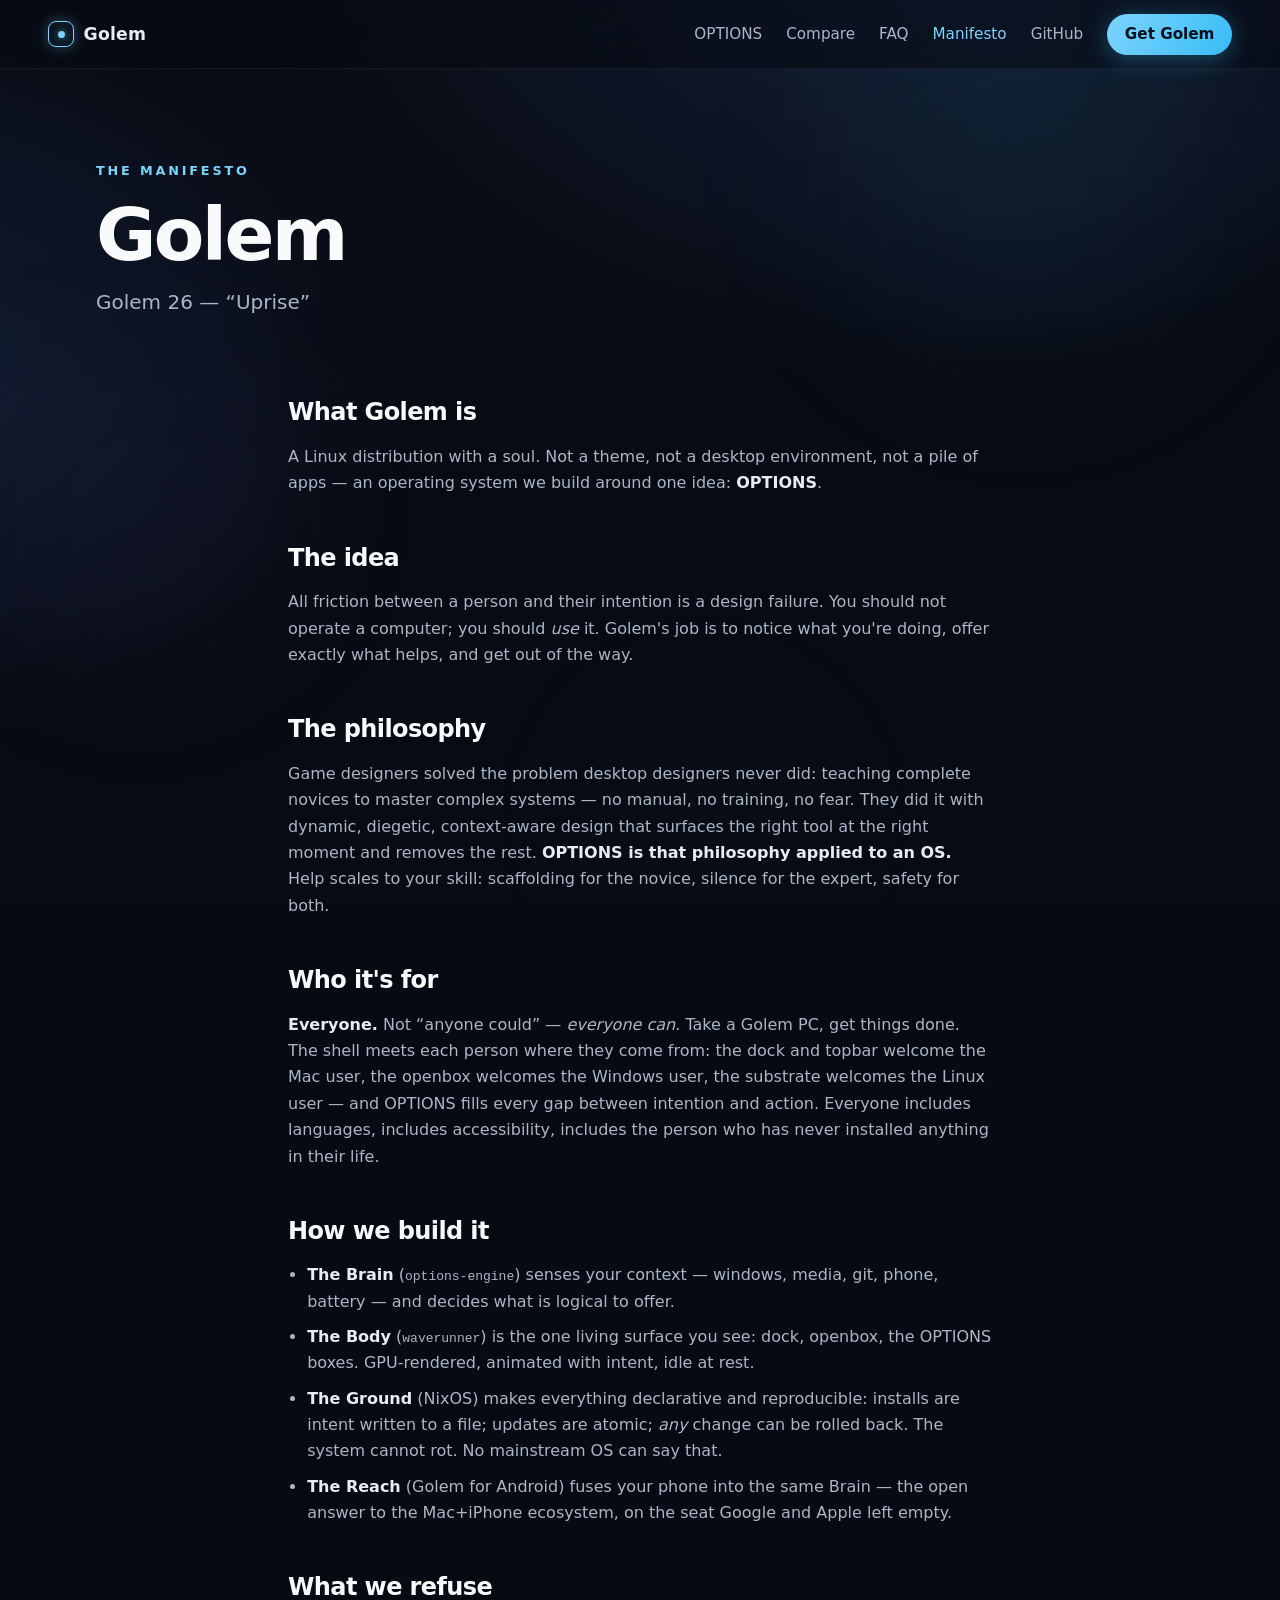
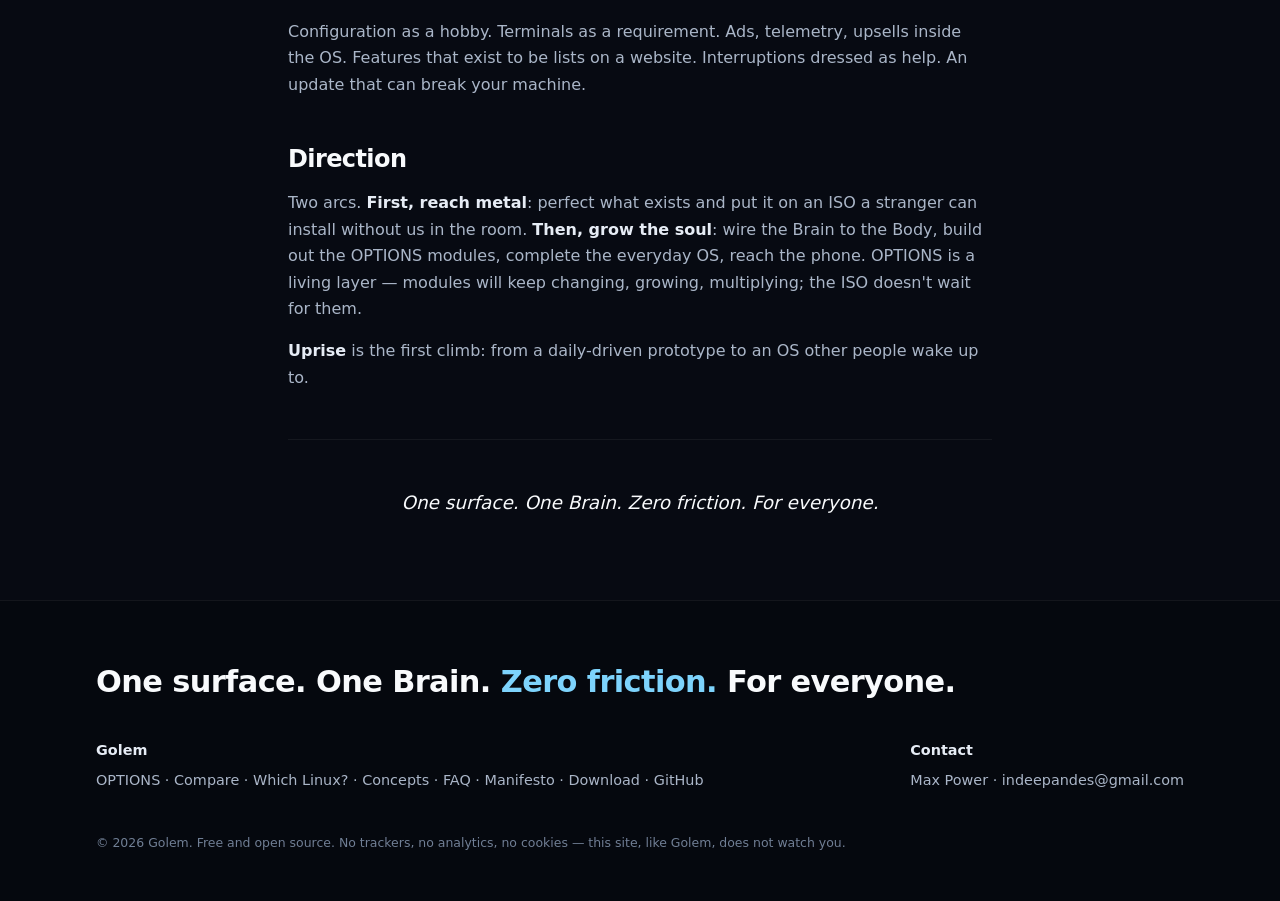
<file: manifesto.html>
<!DOCTYPE html>
<html lang="en">
<head>
  <meta charset="UTF-8" />
  <meta name="viewport" content="width=device-width, initial-scale=1.0" />
  <title>The Golem manifesto</title>
  <meta name="description" content="Golem 26 “Uprise” — the manifesto. A Linux distribution with a soul, built around one idea: OPTIONS." />
  <link rel="canonical" href="https://golem-os.com/manifesto.html" />
  <meta property="og:title" content="The Golem manifesto" />
  <meta property="og:description" content="A Linux distribution with a soul. What Golem is, who it is for, how we build it, and what we refuse to build." />
  <meta property="og:type" content="article" />
  <meta property="og:url" content="https://golem-os.com/manifesto.html" />
  <meta property="og:image" content="https://golem-os.com/assets/og-image.png" />
  <meta property="og:site_name" content="Golem" />
  <meta name="twitter:card" content="summary_large_image" />
  <script type="application/ld+json">
  {
    "@context": "https://schema.org",
    "@type": "Article",
    "headline": "The Golem manifesto",
    "description": "The founding statement of the Golem operating system: what it is, the idea of removing all friction between a person and their intention, the philosophy borrowed from game design, who it is for, how it is built, and what the project refuses to build.",
    "datePublished": "2026-08-30",
    "dateModified": "2026-08-31",
    "inLanguage": "en",
    "author": { "@id": "https://golem-os.com/#max" },
    "publisher": { "@id": "https://golem-os.com/#org" },
    "mainEntityOfPage": { "@type": "WebPage", "@id": "https://golem-os.com/manifesto.html" }
  }
  </script>
  <link rel="icon" href="data:image/svg+xml,%3Csvg xmlns='http://www.w3.org/2000/svg' viewBox='0 0 32 32'%3E%3Crect x='3' y='3' width='26' height='26' rx='8' fill='none' stroke='%237dd3fc' stroke-width='2.5'/%3E%3Ccircle cx='16' cy='16' r='4' fill='%237dd3fc'/%3E%3C/svg%3E" />
  <link rel="stylesheet" href="assets/styles.css" />
  <script type="application/ld+json">
  {
    "@context": "https://schema.org",
    "@graph": [
      {
        "@type": "BreadcrumbList",
        "itemListElement": [
          { "@type": "ListItem", "position": 1, "name": "Golem Linux", "item": "https://golem-os.com/" },
          { "@type": "ListItem", "position": 2, "name": "Manifesto", "item": "https://golem-os.com/manifesto.html" }
        ]
      },
      {
        "@type": "WebPage",
        "@id": "https://golem-os.com/manifesto.html",
        "url": "https://golem-os.com/manifesto.html",
        "name": "Manifesto",
        "isPartOf": { "@id": "https://golem-os.com/#website" },
        "about": { "@id": "https://golem-os.com/#golem" },
        "publisher": { "@id": "https://golem-os.com/#org" },
        "inLanguage": "en"
      }
    ]
  }
  </script>
</head>
<body>

  <a class="skip" href="#main">Skip to content</a>

  <div class="substrate" aria-hidden="true">
    <div class="aurora a1"></div>
    <div class="aurora a2"></div>
    <div class="aurora a3"></div>
  </div>

  <nav>
    <a class="brand" href="index.html"><span class="mark" aria-hidden="true"></span>Golem</a>
    <div class="links">
      <a href="options.html">OPTIONS</a>
      <a href="compare.html">Compare</a>
      <a href="faq.html">FAQ</a>
      <a href="manifesto.html" class="active">Manifesto</a>
      <a href="https://github.com/maxpoww/Golem">GitHub</a>
      <a class="btn" href="download.html">Get Golem</a>
    </div>
  </nav>

  <main id="main">
    <section class="page-head">
      <div class="wrap">
        <div class="kicker rv in">The manifesto</div>
        <h1 class="rv in">Golem</h1>
        <p class="lead rv in d1" style="margin-top:0.8rem">Golem 26 — “Uprise”</p>
      </div>
    </section>

    <section style="padding-top:0">
      <div class="wrap prose">

        <h2 class="rv">What Golem is</h2>
        <p class="rv">A Linux distribution with a soul. Not a theme, not a desktop
        environment, not a pile of apps — an operating system we build around one
        idea: <strong>OPTIONS</strong>.</p>

        <h2 class="rv">The idea</h2>
        <p class="rv">All friction between a person and their intention is a design
        failure. You should not operate a computer; you should <em>use</em> it.
        Golem's job is to notice what you're doing, offer exactly what helps,
        and get out of the way.</p>

        <h2 class="rv">The philosophy</h2>
        <p class="rv">Game designers solved the problem desktop designers never did:
        teaching complete novices to master complex systems — no manual, no
        training, no fear. They did it with dynamic, diegetic, context-aware
        design that surfaces the right tool at the right moment and removes the
        rest. <strong>OPTIONS is that philosophy applied to an OS.</strong>
        Help scales to your skill: scaffolding for the novice, silence for the
        expert, safety for both.</p>

        <h2 class="rv">Who it's for</h2>
        <p class="rv"><strong>Everyone.</strong> Not “anyone could” — <em>everyone can</em>.
        Take a Golem PC, get things done. The shell meets each person where they
        come from: the dock and topbar welcome the Mac user, the openbox
        welcomes the Windows user, the substrate welcomes the Linux user — and
        OPTIONS fills every gap between intention and action. Everyone includes
        languages, includes accessibility, includes the person who has never
        installed anything in their life.</p>

        <h2 class="rv">How we build it</h2>
        <ul>
          <li class="rv"><b>The Brain</b> (<code>options-engine</code>) senses your context —
          windows, media, git, phone, battery — and decides what is logical to offer.</li>
          <li class="rv"><b>The Body</b> (<code>waverunner</code>) is the one living surface
          you see: dock, openbox, the OPTIONS boxes. GPU-rendered, animated with
          intent, idle at rest.</li>
          <li class="rv"><b>The Ground</b> (NixOS) makes everything declarative and
          reproducible: installs are intent written to a file; updates are atomic;
          <em>any</em> change can be rolled back. The system cannot rot. No
          mainstream OS can say that.</li>
          <li class="rv"><b>The Reach</b> (Golem for Android) fuses your phone into the
          same Brain — the open answer to the Mac+iPhone ecosystem, on the seat
          Google and Apple left empty.</li>
        </ul>

        <h2 class="rv">What we refuse</h2>
        <p class="rv">Configuration as a hobby. Terminals as a requirement. Ads,
        telemetry, upsells inside the OS. Features that exist to be lists on a
        website. Interruptions dressed as help. An update that can break your
        machine.</p>

        <h2 class="rv">Direction</h2>
        <p class="rv">Two arcs. <strong>First, reach metal</strong>: perfect what exists and
        put it on an ISO a stranger can install without us in the room.
        <strong>Then, grow the soul</strong>: wire the Brain to the Body, build out
        the OPTIONS modules, complete the everyday OS, reach the phone. OPTIONS is
        a living layer — modules will keep changing, growing, multiplying; the ISO
        doesn't wait for them.</p>
        <p class="rv"><strong>Uprise</strong> is the first climb: from a daily-driven
        prototype to an OS other people wake up to.</p>

        <hr />
        <p class="close rv">One surface. One Brain. Zero friction. For everyone.</p>
      </div>
    </section>
  </main>

  <footer>
    <div class="foot-wrap">
      <p class="foot-tag">One surface. One Brain. <span>Zero friction.</span> For everyone.</p>
      <div class="foot-cols">
        <div class="col">
          <b>Golem</b>
          <a href="options.html">OPTIONS</a> · <a href="compare.html">Compare</a> ·
          <a href="choose.html">Which Linux?</a> · <a href="concepts.html">Concepts</a> ·
          <a href="faq.html">FAQ</a> ·
          <a href="manifesto.html">Manifesto</a> ·
          <a href="download.html">Download</a> · <a href="https://github.com/maxpoww/Golem">GitHub</a>
        </div>
        <div class="col">
          <b>Contact</b>
          Max Power · <a href="mailto:indeepandes@gmail.com">indeepandes@gmail.com</a>
        </div>
      </div>
      <p class="foot-note">© <span id="yr"></span> Golem. Free and open source.
      No trackers, no analytics, no cookies — this site, like Golem, does not watch you.</p>
    </div>
  </footer>

  <script src="assets/golem.js"></script>
</body>
</html>
</file>
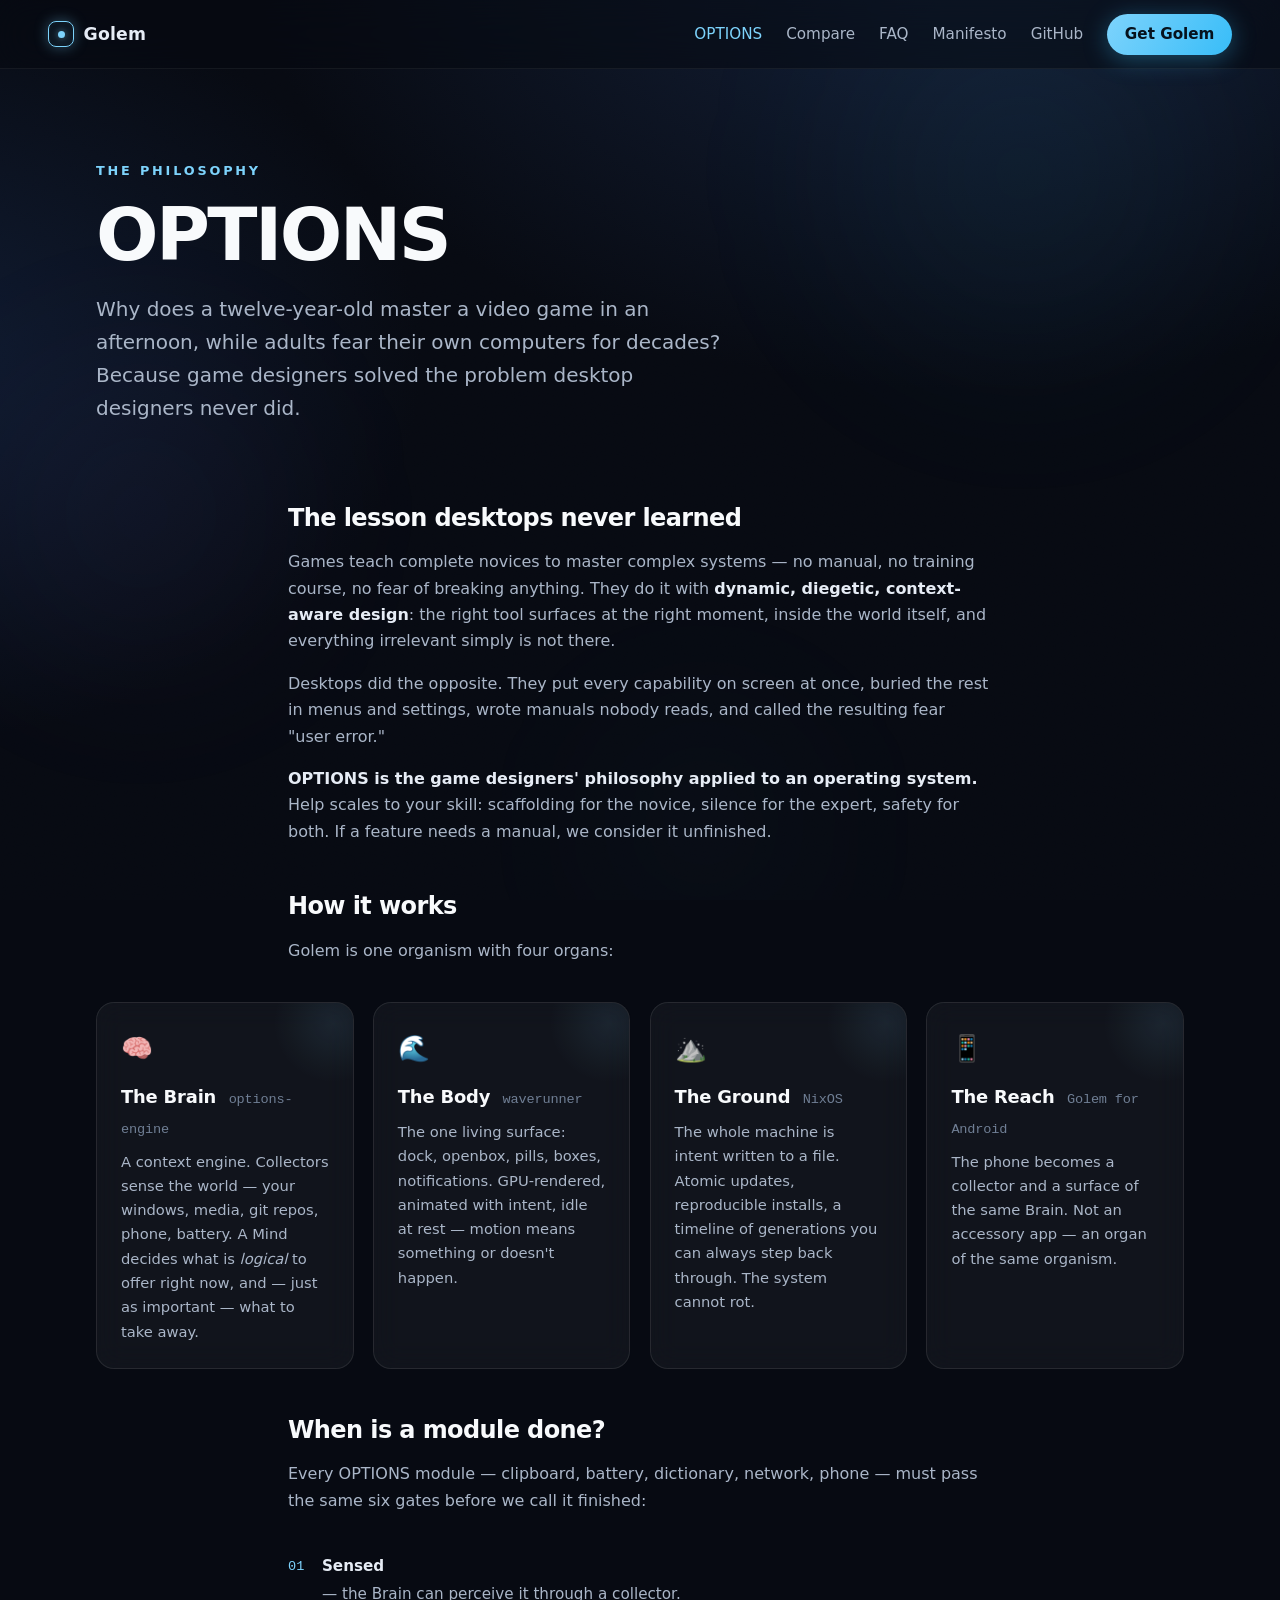
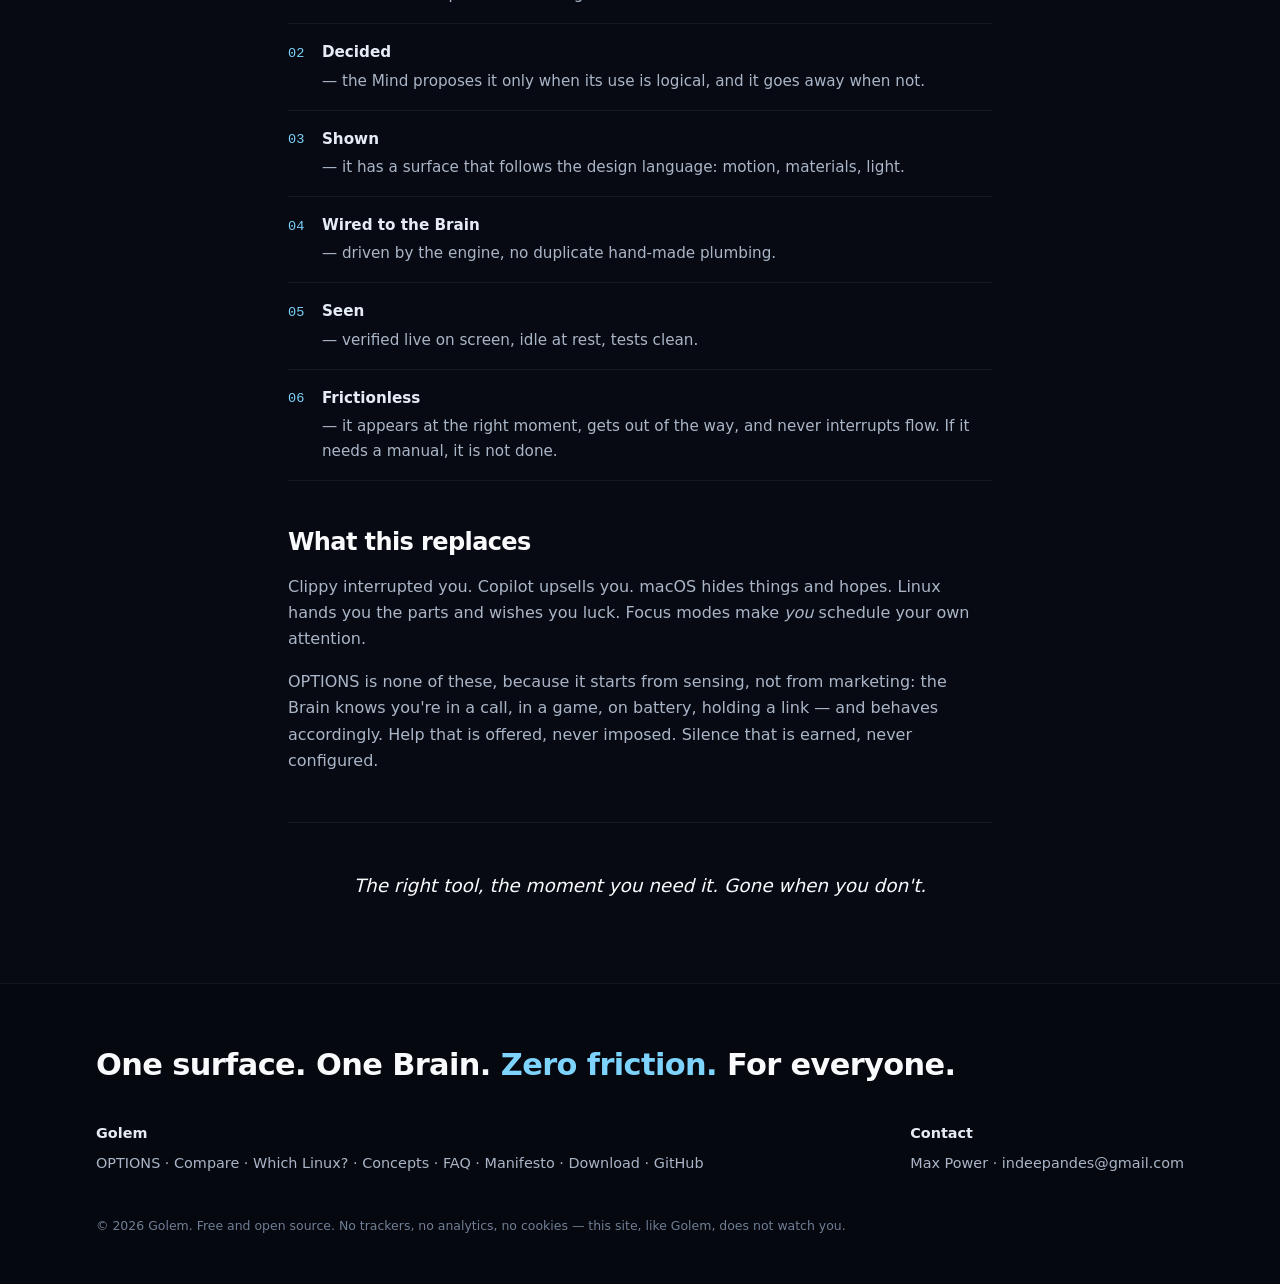
<file: options.html>
<!DOCTYPE html>
<html lang="en">
<head>
  <meta charset="UTF-8" />
  <meta name="viewport" content="width=device-width, initial-scale=1.0" />
  <title>OPTIONS — the philosophy behind Golem</title>
  <meta name="description" content="Game designers taught novices to master complex systems with no manual and no fear. OPTIONS is that philosophy applied to an operating system." />
  <link rel="canonical" href="https://golem-os.com/options.html" />
  <meta property="og:title" content="OPTIONS — the philosophy behind Golem" />
  <meta property="og:description" content="The right tool, the moment you need it. Gone when you don't. How a context engine replaces menus, manuals and fear." />
  <meta property="og:type" content="article" />
  <meta property="og:url" content="https://golem-os.com/options.html" />
  <meta property="og:image" content="https://golem-os.com/assets/og-image.png" />
  <meta property="og:site_name" content="Golem" />
  <meta name="twitter:card" content="summary_large_image" />
  <script type="application/ld+json">
  {
    "@context": "https://schema.org",
    "@type": "TechArticle",
    "headline": "OPTIONS — the design philosophy behind the Golem operating system",
    "description": "OPTIONS is a context engine and design philosophy applied to an operating system: the system senses what the user is doing, surfaces exactly the tool that helps, and removes it when it is no longer relevant. The approach is adapted from video game design, which teaches novices to master complex systems without manuals.",
    "datePublished": "2026-08-31",
    "dateModified": "2026-08-31",
    "inLanguage": "en",
    "author": { "@id": "https://golem-os.com/#max" },
    "publisher": { "@id": "https://golem-os.com/#org" },
    "mainEntityOfPage": { "@type": "WebPage", "@id": "https://golem-os.com/options.html" }
  }
  </script>
  <link rel="icon" href="data:image/svg+xml,%3Csvg xmlns='http://www.w3.org/2000/svg' viewBox='0 0 32 32'%3E%3Crect x='3' y='3' width='26' height='26' rx='8' fill='none' stroke='%237dd3fc' stroke-width='2.5'/%3E%3Ccircle cx='16' cy='16' r='4' fill='%237dd3fc'/%3E%3C/svg%3E" />
  <link rel="stylesheet" href="assets/styles.css" />
  <script type="application/ld+json">
  {
    "@context": "https://schema.org",
    "@graph": [
      {
        "@type": "BreadcrumbList",
        "itemListElement": [
          { "@type": "ListItem", "position": 1, "name": "Golem Linux", "item": "https://golem-os.com/" },
          { "@type": "ListItem", "position": 2, "name": "OPTIONS — the philosophy", "item": "https://golem-os.com/options.html" }
        ]
      },
      {
        "@type": "WebPage",
        "@id": "https://golem-os.com/options.html",
        "url": "https://golem-os.com/options.html",
        "name": "OPTIONS — the philosophy",
        "isPartOf": { "@id": "https://golem-os.com/#website" },
        "about": { "@id": "https://golem-os.com/#golem" },
        "publisher": { "@id": "https://golem-os.com/#org" },
        "inLanguage": "en"
      }
    ]
  }
  </script>
</head>
<body>

  <a class="skip" href="#main">Skip to content</a>

  <div class="substrate" aria-hidden="true">
    <div class="aurora a1"></div>
    <div class="aurora a2"></div>
    <div class="aurora a3"></div>
  </div>

  <nav>
    <a class="brand" href="index.html"><span class="mark" aria-hidden="true"></span>Golem</a>
    <div class="links">
      <a href="options.html" class="active">OPTIONS</a>
      <a href="compare.html">Compare</a>
      <a href="faq.html">FAQ</a>
      <a href="manifesto.html">Manifesto</a>
      <a href="https://github.com/maxpoww/Golem">GitHub</a>
      <a class="btn" href="download.html">Get Golem</a>
    </div>
  </nav>

  <main id="main">
    <section class="page-head">
      <div class="wrap">
        <div class="kicker rv in">The philosophy</div>
        <h1 class="rv in">OPTIONS</h1>
        <p class="lead rv in d1" style="margin-top:1.2rem">Why does a twelve-year-old
        master a video game in an afternoon, while adults fear their own computers
        for decades? Because game designers solved the problem desktop designers
        never did.</p>
      </div>
    </section>

    <section style="padding-top:0">
      <div class="wrap prose">
        <h2 class="rv">The lesson desktops never learned</h2>
        <p class="rv">Games teach complete novices to master complex systems — no manual, no
        training course, no fear of breaking anything. They do it with
        <strong>dynamic, diegetic, context-aware design</strong>: the right tool
        surfaces at the right moment, inside the world itself, and everything
        irrelevant simply is not there.</p>
        <p class="rv">Desktops did the opposite. They put every capability on screen at once,
        buried the rest in menus and settings, wrote manuals nobody reads, and
        called the resulting fear "user error."</p>
        <p class="rv"><strong>OPTIONS is the game designers' philosophy applied to an operating
        system.</strong> Help scales to your skill: scaffolding for the novice,
        silence for the expert, safety for both. If a feature needs a manual, we
        consider it unfinished.</p>

        <h2 class="rv">How it works</h2>
        <p class="rv">Golem is one organism with four organs:</p>
      </div>

      <div class="wrap">
        <div class="anatomy">
          <div class="organ glass rv"><span class="glyph">🧠</span>
            <h3>The Brain <span>options-engine</span></h3>
            <p>A context engine. Collectors sense the world — your windows, media,
            git repos, phone, battery. A Mind decides what is <em>logical</em> to
            offer right now, and — just as important — what to take away.</p>
          </div>
          <div class="organ glass rv d1"><span class="glyph">🌊</span>
            <h3>The Body <span>waverunner</span></h3>
            <p>The one living surface: dock, openbox, pills, boxes, notifications.
            GPU-rendered, animated with intent, idle at rest — motion means
            something or doesn't happen.</p>
          </div>
          <div class="organ glass rv d2"><span class="glyph">⛰️</span>
            <h3>The Ground <span>NixOS</span></h3>
            <p>The whole machine is intent written to a file. Atomic updates,
            reproducible installs, a timeline of generations you can always
            step back through. The system cannot rot.</p>
          </div>
          <div class="organ glass rv d3"><span class="glyph">📱</span>
            <h3>The Reach <span>Golem for Android</span></h3>
            <p>The phone becomes a collector and a surface of the same Brain.
            Not an accessory app — an organ of the same organism.</p>
          </div>
        </div>
      </div>

      <div class="wrap prose">
        <h2 class="rv">When is a module done?</h2>
        <p class="rv">Every OPTIONS module — clipboard, battery, dictionary, network, phone —
        must pass the same six gates before we call it finished:</p>
        <div class="rule-list">
          <div class="rule rv"><div><b>Sensed</b> — the Brain can perceive it through a collector.</div></div>
          <div class="rule rv"><div><b>Decided</b> — the Mind proposes it only when its use is logical, and it goes away when not.</div></div>
          <div class="rule rv"><div><b>Shown</b> — it has a surface that follows the design language: motion, materials, light.</div></div>
          <div class="rule rv"><div><b>Wired to the Brain</b> — driven by the engine, no duplicate hand-made plumbing.</div></div>
          <div class="rule rv"><div><b>Seen</b> — verified live on screen, idle at rest, tests clean.</div></div>
          <div class="rule rv"><div><b>Frictionless</b> — it appears at the right moment, gets out of the way, and never interrupts flow. If it needs a manual, it is not done.</div></div>
        </div>

        <h2 class="rv">What this replaces</h2>
        <p class="rv">Clippy interrupted you. Copilot upsells you. macOS hides things and hopes.
        Linux hands you the parts and wishes you luck. Focus modes make <em>you</em>
        schedule your own attention.</p>
        <p class="rv">OPTIONS is none of these, because it starts from sensing, not from
        marketing: the Brain knows you're in a call, in a game, on battery, holding
        a link — and behaves accordingly. Help that is offered, never imposed.
        Silence that is earned, never configured.</p>

        <hr />
        <p class="close rv">The right tool, the moment you need it. Gone when you don't.</p>
      </div>
    </section>
  </main>

  <footer>
    <div class="foot-wrap">
      <p class="foot-tag">One surface. One Brain. <span>Zero friction.</span> For everyone.</p>
      <div class="foot-cols">
        <div class="col">
          <b>Golem</b>
          <a href="options.html">OPTIONS</a> · <a href="compare.html">Compare</a> ·
          <a href="choose.html">Which Linux?</a> · <a href="concepts.html">Concepts</a> ·
          <a href="faq.html">FAQ</a> ·
          <a href="manifesto.html">Manifesto</a> ·
          <a href="download.html">Download</a> · <a href="https://github.com/maxpoww/Golem">GitHub</a>
        </div>
        <div class="col">
          <b>Contact</b>
          Max Power · <a href="mailto:indeepandes@gmail.com">indeepandes@gmail.com</a>
        </div>
      </div>
      <p class="foot-note">© <span id="yr"></span> Golem. Free and open source.
      No trackers, no analytics, no cookies — this site, like Golem, does not watch you.</p>
    </div>
  </footer>

  <script src="assets/golem.js"></script>
</body>
</html>
</file>
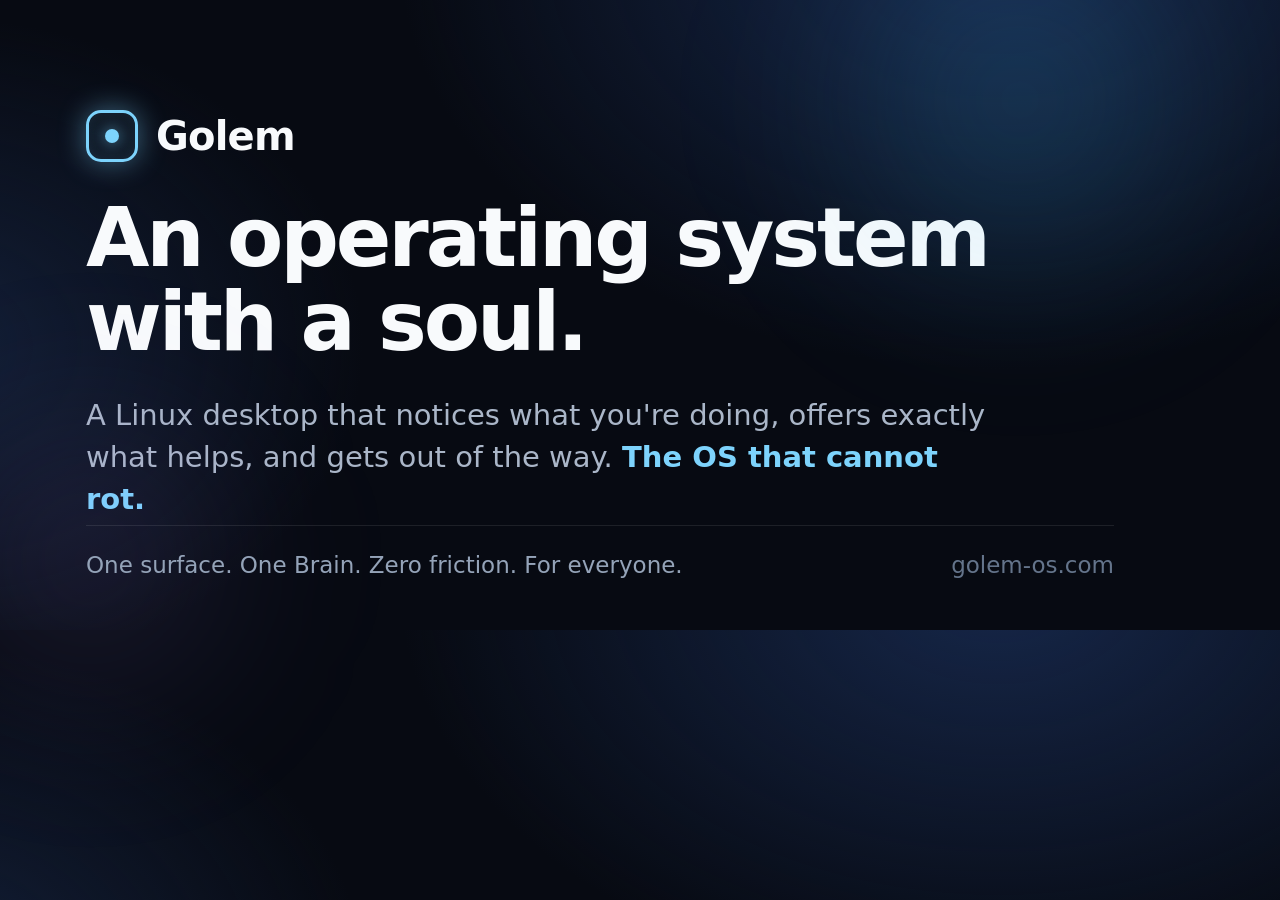
<file: assets/og-card.html>
<!DOCTYPE html>
<html lang="en">
<!-- Source for assets/og-image.png. Regenerate with:
     chromium --headless --disable-gpu --window-size=1200,630 \
       --screenshot=assets/og-image.png assets/og-card.html -->
<head>
  <meta charset="UTF-8" />
  <style>
    * { margin: 0; padding: 0; box-sizing: border-box; }
    body {
      width: 1200px; height: 630px; overflow: hidden; position: relative;
      font-family: system-ui, -apple-system, "Segoe UI", Roboto, sans-serif;
      background: radial-gradient(1000px 700px at 78% -8%, #16274a 0%, transparent 60%),
                  radial-gradient(800px 600px at -6% 55%, #131f38 0%, transparent 55%),
                  #070a12;
      color: #e6ecf5;
      display: flex; flex-direction: column; justify-content: center;
      padding: 0 86px;
    }
    .glow {
      position: absolute; border-radius: 50%; filter: blur(80px);
    }
    .g1 { width: 520px; height: 520px; right: -80px; top: -160px;
          background: radial-gradient(circle, rgba(56,189,248,0.20), transparent 65%); }
    .g2 { width: 420px; height: 420px; left: -120px; bottom: -140px;
          background: radial-gradient(circle, rgba(167,139,250,0.16), transparent 65%); }
    .brand { display: flex; align-items: center; gap: 18px; margin-bottom: 34px; }
    .mark {
      width: 52px; height: 52px; border-radius: 15px;
      border: 3px solid #7dd3fc; position: relative;
      box-shadow: 0 0 28px rgba(125,211,252,0.45), inset 0 0 16px rgba(125,211,252,0.18);
    }
    .mark::after {
      content: ""; position: absolute; inset: 0; margin: auto;
      width: 14px; height: 14px; border-radius: 50%;
      background: #7dd3fc; box-shadow: 0 0 18px #7dd3fc;
    }
    .name { font-size: 40px; font-weight: 800; letter-spacing: -0.02em; color: #f8fafc; }
    h1 {
      font-size: 82px; line-height: 1.02; letter-spacing: -0.038em;
      font-weight: 800; color: #f8fafc; margin-bottom: 30px;
    }
    p { font-size: 29px; color: #aab6c8; line-height: 1.45; max-width: 900px; }
    p b { color: #7dd3fc; font-weight: 600; }
    .foot {
      position: absolute; left: 86px; right: 86px; bottom: 52px;
      display: flex; align-items: center; justify-content: space-between;
      font-size: 23px; color: #64748b;
      border-top: 1px solid rgba(255,255,255,0.09); padding-top: 26px;
    }
    .foot .tag { color: #94a3b8; }
  </style>
</head>
<body>
  <div class="glow g1"></div>
  <div class="glow g2"></div>

  <div class="brand">
    <div class="mark"></div>
    <div class="name">Golem</div>
  </div>

  <h1>An operating system<br />with a soul.</h1>
  <p>A Linux desktop that notices what you're doing, offers exactly what
  helps, and gets out of the way. <b>The OS that cannot rot.</b></p>

  <div class="foot">
    <span class="tag">One surface. One Brain. Zero friction. For everyone.</span>
    <span>golem-os.com</span>
  </div>
</body>
</html>
</file>
<file: assets/styles.css>
/* ─────────────────────────────────────────────────────────────
   Golem — golem-os.com
   One design language: dark substrate, frosted glass, accent
   glow, motion with intent, idle at rest.
   ───────────────────────────────────────────────────────────── */

:root {
  --bg-0: #070a12;
  --bg-1: #0b101d;
  --bg-2: #101827;
  --ink: #e6ecf5;
  --ink-dim: #aab6c8;
  --ink-faint: #707f95;   /* 4.87:1 on --bg-0 — WCAG AA for body text */
  --accent: #7dd3fc;          /* the Shining */
  --accent-deep: #38bdf8;
  --violet: #a78bfa;
  --amber: #fbbf24;
  --red: #f87171;
  --green: #4ade80;
  --glass: rgba(255, 255, 255, 0.045);
  --glass-hi: rgba(255, 255, 255, 0.085);
  --line: rgba(255, 255, 255, 0.09);
  --line-soft: rgba(255, 255, 255, 0.06);
  --radius: 18px;
  --radius-sm: 10px;
  --font: system-ui, -apple-system, "Segoe UI", Roboto, "Inter", sans-serif;
  --mono: ui-monospace, "JetBrains Mono", "Cascadia Code", Menlo, monospace;
  --shadow: 0 24px 70px rgba(0, 0, 0, 0.55);
  --ease: cubic-bezier(0.22, 1, 0.36, 1);
}

* { margin: 0; padding: 0; box-sizing: border-box; }

html { scroll-behavior: smooth; }

body {
  font-family: var(--font);
  background: var(--bg-0);
  color: var(--ink);
  line-height: 1.65;
  overflow-x: hidden;
  -webkit-font-smoothing: antialiased;
}

::selection { background: rgba(125, 211, 252, 0.28); color: #fff; }

/* Keyboard access: skip link + a visible focus ring everywhere */
.skip {
  position: absolute; left: 50%; transform: translate(-50%, -140%);
  z-index: 100; padding: 0.7rem 1.3rem; border-radius: 0 0 12px 12px;
  background: var(--accent); color: #06121d; font-weight: 700;
  transition: transform 0.2s var(--ease);
}
.skip:focus { transform: translate(-50%, 0); text-decoration: none; }

:focus-visible {
  outline: 2px solid var(--accent);
  outline-offset: 3px;
  border-radius: 4px;
}

a { color: var(--accent); text-decoration: none; }
a:hover { text-decoration: underline; text-underline-offset: 3px; }

/* ── Substrate: aurora + grain ──────────────────────────────── */

.substrate {
  position: fixed; inset: 0; z-index: -2; overflow: hidden;
  background:
    radial-gradient(1200px 800px at 75% -10%, #14213a 0%, transparent 60%),
    radial-gradient(1000px 700px at -10% 40%, #101c33 0%, transparent 55%),
    var(--bg-0);
}
.substrate::after {
  content: ""; position: absolute; inset: 0;
  background-image: url("data:image/svg+xml,%3Csvg xmlns='http://www.w3.org/2000/svg' width='160' height='160'%3E%3Cfilter id='n'%3E%3CfeTurbulence type='fractalNoise' baseFrequency='0.9' numOctaves='2'/%3E%3C/filter%3E%3Crect width='160' height='160' filter='url(%23n)' opacity='0.05'/%3E%3C/svg%3E");
  mix-blend-mode: overlay;
}
.aurora {
  position: absolute; border-radius: 50%; filter: blur(90px); opacity: 0.5;
  will-change: transform;
}
.aurora.a1 {
  width: 44vw; height: 44vw; left: 58%; top: -12%;
  background: radial-gradient(circle, rgba(56, 189, 248, 0.16), transparent 65%);
  animation: drift-a 26s var(--ease) infinite alternate;
}
.aurora.a2 {
  width: 38vw; height: 38vw; left: -8%; top: 30%;
  background: radial-gradient(circle, rgba(167, 139, 250, 0.12), transparent 65%);
  animation: drift-b 34s var(--ease) infinite alternate;
}
.aurora.a3 {
  width: 30vw; height: 30vw; left: 40%; top: 70%;
  background: radial-gradient(circle, rgba(125, 211, 252, 0.08), transparent 65%);
  animation: drift-a 42s var(--ease) infinite alternate-reverse;
}
@keyframes drift-a { from { transform: translate3d(0,0,0) scale(1); } to { transform: translate3d(-6vw, 5vh, 0) scale(1.15); } }
@keyframes drift-b { from { transform: translate3d(0,0,0) scale(1); } to { transform: translate3d(5vw, -4vh, 0) scale(0.9); } }

/* ── Nav ────────────────────────────────────────────────────── */

nav {
  position: fixed; top: 0; left: 0; right: 0; z-index: 50;
  display: flex; align-items: center; gap: 1.6rem;
  padding: 0.85rem clamp(1.2rem, 4vw, 3rem);
  background: rgba(7, 10, 18, 0.55);
  backdrop-filter: blur(18px); -webkit-backdrop-filter: blur(18px);
  border-bottom: 1px solid var(--line-soft);
}
.brand {
  display: flex; align-items: center; gap: 0.6rem;
  font-weight: 700; font-size: 1.08rem; letter-spacing: 0.01em; color: var(--ink);
}
.brand:hover { text-decoration: none; }
.mark {
  width: 26px; height: 26px; border-radius: 8px;
  border: 1.5px solid var(--accent);
  position: relative; flex-shrink: 0;
  box-shadow: 0 0 14px rgba(125, 211, 252, 0.35), inset 0 0 8px rgba(125, 211, 252, 0.15);
}
.mark::after {
  content: ""; position: absolute; inset: 0; margin: auto;
  width: 7px; height: 7px; border-radius: 50%;
  background: var(--accent);
  box-shadow: 0 0 10px var(--accent);
  animation: eye 5s ease-in-out infinite;
}
@keyframes eye { 0%, 100% { opacity: 0.85; transform: scale(1);} 50% { opacity: 1; transform: scale(1.18);} }
nav .links { margin-left: auto; display: flex; align-items: center; gap: 1.5rem; }
nav .links a { color: var(--ink-dim); font-size: 0.95rem; }
nav .links a:hover { color: var(--ink); text-decoration: none; }
nav .links a.active { color: var(--accent); }
.btn {
  display: inline-flex; align-items: center; gap: 0.5rem;
  padding: 0.62rem 1.25rem; border-radius: 999px;
  font-weight: 600; font-size: 0.95rem; color: #06121d !important;
  background: linear-gradient(120deg, var(--accent), var(--accent-deep));
  box-shadow: 0 4px 24px rgba(56, 189, 248, 0.35);
  transition: transform 0.25s var(--ease), box-shadow 0.25s var(--ease);
}
.btn:hover { transform: translateY(-2px); box-shadow: 0 8px 32px rgba(56, 189, 248, 0.5); text-decoration: none; }
.btn.ghost {
  background: var(--glass); color: var(--ink) !important;
  border: 1px solid var(--line); box-shadow: none;
  backdrop-filter: blur(10px);
}
.btn.ghost:hover { border-color: rgba(125, 211, 252, 0.4); box-shadow: 0 4px 24px rgba(0,0,0,0.3); }
nav .btn { padding: 0.5rem 1.1rem; }

/* ── Layout primitives ──────────────────────────────────────── */

main { display: block; }
section { padding: clamp(4rem, 9vh, 7.5rem) clamp(1.2rem, 5vw, 3rem); }
.wrap { max-width: 68rem; margin: 0 auto; }
.wrap.narrow { max-width: 46rem; }

.kicker {
  font-size: 0.8rem; font-weight: 700; letter-spacing: 0.22em;
  text-transform: uppercase; color: var(--accent);
  margin-bottom: 1rem;
}
h1 {
  font-size: clamp(2.6rem, 6.5vw, 4.6rem);
  line-height: 1.04; letter-spacing: -0.035em; font-weight: 800;
  color: #f8fafc;
}
h2 {
  font-size: clamp(1.7rem, 3.6vw, 2.6rem);
  line-height: 1.12; letter-spacing: -0.025em; font-weight: 750;
  color: #f8fafc; margin-bottom: 1.1rem;
}
h3 { font-size: 1.12rem; color: #f8fafc; letter-spacing: -0.01em; }
.lead { font-size: clamp(1.05rem, 1.8vw, 1.25rem); color: var(--ink-dim); max-width: 40rem; }
.dim { color: var(--ink-dim); }
.faint { color: var(--ink-faint); }

.glass {
  background: var(--glass);
  border: 1px solid var(--line);
  border-radius: var(--radius);
  backdrop-filter: blur(14px); -webkit-backdrop-filter: blur(14px);
}

/* Scroll reveal */
.rv { opacity: 0; transform: translateY(26px); transition: opacity 0.9s var(--ease), transform 0.9s var(--ease); }
.rv.in { opacity: 1; transform: none; }
.rv.d1 { transition-delay: 0.08s; } .rv.d2 { transition-delay: 0.16s; }
.rv.d3 { transition-delay: 0.24s; } .rv.d4 { transition-delay: 0.32s; }

/* ── Hero ───────────────────────────────────────────────────── */

.hero {
  min-height: 100svh;
  display: flex; flex-direction: column; justify-content: center;
  padding-top: 7rem; gap: 3.5rem;
}
.hero .copy { text-align: center; max-width: 52rem; margin: 0 auto; }
.hero .copy .lead { margin: 1.4rem auto 2.2rem; }
.hero .ctas { display: flex; gap: 1rem; justify-content: center; flex-wrap: wrap; }
.hero .release {
  display: inline-flex; align-items: center; gap: 0.55rem;
  font-size: 0.85rem; color: var(--ink-dim);
  border: 1px solid var(--line); border-radius: 999px;
  padding: 0.35rem 0.95rem; margin-bottom: 1.6rem;
  background: var(--glass);
}
.hero .release .pulse {
  width: 7px; height: 7px; border-radius: 50%; background: var(--green);
  box-shadow: 0 0 8px var(--green);
  animation: eye 3s ease-in-out infinite;
}

/* The living desktop */
.scene { perspective: 1400px; max-width: 62rem; margin: 0 auto; width: 100%; }
.desktop {
  position: relative; aspect-ratio: 16 / 9.6; width: 100%;
  border-radius: 22px; overflow: hidden;
  border: 1px solid var(--line);
  background:
    radial-gradient(140% 110% at 68% 12%, #1b2c4d 0%, #0e1729 48%, #0a101f 100%);
  box-shadow: var(--shadow), 0 0 90px rgba(56, 189, 248, 0.07);
  transform: rotateX(6deg);
  transform-style: preserve-3d;
  transition: transform 0.5s var(--ease);
  will-change: transform;
}
.desktop::before { /* wallpaper glow */
  content: ""; position: absolute; inset: 0;
  background:
    radial-gradient(40% 45% at 30% 75%, rgba(167, 139, 250, 0.12), transparent 70%),
    radial-gradient(45% 50% at 78% 30%, rgba(56, 189, 248, 0.14), transparent 70%);
  animation: wall 18s ease-in-out infinite alternate;
}
@keyframes wall { from { opacity: 0.7; } to { opacity: 1; } }

.g-topbar {
  position: absolute; top: 10px; left: 50%; transform: translateX(-50%);
  display: flex; align-items: center; gap: 0.6rem;
  padding: 0.35rem 0.8rem; border-radius: 999px;
  background: rgba(10, 15, 28, 0.6); border: 1px solid var(--line-soft);
  backdrop-filter: blur(12px);
  font-size: 0.72rem; color: var(--ink-dim); z-index: 3;
}
.g-topbar .sep { width: 1px; height: 12px; background: var(--line); }
.g-pill {
  padding: 0.12rem 0.6rem; border-radius: 999px; font-size: 0.68rem;
  background: rgba(255,255,255,0.06); border: 1px solid transparent;
  color: var(--ink-faint); transition: all 0.5s var(--ease);
  white-space: nowrap; max-width: 40px; overflow: hidden;
}
.g-pill.on {
  color: var(--ink); border-color: rgba(125, 211, 252, 0.35);
  background: rgba(125, 211, 252, 0.1); max-width: 160px;
  box-shadow: 0 0 12px rgba(125, 211, 252, 0.15);
}
.g-bell { position: relative; display: inline-block; width: 14px; height: 14px; }
.g-bell svg { display: block; width: 100%; height: 100%; stroke: var(--ink-dim); transition: stroke 0.4s; }
.d-bellbox .g-bell { width: 18px; height: 18px; }
.g-bell.amber svg { stroke: var(--amber); filter: drop-shadow(0 0 4px rgba(251,191,36,0.7)); }
.g-bell.red svg { stroke: var(--red); filter: drop-shadow(0 0 5px rgba(248,113,113,0.8)); }
.g-bell.beat svg { animation: beat 2s ease-in-out infinite; }
@keyframes beat { 0%,100% { transform: scale(1);} 50% { transform: scale(1.35);} }

.g-dock {
  position: absolute; bottom: 12px; left: 50%; transform: translateX(-50%);
  display: flex; gap: 0.55rem; padding: 0.5rem 0.7rem;
  border-radius: 16px; background: rgba(10, 15, 28, 0.6);
  border: 1px solid var(--line-soft); backdrop-filter: blur(12px); z-index: 3;
}
.g-app {
  width: clamp(22px, 3.2vw, 34px); height: clamp(22px, 3.2vw, 34px);
  border-radius: 9px;
  background: linear-gradient(140deg, var(--tint, #38bdf8) 0%, rgba(255,255,255,0.08) 130%);
  opacity: 0.85; position: relative;
  transition: transform 0.3s var(--ease);
}
.g-app:hover { transform: translateY(-5px) scale(1.08); }
.g-app.running::after {
  content: ""; position: absolute; bottom: -5px; left: 50%;
  transform: translateX(-50%);
  width: 3px; height: 3px; border-radius: 50%; background: var(--accent);
}

/* OPTIONS box inside hero */
.g-obox {
  position: absolute; right: 5%; top: 18%;
  width: min(46%, 300px); z-index: 2;
  border-radius: 14px; padding: 0.9rem;
  background: rgba(13, 20, 36, 0.72); border: 1px solid rgba(125, 211, 252, 0.22);
  backdrop-filter: blur(16px);
  box-shadow: 0 16px 44px rgba(0, 0, 0, 0.45), 0 0 24px rgba(125, 211, 252, 0.08);
  opacity: 0; transform: translateY(14px) scale(0.96);
  transition: opacity 0.6s var(--ease), transform 0.6s var(--ease);
}
.g-obox.show { opacity: 1; transform: none; }
.g-obox .tag {
  font-size: 0.62rem; letter-spacing: 0.18em; text-transform: uppercase;
  color: var(--accent); margin-bottom: 0.5rem; font-weight: 700;
}
.g-card { display: flex; gap: 0.65rem; align-items: flex-start; }
.g-card .thumb {
  width: 52px; height: 52px; border-radius: 10px; flex-shrink: 0;
  background: linear-gradient(140deg, #38bdf8, #a78bfa);
  opacity: 0.9;
}
.g-card .t1 { height: 9px; width: 85%; border-radius: 4px; background: rgba(255,255,255,0.55); margin-bottom: 7px; }
.g-card .t2 { height: 7px; width: 65%; border-radius: 4px; background: rgba(255,255,255,0.22); margin-bottom: 7px; }
.g-card .t3 { height: 7px; width: 45%; border-radius: 4px; background: rgba(255,255,255,0.14); }
.g-obox .row {
  display: flex; gap: 0.5rem; margin-top: 0.8rem;
}
.g-obox .chip {
  font-size: 0.66rem; padding: 0.28rem 0.7rem; border-radius: 999px;
  border: 1px solid var(--line); color: var(--ink-dim);
}
.g-obox .chip.hot { border-color: rgba(125,211,252,0.4); color: var(--accent); }

.hint { text-align: center; font-size: 0.8rem; color: var(--ink-faint); margin-top: 1.1rem; }

/* ── Big statement ──────────────────────────────────────────── */

.statement { text-align: center; }
.statement p {
  font-size: clamp(1.6rem, 4vw, 2.8rem); line-height: 1.25;
  letter-spacing: -0.02em; font-weight: 650; color: #f1f5f9;
  max-width: 56rem; margin: 0 auto;
}
.statement p em { color: var(--accent); font-style: normal; }
.statement .who { margin-top: 1.6rem; font-size: 1.05rem; color: var(--ink-faint); }

/* ── Demo cards ─────────────────────────────────────────────── */

.demos { display: grid; grid-template-columns: repeat(auto-fit, minmax(270px, 1fr)); gap: 1.2rem; margin-top: 2.6rem; }
.demo { padding: 1.3rem; display: flex; flex-direction: column; gap: 1rem; overflow: hidden; }
.demo .stage {
  position: relative; height: 168px; border-radius: var(--radius-sm);
  background: linear-gradient(160deg, #0d1526, #0a101d);
  border: 1px solid var(--line-soft); overflow: hidden;
}
.demo h3 { margin-top: 0.2rem; }
.demo p { font-size: 0.92rem; color: var(--ink-dim); }

/* demo: share card */
.d-url {
  position: absolute; top: 18px; left: 14px; right: 14px;
  font-family: var(--mono); font-size: 0.72rem; color: var(--ink-dim);
  padding: 0.45rem 0.6rem; border-radius: 8px;
  background: rgba(255,255,255,0.04); border: 1px solid var(--line-soft);
  transition: all 0.4s var(--ease); white-space: nowrap; overflow: hidden;
}
.d-url.copied { border-color: rgba(125,211,252,0.5); color: var(--accent); background: rgba(125,211,252,0.07); }
.d-share {
  position: absolute; left: 14px; right: 14px; bottom: 14px;
  border-radius: 10px; padding: 0.7rem;
  background: rgba(16, 24, 42, 0.9); border: 1px solid rgba(125,211,252,0.25);
  display: flex; gap: 0.6rem;
  opacity: 0; transform: translateY(12px) scale(0.97);
  transition: all 0.55s var(--ease);
  box-shadow: 0 10px 30px rgba(0,0,0,0.4);
}
.d-share.show { opacity: 1; transform: none; }
.d-share .thumb { width: 44px; height: 44px; border-radius: 8px; background: linear-gradient(140deg, #38bdf8, #a78bfa); flex-shrink: 0; }
.d-share .lines { flex: 1; padding-top: 3px; }
.d-share .l1 { height: 8px; width: 80%; background: rgba(255,255,255,0.5); border-radius: 4px; margin-bottom: 6px; }
.d-share .l2 { height: 6px; width: 60%; background: rgba(255,255,255,0.2); border-radius: 4px; }

/* demo: battery */
.d-batt {
  position: absolute; top: 16px; left: 14px;
  display: flex; align-items: center; gap: 0.5rem;
  font-family: var(--mono); font-size: 0.85rem; color: var(--ink-dim);
}
.d-batt .shell {
  width: 30px; height: 14px; border: 1.5px solid var(--ink-faint); border-radius: 4px;
  position: relative; padding: 2px;
}
.d-batt .shell::after {
  content: ""; position: absolute; right: -5px; top: 4px;
  width: 3px; height: 6px; border-radius: 1px; background: var(--ink-faint);
}
.d-batt .juice { height: 100%; border-radius: 2px; background: var(--green); width: 60%; transition: all 0.8s var(--ease); }
.d-batt.low .juice { background: var(--amber); }
.d-batt.crit .juice { background: var(--red); }
.d-bellbox { position: absolute; top: 16px; right: 16px; }
.d-notif {
  position: absolute; top: 46px; right: 16px; max-width: 78%;
  font-size: 0.72rem; color: var(--ink); padding: 0.5rem 0.7rem;
  border-radius: 9px; background: rgba(16,24,42,0.92);
  border: 1px solid rgba(248,113,113,0.35);
  opacity: 0; transform: translateY(-8px);
  transition: all 0.5s var(--ease);
}
.d-notif.show { opacity: 1; transform: none; }
.d-suspend {
  position: absolute; inset: 0; display: flex; align-items: center; justify-content: center;
  background: rgba(4, 6, 12, 0.9); font-size: 0.8rem; color: var(--ink-dim);
  letter-spacing: 0.12em; text-transform: uppercase;
  opacity: 0; transition: opacity 0.8s ease;
}
.d-suspend.show { opacity: 1; }

/* demo: dictionary */
.d-word {
  position: absolute; top: 22px; left: 50%; transform: translateX(-50%);
  font-size: 1rem; color: var(--ink); padding: 0.2rem 0.55rem; border-radius: 6px;
  transition: background 0.4s;
}
.d-word.sel { background: rgba(125, 211, 252, 0.25); }
.d-def {
  position: absolute; left: 14px; right: 14px; bottom: 14px;
  border-radius: 10px; padding: 0.7rem 0.85rem;
  background: rgba(16, 24, 42, 0.92); border: 1px solid rgba(125,211,252,0.25);
  opacity: 0; transform: translateY(12px);
  transition: all 0.55s var(--ease);
  font-size: 0.75rem; color: var(--ink-dim);
}
.d-def.show { opacity: 1; transform: none; }
.d-def b { color: var(--accent); font-size: 0.8rem; }
.d-def i { color: var(--ink-faint); }

/* demo: window pills */
.d-pills {
  position: absolute; top: 20px; left: 50%; transform: translateX(-50%);
  display: flex; gap: 0.45rem; align-items: center;
}
.d-win {
  position: absolute; border-radius: 8px; border: 1px solid var(--line);
  background: linear-gradient(160deg, rgba(255,255,255,0.05), rgba(255,255,255,0.015));
  transition: all 0.7s var(--ease); opacity: 0.55;
}
.d-win.front { opacity: 1; border-color: rgba(125,211,252,0.35); box-shadow: 0 10px 26px rgba(0,0,0,0.4); }

/* ── Rollback section ───────────────────────────────────────── */

.rollback { }
.rb-grid { display: grid; grid-template-columns: 1.05fr 1fr; gap: 3rem; align-items: center; margin-top: 1rem; }
@media (max-width: 860px) { .rb-grid { grid-template-columns: 1fr; } }

.rb-demo { padding: 1.4rem; }
.rb-screen {
  position: relative; aspect-ratio: 16/9; border-radius: var(--radius-sm);
  overflow: hidden; border: 1px solid var(--line-soft);
  background: radial-gradient(120% 100% at 70% 20%, #1b2c4d, #0c1322 70%);
}
.rb-screen .deco {
  position: absolute; inset: 0;
  background:
    radial-gradient(35% 40% at 30% 70%, rgba(167,139,250,0.14), transparent 70%),
    radial-gradient(40% 45% at 75% 30%, rgba(56,189,248,0.16), transparent 70%);
}
.rb-screen.broken .deco { animation: glitch-bg 0.5s steps(2) infinite; filter: hue-rotate(120deg) saturate(2); }
.rb-screen.broken::after {
  content: ""; position: absolute; inset: 0;
  background: repeating-linear-gradient(0deg, transparent 0 6px, rgba(248,113,113,0.09) 6px 8px);
  animation: scan 0.4s linear infinite;
}
@keyframes glitch-bg {
  0% { transform: translate(0); } 25% { transform: translate(-6px, 2px); }
  50% { transform: translate(4px, -3px); } 100% { transform: translate(0); }
}
@keyframes scan { from { transform: translateY(0);} to { transform: translateY(8px);} }
.rb-err {
  position: absolute; left: 12%; right: 12%; top: 30%;
  padding: 0.8rem 1rem; border-radius: 10px;
  background: rgba(20, 10, 14, 0.92); border: 1px solid rgba(248,113,113,0.5);
  font-family: var(--mono); font-size: 0.72rem; color: var(--red);
  opacity: 0; transform: scale(0.94); transition: all 0.35s var(--ease);
}
.rb-err.show { opacity: 1; transform: none; }
.rb-heal {
  position: absolute; inset: 0; pointer-events: none;
  background: linear-gradient(105deg, transparent 30%, rgba(125,211,252,0.25) 50%, transparent 70%);
  transform: translateX(-110%);
}
.rb-screen.healing .rb-heal { animation: heal 0.9s var(--ease) forwards; }
@keyframes heal { to { transform: translateX(110%); } }

.rb-timeline {
  display: flex; align-items: center; gap: 0.4rem; margin: 1.1rem 0 1rem;
  font-family: var(--mono); font-size: 0.75rem; color: var(--ink-faint);
  flex-wrap: wrap;
}
.rb-gen {
  padding: 0.3rem 0.75rem; border-radius: 999px;
  border: 1px solid var(--line); transition: all 0.4s var(--ease);
  white-space: nowrap;
}
.rb-gen.now { border-color: rgba(125,211,252,0.5); color: var(--accent); background: rgba(125,211,252,0.08); }
.rb-gen.bad { border-color: rgba(248,113,113,0.55); color: var(--red); background: rgba(248,113,113,0.07); }
.rb-gen.dead { opacity: 0.35; text-decoration: line-through; }
.rb-link { color: var(--ink-faint); }

.rb-actions { display: flex; gap: 0.7rem; flex-wrap: wrap; }
.rb-actions button {
  font: inherit; font-size: 0.9rem; font-weight: 600; cursor: pointer;
  padding: 0.6rem 1.2rem; border-radius: 999px;
  border: 1px solid var(--line); background: var(--glass); color: var(--ink);
  transition: all 0.3s var(--ease);
}
.rb-actions button:hover:not(:disabled) { border-color: rgba(125,211,252,0.4); transform: translateY(-1px); }
.rb-actions button:disabled { opacity: 0.35; cursor: default; }
.rb-actions .danger:hover:not(:disabled) { border-color: rgba(248,113,113,0.5); }
.rb-actions .save {
  background: linear-gradient(120deg, var(--accent), var(--accent-deep));
  color: #06121d; border: none;
}
.rb-actions .save.pulse { animation: savepulse 1.4s ease-in-out infinite; }
@keyframes savepulse {
  0%,100% { box-shadow: 0 0 0 0 rgba(56,189,248,0.5); }
  50% { box-shadow: 0 0 0 12px rgba(56,189,248,0); }
}
.rb-toast {
  margin-top: 1rem; font-size: 0.85rem; min-height: 1.5em;
  color: var(--ink-dim); transition: color 0.4s;
}
.rb-toast.ok { color: var(--green); }
.rb-toast.err { color: var(--red); }

.feature-copy .kicker { margin-bottom: 0.8rem; }
.feature-copy p { color: var(--ink-dim); margin-top: 0.9rem; }
.feature-copy p strong { color: var(--ink); }

/* ── Phone fusion ───────────────────────────────────────────── */

.fusion-grid { display: grid; grid-template-columns: 1fr 1.05fr; gap: 3rem; align-items: center; }
@media (max-width: 860px) { .fusion-grid { grid-template-columns: 1fr; } }

.fusion-stage {
  position: relative; height: 320px; border-radius: var(--radius);
  overflow: visible;
}
.f-phone {
  position: absolute; left: 4%; bottom: 6%;
  width: 118px; height: 232px; border-radius: 22px;
  border: 1.5px solid var(--line); background: linear-gradient(170deg, #101a2e, #0a111f);
  box-shadow: var(--shadow);
  padding: 0.7rem 0.55rem;
}
.f-phone::before {
  content: ""; position: absolute; top: 8px; left: 50%; transform: translateX(-50%);
  width: 34px; height: 5px; border-radius: 3px; background: rgba(255,255,255,0.12);
}
.f-laptop {
  position: absolute; right: 0; top: 6%;
  width: min(62%, 340px); aspect-ratio: 16/10; border-radius: 12px;
  border: 1.5px solid var(--line);
  background: radial-gradient(120% 100% at 70% 15%, #16233d, #0b1220 75%);
  box-shadow: var(--shadow);
}
.f-laptop .f-top {
  position: absolute; top: 7px; left: 50%; transform: translateX(-50%);
  display: flex; gap: 0.4rem; align-items: center;
  padding: 0.22rem 0.6rem; border-radius: 999px;
  background: rgba(10,15,28,0.7); border: 1px solid var(--line-soft);
  font-size: 0.6rem; color: var(--ink-faint);
}
.f-pp {
  display: inline-flex; align-items: center; gap: 4px;
  color: var(--ink-dim);
}
.f-pp .sig { width: 5px; height: 5px; border-radius: 50%; background: var(--green); box-shadow: 0 0 6px var(--green); }
.f-chip {
  position: absolute;
  padding: 0.45rem 0.65rem; border-radius: 10px;
  background: rgba(16,24,42,0.95); border: 1px solid rgba(125,211,252,0.3);
  font-size: 0.66rem; color: var(--ink); box-shadow: 0 10px 26px rgba(0,0,0,0.45);
  opacity: 0; z-index: 5; white-space: nowrap;
}
.f-chip .from { color: var(--ink-faint); font-size: 0.58rem; display: block; }
.f-chip.fly { animation: fly 2.6s var(--ease) forwards; }
@keyframes fly {
  0% { opacity: 0; transform: translate(0, 10px) scale(0.9); }
  14% { opacity: 1; transform: translate(0, 0) scale(1); }
  55% { opacity: 1; transform: translate(0, 0) scale(1); }
  85% { opacity: 1; transform: translate(var(--fly-x, 200px), var(--fly-y, -120px)) scale(0.92); }
  100% { opacity: 0; transform: translate(var(--fly-x, 200px), var(--fly-y, -120px)) scale(0.88); }
}
.f-note { font-size: 0.8rem; color: var(--ink-faint); margin-top: 0.8rem; }
.badge {
  display: inline-block; font-size: 0.7rem; font-weight: 700;
  letter-spacing: 0.14em; text-transform: uppercase;
  color: var(--violet); border: 1px solid rgba(167,139,250,0.35);
  padding: 0.25rem 0.7rem; border-radius: 999px; margin-bottom: 1rem;
}

/* ── Refusals ───────────────────────────────────────────────── */

.refusals { text-align: center; }
.refusals h2 { margin-bottom: 2.2rem; }
.refuse-list { max-width: 44rem; margin: 0 auto; display: flex; flex-direction: column; gap: 0.4rem; }
.refuse {
  font-size: clamp(1.15rem, 2.6vw, 1.7rem); font-weight: 650;
  letter-spacing: -0.015em; color: var(--ink-faint);
  padding: 0.55rem 0; position: relative;
  transition: color 0.6s var(--ease);
}
.refuse::after {
  content: ""; position: absolute; left: 50%; top: 50%;
  transform: translateX(-50%);
  height: 2px; width: 0; background: var(--red); opacity: 0.75;
  transition: width 0.7s var(--ease);
}
.refuse.in { color: var(--ink); }
.refuse.in::after { width: 100%; }
.refuse-close { margin-top: 2.4rem; font-size: 1.05rem; color: var(--ink-dim); }
.refuse-close b { color: var(--accent); }

/* ── Doors ──────────────────────────────────────────────────── */

.doors { display: grid; grid-template-columns: repeat(auto-fit, minmax(240px, 1fr)); gap: 1.2rem; margin-top: 2.4rem; }
.door { padding: 1.6rem; transition: transform 0.35s var(--ease), border-color 0.35s; }
.door:hover { transform: translateY(-5px); border-color: rgba(125,211,252,0.3); }
.door .from { font-size: 0.75rem; letter-spacing: 0.18em; text-transform: uppercase; color: var(--ink-faint); margin-bottom: 0.7rem; font-weight: 700; }
.door h3 { margin-bottom: 0.6rem; }
.door p { font-size: 0.95rem; color: var(--ink-dim); }

/* ── Anatomy (used on /options and home teaser) ─────────────── */

.anatomy { display: grid; grid-template-columns: repeat(auto-fit, minmax(230px, 1fr)); gap: 1.2rem; margin-top: 2.4rem; }
.organ { padding: 1.5rem; position: relative; overflow: hidden; }
.organ .glyph { font-size: 1.6rem; margin-bottom: 0.8rem; display: block; filter: saturate(0.8); }
.organ h3 { margin-bottom: 0.5rem; }
.organ h3 span { color: var(--ink-faint); font-weight: 500; font-size: 0.85rem; font-family: var(--mono); margin-left: 0.4rem; }
.organ p { font-size: 0.92rem; color: var(--ink-dim); }
.organ::before {
  content: ""; position: absolute; top: -40px; right: -40px;
  width: 120px; height: 120px; border-radius: 50%;
  background: radial-gradient(circle, rgba(125,211,252,0.09), transparent 70%);
}

/* ── Open / status ──────────────────────────────────────────── */

.open-grid { display: grid; grid-template-columns: 1fr 1fr; gap: 3rem; align-items: start; }
@media (max-width: 860px) { .open-grid { grid-template-columns: 1fr; } }
.status-line { display: flex; align-items: center; gap: 0.6rem; font-size: 0.9rem; color: var(--ink-dim); margin-top: 1.2rem; }
.status-dot { width: 8px; height: 8px; border-radius: 50%; background: var(--amber); box-shadow: 0 0 8px var(--amber); }

.arc { margin-top: 1rem; }
.arc-step { display: flex; gap: 0.9rem; padding: 0.55rem 0; align-items: baseline; }
.arc-step .id {
  font-family: var(--mono); font-size: 0.78rem; width: 2.6rem; flex-shrink: 0;
  color: var(--ink-faint);
}
.arc-step .id.done { color: var(--green); }
.arc-step .id.doing { color: var(--accent); }
.arc-step .what { font-size: 0.92rem; color: var(--ink-dim); }
.arc-step .what b { color: var(--ink); font-weight: 600; }

/* ── Footer ─────────────────────────────────────────────────── */

footer {
  border-top: 1px solid var(--line-soft);
  padding: 3.5rem clamp(1.2rem, 5vw, 3rem) 3rem;
  background: rgba(5, 7, 13, 0.6);
}
.foot-wrap { max-width: 68rem; margin: 0 auto; }
.foot-tag {
  font-size: clamp(1.3rem, 3vw, 1.9rem); font-weight: 700;
  letter-spacing: -0.02em; color: #f8fafc; margin-bottom: 2rem;
}
.foot-tag span { color: var(--accent); }
.foot-cols { display: flex; flex-wrap: wrap; gap: 2.5rem 4rem; justify-content: space-between; align-items: flex-end; }
.foot-cols .col { font-size: 0.9rem; color: var(--ink-dim); }
.foot-cols .col b { color: var(--ink); display: block; margin-bottom: 0.4rem; }
.foot-cols .col a { color: var(--ink-dim); }
.foot-cols .col a:hover { color: var(--accent); }
.foot-note { margin-top: 2.5rem; font-size: 0.78rem; color: var(--ink-faint); }

/* ── Page (inner pages) ─────────────────────────────────────── */

.page-head { padding-top: 10rem; padding-bottom: 2rem; }
.prose { max-width: 44rem; }
.prose h2 { margin-top: 3rem; font-size: 1.5rem; }
.prose p { margin-top: 1rem; color: var(--ink-dim); }
.prose p strong, .prose li b { color: var(--ink); }
.prose ul { margin: 1rem 0 0 1.2rem; color: var(--ink-dim); }
.prose li { margin-top: 0.55rem; }
.prose hr { border: none; border-top: 1px solid var(--line-soft); margin: 3rem 0; }
.prose .close { font-size: 1.15rem; font-style: italic; color: #f8fafc; text-align: center; }

pre.code {
  margin-top: 1.2rem; padding: 1.1rem 1.2rem; border-radius: var(--radius-sm);
  background: #0a0f1c; border: 1px solid var(--line-soft);
  font-family: var(--mono); font-size: 0.85rem; color: #cde3f5;
  overflow-x: auto; position: relative; line-height: 1.7;
}
pre.code .c { color: var(--ink-faint); }
.copy-btn {
  position: absolute; top: 0.6rem; right: 0.6rem;
  font: inherit; font-size: 0.7rem; cursor: pointer;
  padding: 0.3rem 0.7rem; border-radius: 6px;
  border: 1px solid var(--line); background: var(--glass); color: var(--ink-dim);
  transition: all 0.25s;
}
.copy-btn:hover { color: var(--accent); border-color: rgba(125,211,252,0.4); }

.callout {
  margin-top: 1.6rem; padding: 1.1rem 1.3rem; border-radius: var(--radius-sm);
  border: 1px solid rgba(251, 191, 36, 0.3); background: rgba(251, 191, 36, 0.05);
  font-size: 0.92rem; color: var(--ink-dim);
}
.callout b { color: var(--amber); }
.callout.blue { border-color: rgba(125,211,252,0.3); background: rgba(125,211,252,0.05); }
.callout.blue b { color: var(--accent); }

.rule-list { counter-reset: rule; margin-top: 1.5rem; }
.rule {
  display: flex; gap: 1.1rem; padding: 1rem 0;
  border-bottom: 1px solid var(--line-soft);
}
.rule::before {
  counter-increment: rule; content: counter(rule, decimal-leading-zero);
  font-family: var(--mono); color: var(--accent); font-size: 0.85rem;
  padding-top: 0.15rem;
}
.rule div b { color: var(--ink); display: block; margin-bottom: 0.2rem; }
.rule div { font-size: 0.95rem; color: var(--ink-dim); }

/* ── FAQ questions ──────────────────────────────────────────── */

.prose h3.q {
  margin-top: 2.2rem; font-size: 1.12rem; color: #f8fafc;
  padding-left: 1rem; border-left: 2px solid rgba(125, 211, 252, 0.45);
  line-height: 1.4;
}
.prose h3.q + p { margin-top: 0.7rem; }

/* ── Comparison table ───────────────────────────────────────── */

.table-scroll {
  overflow-x: auto; border-radius: var(--radius);
  border: 1px solid var(--line); background: var(--glass);
  backdrop-filter: blur(14px); -webkit-backdrop-filter: blur(14px);
}
table.cmp {
  border-collapse: collapse; width: 100%; min-width: 54rem;
  font-size: 0.86rem;
}
table.cmp caption {
  caption-side: top; text-align: left; padding: 1rem 1.2rem 0.6rem;
  color: var(--ink-faint); font-size: 0.82rem;
}
table.cmp th, table.cmp td {
  padding: 0.7rem 0.9rem; text-align: left;
  border-bottom: 1px solid var(--line-soft);
  vertical-align: top;
}
table.cmp thead th {
  color: var(--ink); font-weight: 700; font-size: 0.82rem;
  letter-spacing: 0.01em; white-space: nowrap;
  border-bottom: 1px solid var(--line);
  position: sticky; top: 0; background: rgba(11, 16, 29, 0.96);
  backdrop-filter: blur(8px);
}
table.cmp thead th.mine {
  color: var(--accent);
  background: linear-gradient(180deg, rgba(125,211,252,0.14), rgba(11,16,29,0.96));
}
table.cmp tbody th {
  font-weight: 600; color: var(--ink-dim); font-size: 0.85rem;
  min-width: 14rem;
}
table.cmp td { color: var(--ink-faint); white-space: nowrap; }
table.cmp td.mine {
  background: rgba(125, 211, 252, 0.05);
  border-left: 1px solid rgba(125,211,252,0.18);
  border-right: 1px solid rgba(125,211,252,0.18);
  color: var(--ink); font-weight: 600;
}
table.cmp td.good { color: var(--green); }
table.cmp td.mid { color: var(--amber); }
table.cmp td.bad { color: var(--red); }
table.cmp td.mine.good { color: #86efac; }
table.cmp td.mine.bad { color: #fca5a5; }
table.cmp tbody tr:hover td:not(.mine) { background: rgba(255,255,255,0.02); }
table.cmp tbody tr:last-child th, table.cmp tbody tr:last-child td { border-bottom: none; }

/* ── Responsive & motion safety ─────────────────────────────── */

@media (max-width: 640px) {
  nav .links a:not(.btn) { display: none; }
  .hero { padding-top: 6rem; }
  .desktop { transform: none; }
  .g-obox { width: 56%; }
}

@media (prefers-reduced-motion: reduce) {
  *, *::before, *::after {
    animation-duration: 0.001s !important;
    animation-iteration-count: 1 !important;
    transition-duration: 0.15s !important;
  }
  html { scroll-behavior: auto; }
  .rv { opacity: 1; transform: none; }
}
</file>
